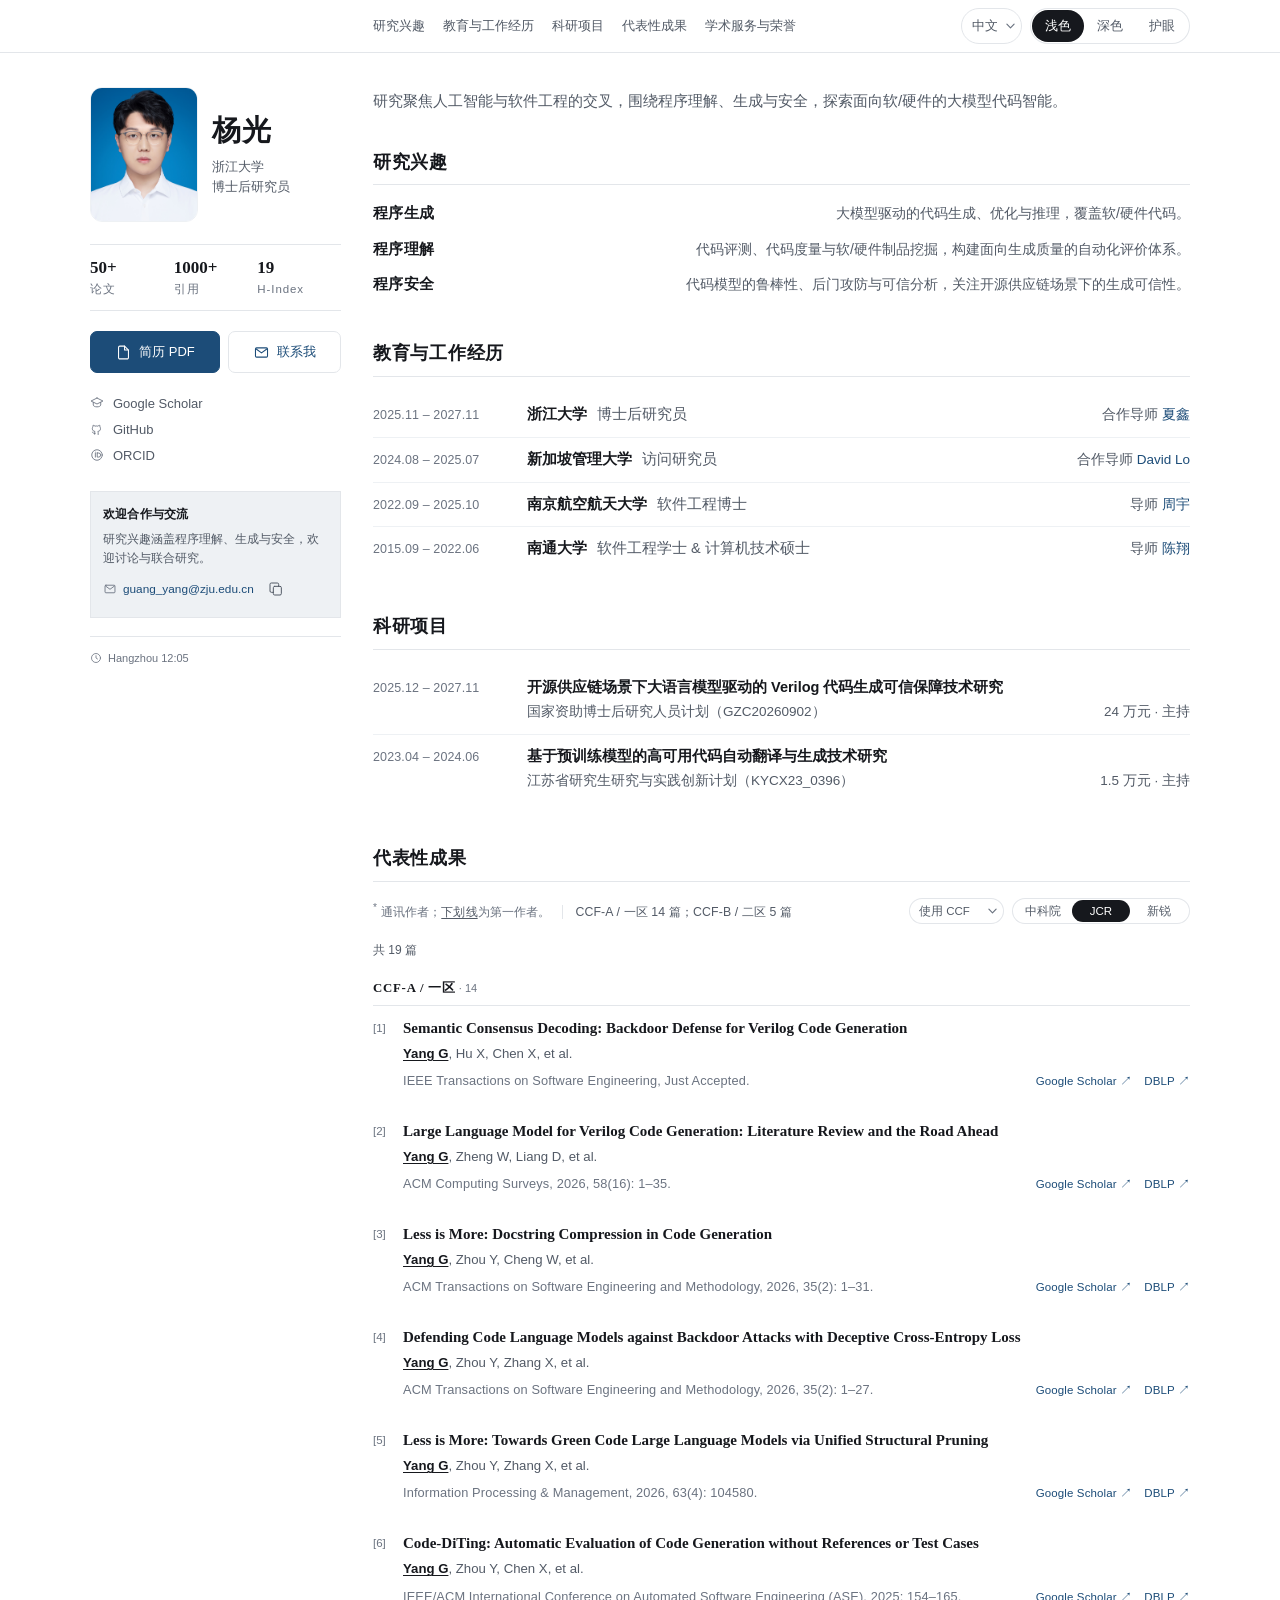
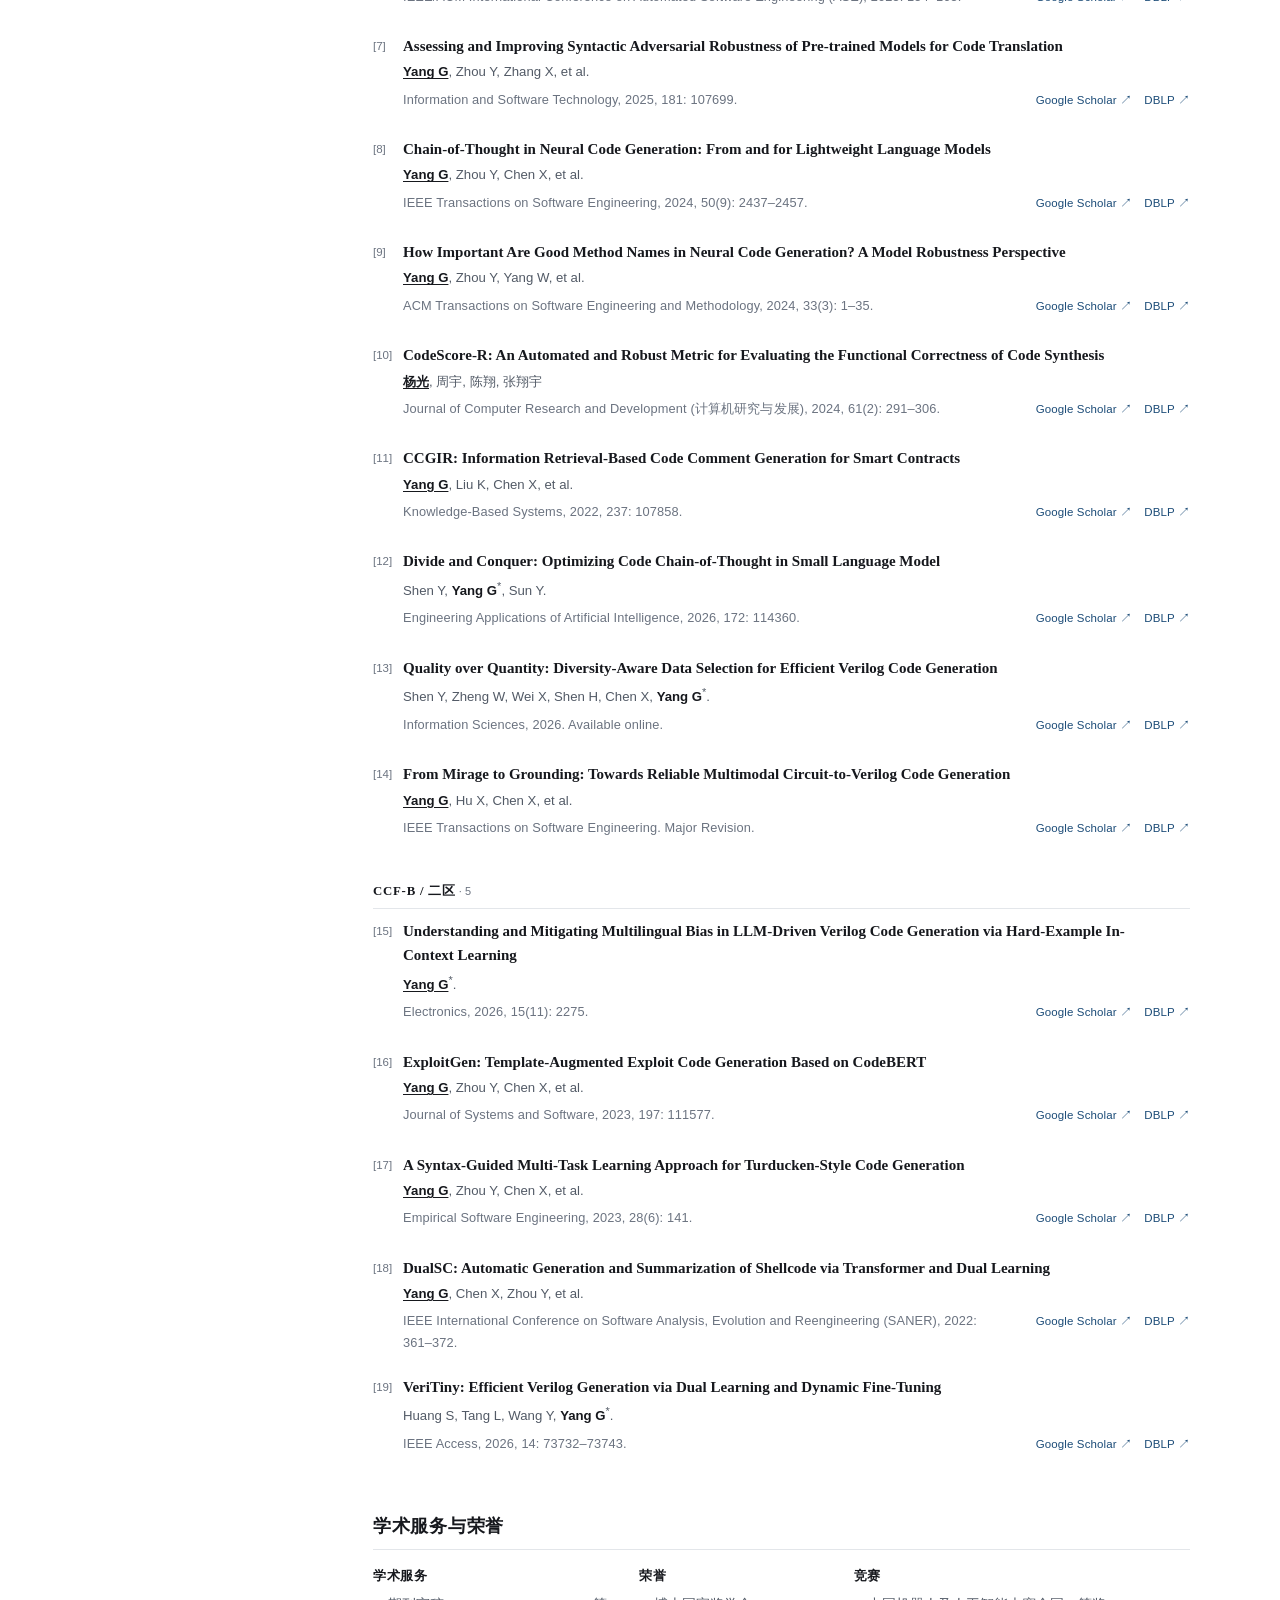
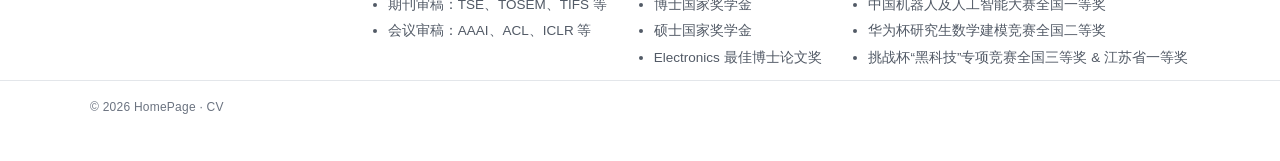
<file: index.html>
<!DOCTYPE html>
<html lang="zh-CN" data-lang="zh" data-theme="light">
<head>
  <meta charset="UTF-8">
  <meta name="viewport" content="width=device-width, initial-scale=1">
  <title>Guang Yang · 杨光</title>
  <meta name="description" content="杨光，浙江大学博士后研究员，研究聚焦人工智能与软件工程的交叉，涵盖程序理解、生成与安全。">
  <meta name="author" content="Guang Yang · 杨光">
  <meta property="og:type" content="profile">
  <meta property="og:title" content="Guang Yang · 杨光">
  <meta property="og:description" content="浙江大学博士后研究员，研究方向包括程序理解、生成与安全。">
  <meta name="twitter:card" content="summary">
  <meta name="twitter:title" content="Guang Yang · 杨光">
  <meta name="twitter:description" content="浙江大学博士后研究员，研究方向包括程序理解、生成与安全。">
  <meta name="theme-color" content="#ffffff">
  <link rel="icon" type="image/svg+xml" href="assets/logo.svg">
  <link rel="stylesheet" href="layui/css/layui.css">
  <link rel="stylesheet" href="assets/style.css">
  <script>
    (function () {
      try {
        var savedTheme = localStorage.getItem('theme');
        var theme = ['light', 'dark', 'eye'].indexOf(savedTheme) !== -1 ? savedTheme :
          (window.matchMedia('(prefers-color-scheme: dark)').matches ? 'dark' : 'light');
        document.documentElement.dataset.theme = theme;

        var lang = localStorage.getItem('lang') || 'zh';
        document.documentElement.dataset.lang = lang;
        document.documentElement.lang = lang === 'zh' ? 'zh-CN' : 'en';
      } catch (e) {}
    })();
  </script>
</head>
<body>
  <header class="topbar">
    <div class="layui-container">
      <div class="layui-row layui-col-space32 topbar-inner">
        <div class="layui-col-xs12 layui-col-md3 topbar-quip">
          <p class="quip" id="quip" hidden></p>
        </div>
        <div class="layui-col-xs12 layui-col-md9 topbar-main">
          <div class="topbar-tools">
            <nav class="content-nav" id="nav" data-i18n-label="nav.label" aria-label="Sections">
              <a href="#research" data-i18n="nav.research">研究兴趣</a>
              <a href="#experience" data-i18n="nav.experience">教育与工作经历</a>
              <a href="#projects" data-i18n="nav.projects">科研项目</a>
              <a href="#publications" data-i18n="nav.publications">代表性成果</a>
              <a href="#service" data-i18n="nav.service">学术服务与荣誉</a>
            </nav>

            <div class="controls">
              <span class="lang-select">
                <select id="lang-toggle" data-i18n-label="lang.label" aria-label="Language">
                  <option value="zh">中文</option>
                  <option value="en">EN</option>
                </select>
                <svg class="lang-caret" viewBox="0 0 10 6" aria-hidden="true">
                  <path d="M1 1l4 4 4-4" fill="none" stroke="currentColor" stroke-width="1.3"
                    stroke-linecap="round" stroke-linejoin="round" />
                </svg>
              </span>

              <div class="theme-switch" role="group" data-i18n-label="theme.label" aria-label="Theme">
                <span class="theme-switch-thumb" aria-hidden="true"></span>
                <button class="theme-option" type="button" data-theme-value="light" aria-pressed="false"
                  data-i18n="theme.light">Light</button>
                <button class="theme-option" type="button" data-theme-value="dark" aria-pressed="false"
                  data-i18n="theme.dark">Dark</button>
                <button class="theme-option" type="button" data-theme-value="eye" aria-pressed="false"
                  data-i18n="theme.eye">护眼</button>
              </div>
            </div>
          </div>
        </div>
      </div>
    </div>
  </header>

  <div class="layui-container">
    <div class="layui-row layui-col-space32 layout">
      <aside class="layui-col-xs12 layui-col-md3 sidebar" id="sidebar" data-i18n-label="profile.label" aria-label="Profile"></aside>

      <main id="main" class="layui-col-xs12 layui-col-md9 content">
        <div id="content-body"></div>
        <p class="load-error" id="load-error" hidden data-i18n="error.load">
          无法加载 data/site.js。请确认它和本页在同一目录。
        </p>
      </main>
    </div>
  </div>

  <footer class="site-footer">
    <div class="layui-container">
      <div class="footer-inner">
        <p id="copyright"></p>
        <p id="updated"></p>
      </div>
    </div>
  </footer>

  <button type="button" class="back-to-top" id="back-to-top" hidden data-i18n-label="navigation.top" aria-label="回到顶部">
    <svg viewBox="0 0 24 24" aria-hidden="true"><path d="m6 13 6-6 6 6M12 7v12" fill="none" stroke="currentColor" stroke-width="1.7" stroke-linecap="round" stroke-linejoin="round"/></svg>
  </button>

  <script src="layui/layui.js"></script>
  <script src="data/site.js"></script>
  <script src="data/profile.js"></script>
  <script src="data/research.js"></script>
  <script src="data/experience.js"></script>
  <script src="data/projects.js"></script>
  <script src="data/publications.js"></script>
  <script src="data/service.js"></script>
  <script src="assets/script.js"></script>
</body>
</html>
</file>
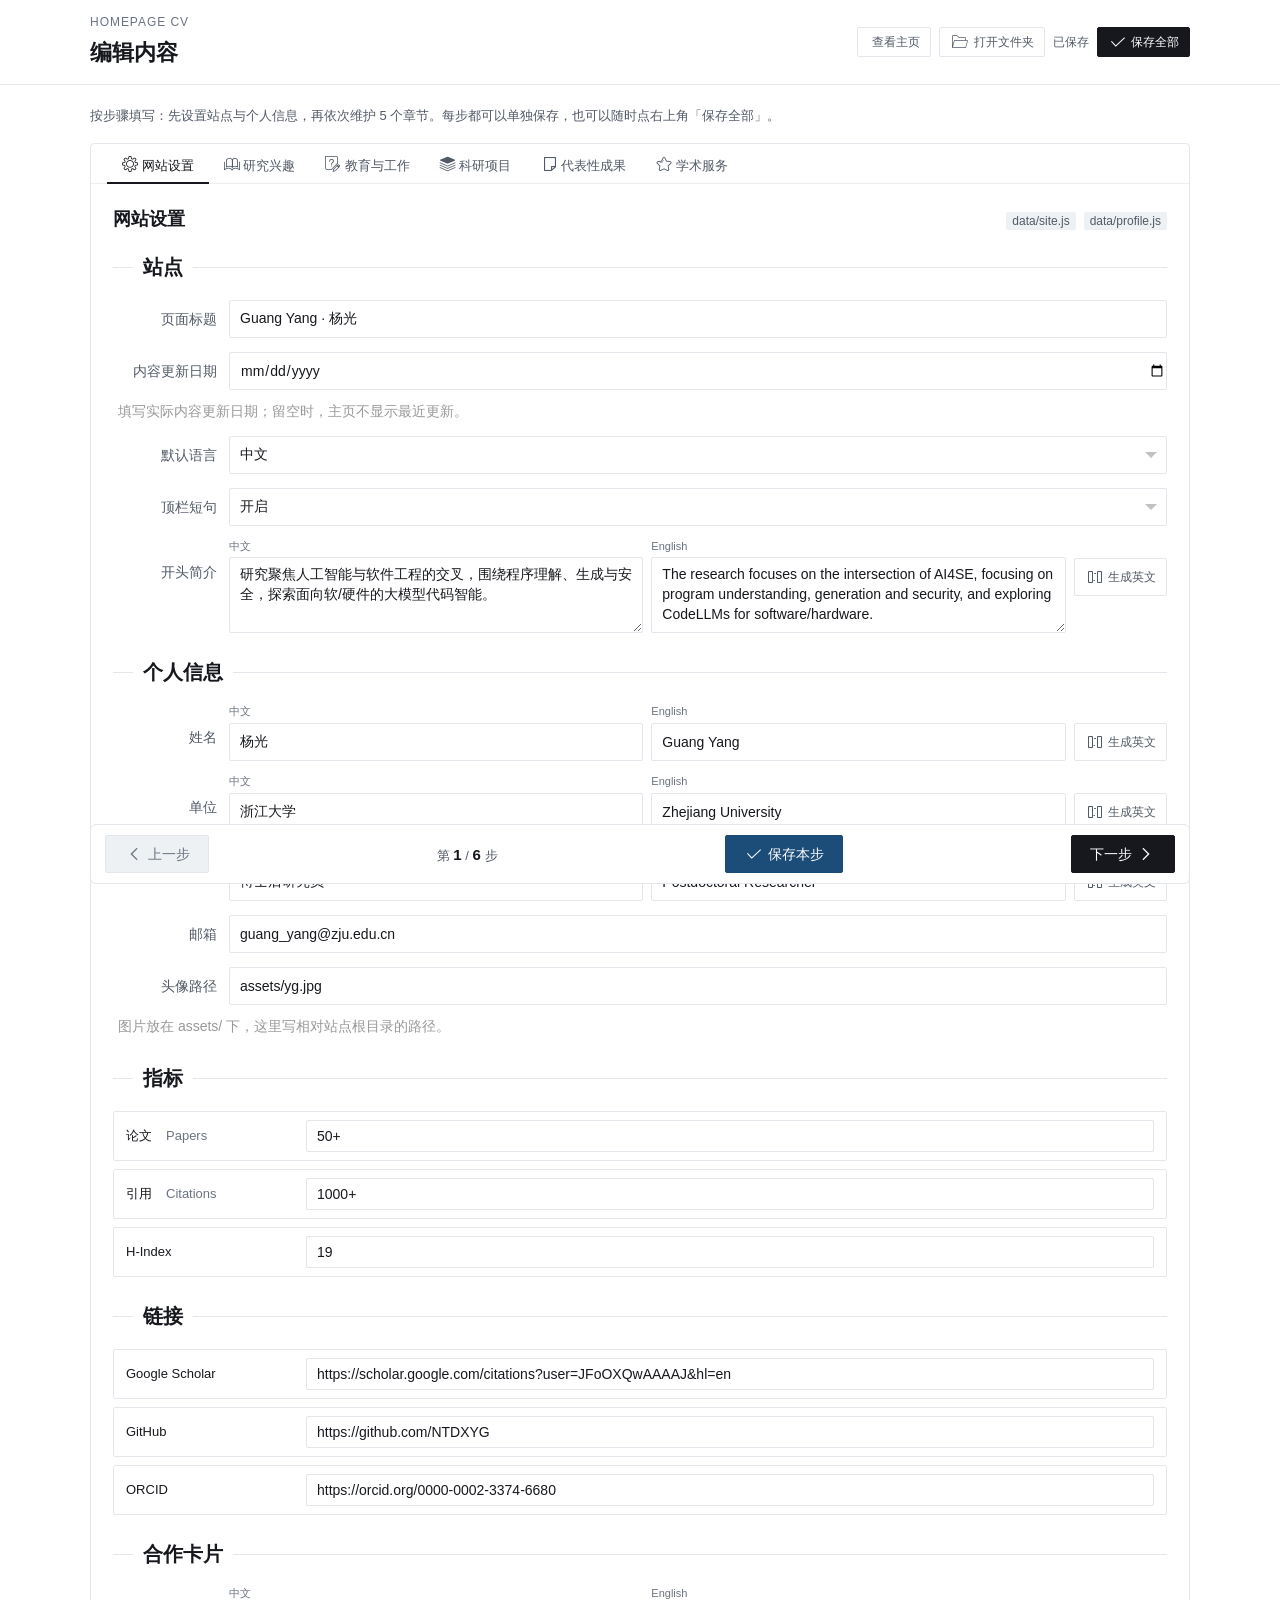
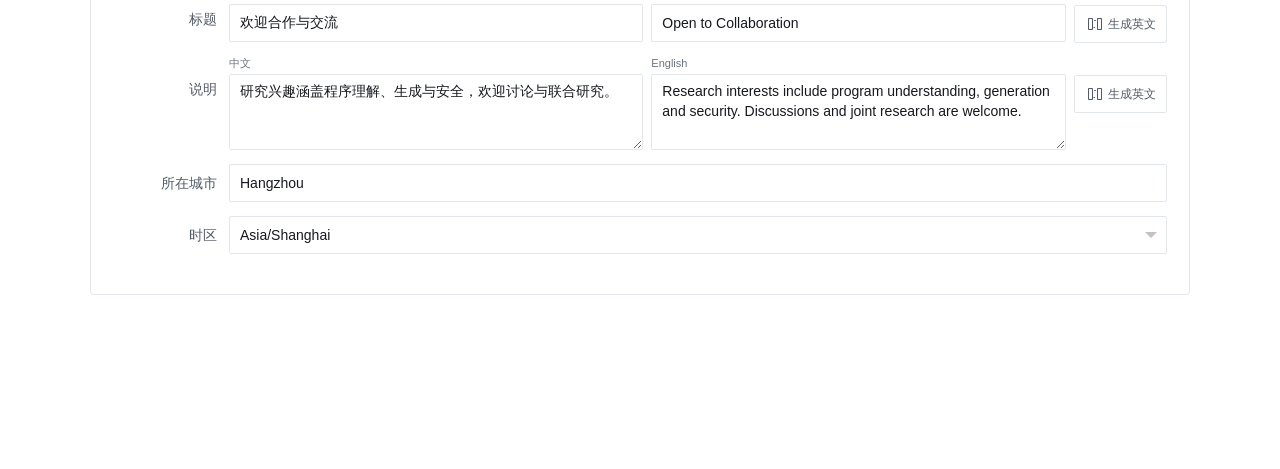
<file: edit.html>
<!DOCTYPE html>
<html lang="zh-CN">
<head>
  <meta charset="UTF-8">
  <meta name="viewport" content="width=device-width, initial-scale=1">
  <title>编辑内容 · Homepage CV</title>
  <link rel="icon" type="image/svg+xml" href="assets/logo.svg">
  <link rel="stylesheet" href="layui/css/layui.css">
  <link rel="stylesheet" href="assets/edit.css">
</head>
<body class="editor">
  <header class="editor-top">
    <div class="editor-top-inner">
      <div>
        <p class="editor-kicker">Homepage CV</p>
        <h1>编辑内容</h1>
      </div>
      <div class="editor-actions">
        <a class="layui-btn layui-btn-primary layui-btn-sm" href="index.html" target="_blank">
          <i class="layui-icon layui-icon-preview"></i> 查看主页
        </a>
        <button type="button" class="layui-btn layui-btn-primary layui-btn-sm" data-action="open-folder">
          <i class="layui-icon layui-icon-folder-open"></i> 打开文件夹
        </button>
        <span class="editor-status" id="editor-status" data-state="saved" aria-live="polite">已保存</span>
        <button type="button" class="layui-btn layui-btn-sm" data-action="save-all">
          <i class="layui-icon layui-icon-ok"></i> 保存全部
        </button>
      </div>
    </div>
  </header>

  <p class="banner layui-elem-quote layui-quote-nm" id="banner" hidden>
    没有读到当前目录的 data/*.js。请确认这些文件和本页在一起，或点「打开文件夹」。
  </p>
  <input id="folder-input" type="file" webkitdirectory multiple hidden>

  <main class="editor-main" id="main">
    <p class="lead">
      按步骤填写：先设置站点与个人信息，再依次维护 5 个章节。每步都可以单独保存，也可以随时点右上角「保存全部」。
    </p>

    <div class="layui-tab layui-tab-brief editor-steps" lay-filter="steps">
      <ul class="layui-tab-title">
        <li class="layui-this"><i class="layui-icon layui-icon-set"></i> 网站设置</li>
        <li><i class="layui-icon layui-icon-read"></i> 研究兴趣</li>
        <li><i class="layui-icon layui-icon-survey"></i> 教育与工作</li>
        <li><i class="layui-icon layui-icon-template-1"></i> 科研项目</li>
        <li><i class="layui-icon layui-icon-file-b"></i> 代表性成果</li>
        <li><i class="layui-icon layui-icon-star"></i> 学术服务</li>
      </ul>

      <div class="layui-tab-content">
        <div class="layui-tab-item layui-show">
          <div class="step-head">
            <h2>网站设置</h2>
            <p class="step-file">
              <span class="layui-badge layui-bg-gray">data/site.js</span>
              <span class="layui-badge layui-bg-gray">data/profile.js</span>
            </p>
          </div>
          <div class="layui-form" lay-filter="editor-site">
            <fieldset class="layui-elem-field layui-field-title">
              <legend>站点</legend>
            </fieldset>
            <div data-body="site"></div>
            <fieldset class="layui-elem-field layui-field-title">
              <legend>个人信息</legend>
            </fieldset>
            <div data-body="profile"></div>
          </div>
        </div>

        <div class="layui-tab-item">
          <div class="step-head">
            <h2>研究兴趣</h2>
            <p class="step-file"><span class="layui-badge layui-bg-gray">data/research.js</span></p>
          </div>
          <div class="layui-form" lay-filter="editor-research" data-body="research"></div>
        </div>

        <div class="layui-tab-item">
          <div class="step-head">
            <h2>教育与工作</h2>
            <p class="step-file"><span class="layui-badge layui-bg-gray">data/experience.js</span></p>
          </div>
          <div class="layui-form" lay-filter="editor-experience" data-body="experience"></div>
        </div>

        <div class="layui-tab-item">
          <div class="step-head">
            <h2>科研项目</h2>
            <p class="step-file"><span class="layui-badge layui-bg-gray">data/projects.js</span></p>
          </div>
          <div class="layui-form" lay-filter="editor-projects" data-body="projects"></div>
        </div>

        <div class="layui-tab-item">
          <div class="step-head">
            <h2>代表性成果</h2>
            <p class="step-file"><span class="layui-badge layui-bg-gray">data/publications.js</span></p>
          </div>
          <div class="layui-form" lay-filter="editor-publications" data-body="publications"></div>
        </div>

        <div class="layui-tab-item">
          <div class="step-head">
            <h2>学术服务</h2>
            <p class="step-file"><span class="layui-badge layui-bg-gray">data/service.js</span></p>
          </div>
          <div class="layui-form" lay-filter="editor-service" data-body="service"></div>
        </div>
      </div>
    </div>

    <div class="editor-pager">
      <button type="button" class="layui-btn layui-btn-primary" data-action="prev-step">
        <i class="layui-icon layui-icon-left"></i> 上一步
      </button>
      <span class="editor-progress">第 <b id="step-now">1</b> / <b id="step-total">6</b> 步</span>
      <button type="button" class="layui-btn layui-btn-normal" data-action="save-step">
        <i class="layui-icon layui-icon-ok"></i> 保存本步
      </button>
      <button type="button" class="layui-btn" data-action="next-step">
        下一步 <i class="layui-icon layui-icon-right"></i>
      </button>
    </div>
  </main>

  <script src="layui/layui.js"></script>
  <script src="data/site.js"></script>
  <script src="data/profile.js"></script>
  <script src="data/research.js"></script>
  <script src="data/experience.js"></script>
  <script src="data/projects.js"></script>
  <script src="data/publications.js"></script>
  <script src="data/service.js"></script>
  <script src="assets/edit.js"></script>
</body>
</html>
</file>
<file: layui/css/layui.css>
blockquote,body,button,dd,div,dl,dt,form,h1,h2,h3,h4,h5,h6,input,li,ol,p,pre,td,textarea,th,ul{margin:0;padding:0;-webkit-tap-highlight-color:rgba(0,0,0,0)}a:active,a:hover{outline:0}img{display:inline-block;border:none;vertical-align:middle}li{list-style:none}table{border-collapse:collapse;border-spacing:0}h1,h2,h3,h4,h5,h6{font-weight:700}h5,h6{font-size:100%}button,input,select,textarea{font-size:100%}button,input,optgroup,option,select,textarea{font-family:inherit;font-size:inherit;font-style:inherit;font-weight:inherit;outline:0}pre{white-space:pre-wrap;word-wrap:break-word}body{line-height:1.6;color:rgba(0,0,0,.85);font-size:14px;font-family:-apple-system,Roboto,'PingFang SC','Helvetica Neue',Arial,sans-serif,'Apple Color Emoji','Segoe UI Emoji','Segoe UI Symbol','Noto Color Emoji'}hr{height:0;line-height:0;margin:10px 0;padding:0;border:none;border-bottom:1px solid #eee;clear:both;overflow:hidden;background:0 0}a{color:#333;text-decoration:none}a cite{font-style:normal}.layui-border-box,.layui-border-box *{box-sizing:border-box}.layui-box,.layui-box *{box-sizing:content-box}.layui-clear{clear:both}.layui-clear:after{content:'\20';clear:both;display:block;height:0}.layui-clear-space{word-spacing:-5px}.layui-inline{position:relative;display:inline-block;vertical-align:middle}.layui-edge{position:relative;display:inline-block;vertical-align:middle;width:0;height:0;border-width:6px;border-style:dashed;border-color:transparent;overflow:hidden}.layui-edge-top{top:-4px;border-bottom-color:#999;border-bottom-style:solid}.layui-edge-right{border-left-color:#999;border-left-style:solid}.layui-edge-bottom{top:2px;border-top-color:#999;border-top-style:solid}.layui-edge-left{border-right-color:#999;border-right-style:solid}.layui-elip,.layui-ellip{text-overflow:ellipsis;overflow:hidden;white-space:nowrap}.layui-disabled,.layui-icon,.layui-unselect{-webkit-user-select:none;-moz-user-select:none;-ms-user-select:none;user-select:none}.layui-disabled,.layui-disabled:hover{color:#d2d2d2!important;cursor:not-allowed!important}.layui-circle{border-radius:100%}.layui-show{display:block!important}.layui-hide{display:none!important}.layui-show-v{visibility:visible!important}.layui-hide-v{visibility:hidden!important}@font-face{font-family:layui-icon;src:url(../font/iconfont.eot?v=293);src:url(../font/iconfont.eot?v=293#iefix) format('embedded-opentype'),url(../font/iconfont.woff2?v=293) format('woff2'),url(../font/iconfont.woff?v=293) format('woff'),url(../font/iconfont.ttf?v=293) format('truetype'),url(../font/iconfont.svg?v=293#layui-icon) format('svg')}.layui-icon{font-family:layui-icon!important;font-size:16px;font-style:normal;-webkit-font-smoothing:antialiased;-moz-osx-font-smoothing:grayscale}.layui-icon-sound:before{content:'\e69d'}.layui-icon-bot:before{content:'\e7d6'}.layui-icon-leaf:before{content:'\e701'}.layui-icon-folder:before{content:'\eabe'}.layui-icon-folder-open:before{content:'\eac1'}.layui-icon-gitee:before{content:'\e69b'}.layui-icon-github:before{content:'\e6a7'}.layui-icon-disabled:before{content:'\e6cc'}.layui-icon-moon:before{content:'\e6c2'}.layui-icon-error:before{content:'\e693'}.layui-icon-success:before{content:'\e697'}.layui-icon-question:before{content:'\e699'}.layui-icon-lock:before{content:'\e69a'}.layui-icon-eye:before{content:'\e695'}.layui-icon-eye-invisible:before{content:'\e696'}.layui-icon-backspace:before{content:'\e694'}.layui-icon-tips-fill:before{content:'\eb2e'}.layui-icon-test:before{content:'\e692'}.layui-icon-clear:before{content:'\e788'}.layui-icon-heart-fill:before{content:'\e68f'}.layui-icon-light:before{content:'\e748'}.layui-icon-music:before{content:'\e690'}.layui-icon-time:before{content:'\e68d'}.layui-icon-ie:before{content:'\e7bb'}.layui-icon-firefox:before{content:'\e686'}.layui-icon-at:before{content:'\e687'}.layui-icon-bluetooth:before{content:'\e689'}.layui-icon-chrome:before{content:'\e68a'}.layui-icon-edge:before{content:'\e68b'}.layui-icon-heart:before{content:'\e68c'}.layui-icon-key:before{content:'\e683'}.layui-icon-android:before{content:'\e684'}.layui-icon-mike:before{content:'\e6dc'}.layui-icon-mute:before{content:'\e685'}.layui-icon-gift:before{content:'\e627'}.layui-icon-windows:before{content:'\e67f'}.layui-icon-ios:before{content:'\e680'}.layui-icon-logout:before{content:'\e682'}.layui-icon-wifi:before{content:'\e7e0'}.layui-icon-rss:before{content:'\e808'}.layui-icon-email:before{content:'\e618'}.layui-icon-reduce-circle:before{content:'\e616'}.layui-icon-transfer:before{content:'\e691'}.layui-icon-service:before{content:'\e626'}.layui-icon-addition:before{content:'\e624'}.layui-icon-subtraction:before{content:'\e67e'}.layui-icon-slider:before{content:'\e714'}.layui-icon-print:before{content:'\e66d'}.layui-icon-export:before{content:'\e67d'}.layui-icon-cols:before{content:'\e610'}.layui-icon-screen-full:before{content:'\e622'}.layui-icon-screen-restore:before{content:'\e758'}.layui-icon-rate-half:before{content:'\e6c9'}.layui-icon-rate-solid:before{content:'\e67a'}.layui-icon-rate:before{content:'\e67b'}.layui-icon-cellphone:before{content:'\e678'}.layui-icon-vercode:before{content:'\e679'}.layui-icon-login-weibo:before{content:'\e675'}.layui-icon-login-qq:before{content:'\e676'}.layui-icon-login-wechat:before{content:'\e677'}.layui-icon-username:before{content:'\e66f'}.layui-icon-password:before{content:'\e673'}.layui-icon-refresh-3:before{content:'\e9aa'}.layui-icon-auz:before{content:'\e672'}.layui-icon-shrink-right:before{content:'\e668'}.layui-icon-spread-left:before{content:'\e66b'}.layui-icon-snowflake:before{content:'\e6b1'}.layui-icon-tips:before{content:'\e702'}.layui-icon-note:before{content:'\e66e'}.layui-icon-senior:before{content:'\e674'}.layui-icon-refresh-1:before{content:'\e666'}.layui-icon-refresh:before{content:'\e669'}.layui-icon-flag:before{content:'\e66c'}.layui-icon-theme:before{content:'\e66a'}.layui-icon-notice:before{content:'\e667'}.layui-icon-console:before{content:'\e665'}.layui-icon-website:before{content:'\e7ae'}.layui-icon-face-surprised:before{content:'\e664'}.layui-icon-set:before{content:'\e716'}.layui-icon-template:before{content:'\e663'}.layui-icon-app:before{content:'\e653'}.layui-icon-template-1:before{content:'\e656'}.layui-icon-home:before{content:'\e68e'}.layui-icon-female:before{content:'\e661'}.layui-icon-male:before{content:'\e662'}.layui-icon-tread:before{content:'\e6c5'}.layui-icon-praise:before{content:'\e6c6'}.layui-icon-rmb:before{content:'\e65e'}.layui-icon-more:before{content:'\e65f'}.layui-icon-camera:before{content:'\e660'}.layui-icon-cart-simple:before{content:'\e698'}.layui-icon-face-cry:before{content:'\e69c'}.layui-icon-face-smile:before{content:'\e6af'}.layui-icon-survey:before{content:'\e6b2'}.layui-icon-read:before{content:'\e705'}.layui-icon-location:before{content:'\e715'}.layui-icon-dollar:before{content:'\e659'}.layui-icon-diamond:before{content:'\e735'}.layui-icon-return:before{content:'\e65c'}.layui-icon-camera-fill:before{content:'\e65d'}.layui-icon-fire:before{content:'\e756'}.layui-icon-more-vertical:before{content:'\e671'}.layui-icon-cart:before{content:'\e657'}.layui-icon-star-fill:before{content:'\e658'}.layui-icon-prev:before{content:'\e65a'}.layui-icon-next:before{content:'\e65b'}.layui-icon-upload:before{content:'\e67c'}.layui-icon-upload-drag:before{content:'\e681'}.layui-icon-user:before{content:'\e770'}.layui-icon-file-b:before{content:'\e655'}.layui-icon-component:before{content:'\e857'}.layui-icon-find-fill:before{content:'\e670'}.layui-icon-loading:before{content:'\e63d'}.layui-icon-loading-1:before{content:'\e63e'}.layui-icon-add-1:before{content:'\e654'}.layui-icon-pause:before{content:'\e651'}.layui-icon-play:before{content:'\e652'}.layui-icon-video:before{content:'\e6ed'}.layui-icon-headset:before{content:'\e6fc'}.layui-icon-voice:before{content:'\e688'}.layui-icon-speaker:before{content:'\e645'}.layui-icon-fonts-del:before{content:'\e64f'}.layui-icon-fonts-html:before{content:'\e64b'}.layui-icon-fonts-code:before{content:'\e64e'}.layui-icon-fonts-strong:before{content:'\e62b'}.layui-icon-unlink:before{content:'\e64d'}.layui-icon-picture:before{content:'\e64a'}.layui-icon-link:before{content:'\e64c'}.layui-icon-face-smile-b:before{content:'\e650'}.layui-icon-align-center:before{content:'\e647'}.layui-icon-align-right:before{content:'\e648'}.layui-icon-align-left:before{content:'\e649'}.layui-icon-fonts-u:before{content:'\e646'}.layui-icon-fonts-i:before{content:'\e644'}.layui-icon-tabs:before{content:'\e62a'}.layui-icon-circle:before{content:'\e63f'}.layui-icon-radio:before{content:'\e643'}.layui-icon-share:before{content:'\e641'}.layui-icon-edit:before{content:'\e642'}.layui-icon-delete:before{content:'\e640'}.layui-icon-engine:before{content:'\e628'}.layui-icon-chart-screen:before{content:'\e629'}.layui-icon-chart:before{content:'\e62c'}.layui-icon-table:before{content:'\e62d'}.layui-icon-tree:before{content:'\e62e'}.layui-icon-upload-circle:before{content:'\e62f'}.layui-icon-templeate-1:before{content:'\e630'}.layui-icon-util:before{content:'\e631'}.layui-icon-layouts:before{content:'\e632'}.layui-icon-prev-circle:before{content:'\e633'}.layui-icon-carousel:before{content:'\e634'}.layui-icon-code-circle:before{content:'\e635'}.layui-icon-water:before{content:'\e636'}.layui-icon-date:before{content:'\e637'}.layui-icon-layer:before{content:'\e638'}.layui-icon-fonts-clear:before{content:'\e639'}.layui-icon-dialogue:before{content:'\e63a'}.layui-icon-cellphone-fine:before{content:'\e63b'}.layui-icon-form:before{content:'\e63c'}.layui-icon-file:before{content:'\e621'}.layui-icon-triangle-r:before{content:'\e623'}.layui-icon-triangle-d:before{content:'\e625'}.layui-icon-set-sm:before{content:'\e620'}.layui-icon-add-circle:before{content:'\e61f'}.layui-icon-layim-download:before{content:'\e61e'}.layui-icon-layim-uploadfile:before{content:'\e61d'}.layui-icon-404:before{content:'\e61c'}.layui-icon-about:before{content:'\e60b'}.layui-icon-layim-theme:before{content:'\e61b'}.layui-icon-down:before{content:'\e61a'}.layui-icon-up:before{content:'\e619'}.layui-icon-circle-dot:before{content:'\e617'}.layui-icon-set-fill:before{content:'\e614'}.layui-icon-search:before{content:'\e615'}.layui-icon-friends:before{content:'\e612'}.layui-icon-group:before{content:'\e613'}.layui-icon-reply-fill:before{content:'\e611'}.layui-icon-menu-fill:before{content:'\e60f'}.layui-icon-face-smile-fine:before{content:'\e60c'}.layui-icon-picture-fine:before{content:'\e60d'}.layui-icon-log:before{content:'\e60e'}.layui-icon-list:before{content:'\e60a'}.layui-icon-release:before{content:'\e609'}.layui-icon-add-circle-fine:before{content:'\e608'}.layui-icon-ok:before{content:'\e605'}.layui-icon-help:before{content:'\e607'}.layui-icon-chat:before{content:'\e606'}.layui-icon-top:before{content:'\e604'}.layui-icon-right:before{content:'\e602'}.layui-icon-left:before{content:'\e603'}.layui-icon-star:before{content:'\e600'}.layui-icon-download-circle:before{content:'\e601'}.layui-icon-close:before{content:'\1006'}.layui-icon-close-fill:before{content:'\1007'}.layui-icon-ok-circle:before{content:'\1005'}.layui-main{position:relative;width:1160px;margin:0 auto}.layui-header{position:relative;z-index:1000;height:60px}.layui-header a:hover{-webkit-transition:all .5s;transition:all .5s}.layui-side{position:fixed;left:0;top:0;bottom:0;z-index:999;width:200px;overflow-x:hidden}.layui-side-scroll{position:relative;width:220px;height:100%;overflow-x:hidden}.layui-body{position:relative;left:200px;right:0;top:0;bottom:0;width:auto;box-sizing:border-box}.layui-layout-body{overflow-x:hidden}.layui-layout-admin .layui-header{position:fixed;top:0;left:0;right:0;background-color:#23292e}.layui-layout-admin .layui-side{top:60px;width:200px;overflow-x:hidden}.layui-layout-admin .layui-body{position:absolute;top:60px;padding-bottom:44px}.layui-layout-admin .layui-main{width:auto;margin:0 15px}.layui-layout-admin .layui-footer{position:fixed;left:200px;right:0;bottom:0;z-index:990;height:44px;line-height:44px;padding:0 15px;box-shadow:-1px 0 4px rgb(0 0 0 / 12%);background-color:#fafafa}.layui-layout-admin .layui-logo{position:absolute;left:0;top:0;width:200px;height:100%;line-height:60px;text-align:center;color:#16baaa;font-size:16px;box-shadow:0 1px 2px 0 rgb(0 0 0 / 15%)}.layui-layout-admin .layui-header .layui-nav{background:0 0}.layui-layout-left{position:absolute!important;left:200px;top:0}.layui-layout-right{position:absolute!important;right:0;top:0}.layui-container{position:relative;margin:0 auto;box-sizing:border-box}.layui-fluid{position:relative;margin:0 auto;padding:0 15px}.layui-row:after,.layui-row:before{content:'';display:block;clear:both}.layui-col-lg1,.layui-col-lg10,.layui-col-lg11,.layui-col-lg12,.layui-col-lg2,.layui-col-lg3,.layui-col-lg4,.layui-col-lg5,.layui-col-lg6,.layui-col-lg7,.layui-col-lg8,.layui-col-lg9,.layui-col-md1,.layui-col-md10,.layui-col-md11,.layui-col-md12,.layui-col-md2,.layui-col-md3,.layui-col-md4,.layui-col-md5,.layui-col-md6,.layui-col-md7,.layui-col-md8,.layui-col-md9,.layui-col-sm1,.layui-col-sm10,.layui-col-sm11,.layui-col-sm12,.layui-col-sm2,.layui-col-sm3,.layui-col-sm4,.layui-col-sm5,.layui-col-sm6,.layui-col-sm7,.layui-col-sm8,.layui-col-sm9,.layui-col-xl1,.layui-col-xl10,.layui-col-xl11,.layui-col-xl12,.layui-col-xl2,.layui-col-xl3,.layui-col-xl4,.layui-col-xl5,.layui-col-xl6,.layui-col-xl7,.layui-col-xl8,.layui-col-xl9,.layui-col-xs1,.layui-col-xs10,.layui-col-xs11,.layui-col-xs12,.layui-col-xs2,.layui-col-xs3,.layui-col-xs4,.layui-col-xs5,.layui-col-xs6,.layui-col-xs7,.layui-col-xs8,.layui-col-xs9{position:relative;display:block;box-sizing:border-box}.layui-col-xs1,.layui-col-xs10,.layui-col-xs11,.layui-col-xs12,.layui-col-xs2,.layui-col-xs3,.layui-col-xs4,.layui-col-xs5,.layui-col-xs6,.layui-col-xs7,.layui-col-xs8,.layui-col-xs9{float:left}.layui-col-xs1{width:8.33333333%}.layui-col-xs2{width:16.66666667%}.layui-col-xs3{width:25%}.layui-col-xs4{width:33.33333333%}.layui-col-xs5{width:41.66666667%}.layui-col-xs6{width:50%}.layui-col-xs7{width:58.33333333%}.layui-col-xs8{width:66.66666667%}.layui-col-xs9{width:75%}.layui-col-xs10{width:83.33333333%}.layui-col-xs11{width:91.66666667%}.layui-col-xs12{width:100%}.layui-col-xs-offset1{margin-left:8.33333333%}.layui-col-xs-offset2{margin-left:16.66666667%}.layui-col-xs-offset3{margin-left:25%}.layui-col-xs-offset4{margin-left:33.33333333%}.layui-col-xs-offset5{margin-left:41.66666667%}.layui-col-xs-offset6{margin-left:50%}.layui-col-xs-offset7{margin-left:58.33333333%}.layui-col-xs-offset8{margin-left:66.66666667%}.layui-col-xs-offset9{margin-left:75%}.layui-col-xs-offset10{margin-left:83.33333333%}.layui-col-xs-offset11{margin-left:91.66666667%}.layui-col-xs-offset12{margin-left:100%}@media screen and (max-width:767.98px){.layui-container{padding:0 15px}.layui-hide-xs{display:none!important}.layui-show-xs-block{display:block!important}.layui-show-xs-inline{display:inline!important}.layui-show-xs-inline-block{display:inline-block!important}}@media screen and (min-width:768px){.layui-container{width:720px}.layui-hide-sm{display:none!important}.layui-show-sm-block{display:block!important}.layui-show-sm-inline{display:inline!important}.layui-show-sm-inline-block{display:inline-block!important}.layui-col-sm1,.layui-col-sm10,.layui-col-sm11,.layui-col-sm12,.layui-col-sm2,.layui-col-sm3,.layui-col-sm4,.layui-col-sm5,.layui-col-sm6,.layui-col-sm7,.layui-col-sm8,.layui-col-sm9{float:left}.layui-col-sm1{width:8.33333333%}.layui-col-sm2{width:16.66666667%}.layui-col-sm3{width:25%}.layui-col-sm4{width:33.33333333%}.layui-col-sm5{width:41.66666667%}.layui-col-sm6{width:50%}.layui-col-sm7{width:58.33333333%}.layui-col-sm8{width:66.66666667%}.layui-col-sm9{width:75%}.layui-col-sm10{width:83.33333333%}.layui-col-sm11{width:91.66666667%}.layui-col-sm12{width:100%}.layui-col-sm-offset1{margin-left:8.33333333%}.layui-col-sm-offset2{margin-left:16.66666667%}.layui-col-sm-offset3{margin-left:25%}.layui-col-sm-offset4{margin-left:33.33333333%}.layui-col-sm-offset5{margin-left:41.66666667%}.layui-col-sm-offset6{margin-left:50%}.layui-col-sm-offset7{margin-left:58.33333333%}.layui-col-sm-offset8{margin-left:66.66666667%}.layui-col-sm-offset9{margin-left:75%}.layui-col-sm-offset10{margin-left:83.33333333%}.layui-col-sm-offset11{margin-left:91.66666667%}.layui-col-sm-offset12{margin-left:100%}}@media screen and (min-width:992px){.layui-container{width:960px}.layui-hide-md{display:none!important}.layui-show-md-block{display:block!important}.layui-show-md-inline{display:inline!important}.layui-show-md-inline-block{display:inline-block!important}.layui-col-md1,.layui-col-md10,.layui-col-md11,.layui-col-md12,.layui-col-md2,.layui-col-md3,.layui-col-md4,.layui-col-md5,.layui-col-md6,.layui-col-md7,.layui-col-md8,.layui-col-md9{float:left}.layui-col-md1{width:8.33333333%}.layui-col-md2{width:16.66666667%}.layui-col-md3{width:25%}.layui-col-md4{width:33.33333333%}.layui-col-md5{width:41.66666667%}.layui-col-md6{width:50%}.layui-col-md7{width:58.33333333%}.layui-col-md8{width:66.66666667%}.layui-col-md9{width:75%}.layui-col-md10{width:83.33333333%}.layui-col-md11{width:91.66666667%}.layui-col-md12{width:100%}.layui-col-md-offset1{margin-left:8.33333333%}.layui-col-md-offset2{margin-left:16.66666667%}.layui-col-md-offset3{margin-left:25%}.layui-col-md-offset4{margin-left:33.33333333%}.layui-col-md-offset5{margin-left:41.66666667%}.layui-col-md-offset6{margin-left:50%}.layui-col-md-offset7{margin-left:58.33333333%}.layui-col-md-offset8{margin-left:66.66666667%}.layui-col-md-offset9{margin-left:75%}.layui-col-md-offset10{margin-left:83.33333333%}.layui-col-md-offset11{margin-left:91.66666667%}.layui-col-md-offset12{margin-left:100%}}@media screen and (min-width:1200px){.layui-container{width:1150px}.layui-hide-lg{display:none!important}.layui-show-lg-block{display:block!important}.layui-show-lg-inline{display:inline!important}.layui-show-lg-inline-block{display:inline-block!important}.layui-col-lg1,.layui-col-lg10,.layui-col-lg11,.layui-col-lg12,.layui-col-lg2,.layui-col-lg3,.layui-col-lg4,.layui-col-lg5,.layui-col-lg6,.layui-col-lg7,.layui-col-lg8,.layui-col-lg9{float:left}.layui-col-lg1{width:8.33333333%}.layui-col-lg2{width:16.66666667%}.layui-col-lg3{width:25%}.layui-col-lg4{width:33.33333333%}.layui-col-lg5{width:41.66666667%}.layui-col-lg6{width:50%}.layui-col-lg7{width:58.33333333%}.layui-col-lg8{width:66.66666667%}.layui-col-lg9{width:75%}.layui-col-lg10{width:83.33333333%}.layui-col-lg11{width:91.66666667%}.layui-col-lg12{width:100%}.layui-col-lg-offset1{margin-left:8.33333333%}.layui-col-lg-offset2{margin-left:16.66666667%}.layui-col-lg-offset3{margin-left:25%}.layui-col-lg-offset4{margin-left:33.33333333%}.layui-col-lg-offset5{margin-left:41.66666667%}.layui-col-lg-offset6{margin-left:50%}.layui-col-lg-offset7{margin-left:58.33333333%}.layui-col-lg-offset8{margin-left:66.66666667%}.layui-col-lg-offset9{margin-left:75%}.layui-col-lg-offset10{margin-left:83.33333333%}.layui-col-lg-offset11{margin-left:91.66666667%}.layui-col-lg-offset12{margin-left:100%}}@media screen and (min-width:1400px){.layui-container{width:1330px}.layui-hide-xl{display:none!important}.layui-show-xl-block{display:block!important}.layui-show-xl-inline{display:inline!important}.layui-show-xl-inline-block{display:inline-block!important}.layui-col-xl1,.layui-col-xl10,.layui-col-xl11,.layui-col-xl12,.layui-col-xl2,.layui-col-xl3,.layui-col-xl4,.layui-col-xl5,.layui-col-xl6,.layui-col-xl7,.layui-col-xl8,.layui-col-xl9{float:left}.layui-col-xl1{width:8.33333333%}.layui-col-xl2{width:16.66666667%}.layui-col-xl3{width:25%}.layui-col-xl4{width:33.33333333%}.layui-col-xl5{width:41.66666667%}.layui-col-xl6{width:50%}.layui-col-xl7{width:58.33333333%}.layui-col-xl8{width:66.66666667%}.layui-col-xl9{width:75%}.layui-col-xl10{width:83.33333333%}.layui-col-xl11{width:91.66666667%}.layui-col-xl12{width:100%}.layui-col-xl-offset1{margin-left:8.33333333%}.layui-col-xl-offset2{margin-left:16.66666667%}.layui-col-xl-offset3{margin-left:25%}.layui-col-xl-offset4{margin-left:33.33333333%}.layui-col-xl-offset5{margin-left:41.66666667%}.layui-col-xl-offset6{margin-left:50%}.layui-col-xl-offset7{margin-left:58.33333333%}.layui-col-xl-offset8{margin-left:66.66666667%}.layui-col-xl-offset9{margin-left:75%}.layui-col-xl-offset10{margin-left:83.33333333%}.layui-col-xl-offset11{margin-left:91.66666667%}.layui-col-xl-offset12{margin-left:100%}}.layui-col-space1{margin:-.5px}.layui-col-space1>*{padding:.5px}.layui-col-space2{margin:-1px}.layui-col-space2>*{padding:1px}.layui-col-space4{margin:-2px}.layui-col-space4>*{padding:2px}.layui-col-space5{margin:-2.5px}.layui-col-space5>*{padding:2.5px}.layui-col-space6{margin:-3px}.layui-col-space6>*{padding:3px}.layui-col-space8{margin:-4px}.layui-col-space8>*{padding:4px}.layui-col-space10{margin:-5px}.layui-col-space10>*{padding:5px}.layui-col-space12{margin:-6px}.layui-col-space12>*{padding:6px}.layui-col-space14{margin:-7px}.layui-col-space14>*{padding:7px}.layui-col-space15{margin:-7.5px}.layui-col-space15>*{padding:7.5px}.layui-col-space16{margin:-8px}.layui-col-space16>*{padding:8px}.layui-col-space18{margin:-9px}.layui-col-space18>*{padding:9px}.layui-col-space20{margin:-10px}.layui-col-space20>*{padding:10px}.layui-col-space22{margin:-11px}.layui-col-space22>*{padding:11px}.layui-col-space24{margin:-12px}.layui-col-space24>*{padding:12px}.layui-col-space25{margin:-12.5px}.layui-col-space25>*{padding:12.5px}.layui-col-space26{margin:-13px}.layui-col-space26>*{padding:13px}.layui-col-space28{margin:-14px}.layui-col-space28>*{padding:14px}.layui-col-space30{margin:-15px}.layui-col-space30>*{padding:15px}.layui-col-space32{margin:-16px}.layui-col-space32>*{padding:16px}.layui-padding-1{padding:4px!important}.layui-padding-2{padding:8px!important}.layui-padding-3{padding:16px!important}.layui-padding-4{padding:32px!important}.layui-padding-5{padding:48px!important}.layui-margin-1{margin:4px!important}.layui-margin-2{margin:8px!important}.layui-margin-3{margin:16px!important}.layui-margin-4{margin:32px!important}.layui-margin-5{margin:48px!important}.layui-btn,.layui-input,.layui-select,.layui-textarea,.layui-upload-button{outline:0;-webkit-appearance:none;-moz-appearance:none;appearance:none;-webkit-transition:all .3s;transition:all .3s;box-sizing:border-box}.layui-elem-quote{margin-bottom:10px;padding:15px;line-height:1.8;border-left:5px solid #16b777;border-radius:0 2px 2px 0;background-color:#fafafa}.layui-quote-nm{border-style:solid;border-width:1px;border-left-width:5px;background:0 0}.layui-elem-field{margin-bottom:10px;padding:0;border-width:1px;border-style:solid}.layui-elem-field legend{margin-left:20px;padding:0 10px;font-size:20px}.layui-field-title{margin:16px 0;border-width:0;border-top-width:1px}.layui-field-box{padding:15px}.layui-field-title .layui-field-box{padding:10px 0}.layui-progress{position:relative;height:6px;border-radius:20px;background-color:#eee}.layui-progress-bar{position:absolute;left:0;top:0;width:0;max-width:100%;height:6px;border-radius:20px;text-align:right;background-color:#16b777;-webkit-transition:all .3s;transition:all .3s}.layui-progress-big,.layui-progress-big .layui-progress-bar{height:18px;line-height:18px}.layui-progress-text{position:relative;top:-20px;line-height:18px;font-size:12px;color:#5f5f5f}.layui-progress-big .layui-progress-text{position:static;padding:0 10px;color:#fff}.layui-collapse{border-width:1px;border-style:solid;border-radius:2px}.layui-colla-content,.layui-colla-item{border-top-width:1px;border-top-style:solid}.layui-colla-item:first-child{border-top:none}.layui-colla-title{position:relative;height:42px;line-height:42px;padding:0 15px 0 35px;color:#333;background-color:#fafafa;cursor:pointer;font-size:14px;overflow:hidden}.layui-colla-content{display:none;padding:10px 15px;line-height:1.6;color:#5f5f5f}.layui-colla-icon{position:absolute;left:15px;top:50%;margin-top:-7px;font-size:14px;line-height:normal;transition:all .2s}.layui-colla-item.layui-show>.layui-colla-title .layui-colla-icon{transform:rotate(90deg)}.layui-colla-item.layui-show>.layui-colla-content{display:block}.layui-card{margin-bottom:15px;border-radius:2px;background-color:#fff;box-shadow:0 1px 2px 0 rgba(0,0,0,.05)}.layui-card:last-child{margin-bottom:0}.layui-card-body,.layui-card-header{position:relative;padding:10px 15px}.layui-card-header{border-bottom:1px solid #f8f8f8;color:#333;border-radius:2px 2px 0 0;font-size:14px}.layui-card-body .layui-table{margin:5px 0}.layui-card .layui-tab{margin:0}.layui-panel{position:relative;border-width:1px;border-style:solid;border-radius:2px;box-shadow:1px 1px 4px rgb(0 0 0 / 8%);background-color:#fff;color:#5f5f5f}.layui-panel-window{position:relative;padding:15px;border-radius:0;border-top:5px solid #eee;background-color:#fff}.layui-auxiliar-moving{position:fixed;left:0;right:0;top:0;bottom:0;width:100%;height:100%;background:0 0;z-index:9999999999;-moz-user-select:none;-webkit-user-select:none;-ms-user-select:none;user-select:none}.layui-scrollbar-hide{overflow:hidden!important}.layui-bg-red{background-color:#ff5722!important;color:#fff!important}.layui-bg-orange{background-color:#ffb800!important;color:#fff!important}.layui-bg-green{background-color:#16baaa!important;color:#fff!important}.layui-bg-cyan{background-color:#2f4056!important;color:#fff!important}.layui-bg-blue{background-color:#1e9fff!important;color:#fff!important}.layui-bg-purple{background-color:#a233c6!important;color:#fff!important}.layui-bg-black{background-color:#2f363c!important;color:#fff!important}.layui-bg-gray{background-color:#fafafa!important;color:#5f5f5f!important}.layui-badge-rim,.layui-border,.layui-colla-content,.layui-colla-item,.layui-collapse,.layui-elem-field,.layui-form-pane .layui-form-item[pane],.layui-form-pane .layui-form-label,.layui-input,.layui-input-split,.layui-panel,.layui-quote-nm,.layui-select,.layui-tab-bar,.layui-tab-card,.layui-tab-title,.layui-tab-title .layui-this:after,.layui-textarea{border-color:#eee}.layui-border{border-width:1px;border-style:solid;color:#5f5f5f!important}.layui-border-red{border-width:1px;border-style:solid;border-color:#ff5722!important;color:#ff5722!important}.layui-border-orange{border-width:1px;border-style:solid;border-color:#ffb800!important;color:#ffb800!important}.layui-border-green{border-width:1px;border-style:solid;border-color:#16baaa!important;color:#16baaa!important}.layui-border-cyan{border-width:1px;border-style:solid;border-color:#2f4056!important;color:#2f4056!important}.layui-border-blue{border-width:1px;border-style:solid;border-color:#1e9fff!important;color:#1e9fff!important}.layui-border-purple{border-width:1px;border-style:solid;border-color:#a233c6!important;color:#a233c6!important}.layui-border-black{border-width:1px;border-style:solid;border-color:#2f363c!important;color:#2f363c!important}hr.layui-border-black,hr.layui-border-blue,hr.layui-border-cyan,hr.layui-border-green,hr.layui-border-orange,hr.layui-border-purple,hr.layui-border-red{border-width:0 0 1px}.layui-timeline-item:before{background-color:#eee}.layui-text{line-height:1.8;font-size:14px}.layui-text h1{margin:32px 0;font-size:32px}.layui-text h2{margin:24px 0;font-size:24px}.layui-text h3{margin:16px 0;font-size:18px}.layui-text h4{margin:11px 0;font-size:16px}.layui-text h5{margin:11px 0;font-size:14px}.layui-text h6{margin:11px 0;font-size:13px}.layui-text p{margin:15px 0}.layui-text p:first-child{margin-top:0}.layui-text p:last-child{margin-bottom:0}.layui-text hr{margin:15px 0}.layui-text ol,.layui-text ul{padding-left:15px}.layui-text ul li{margin-top:5px;list-style-type:disc}.layui-text ol li{margin-top:5px;list-style-type:decimal}.layui-text ol ul>li,.layui-text ul ul>li{list-style-type:disc}.layui-text ol li>p:first-child,.layui-text ul li>p:first-child{margin-top:0;margin-bottom:0}.layui-text :where(a:not(.layui-btn)){color:#01aaed}.layui-text :where(a:not(.layui-btn):hover){text-decoration:underline}.layui-text blockquote:not(.layui-elem-quote){margin:15px 0;padding:5px 15px;border-left:5px solid #eee}.layui-text pre>code:not(.layui-code){display:block;padding:15px;font-family:'Courier New',Consolas,'Lucida Console',monospace}.layui-text-em,.layui-word-aux{color:#999!important;padding-left:5px!important;padding-right:5px!important}.layui-font-12{font-size:12px!important}.layui-font-13{font-size:13px!important}.layui-font-14{font-size:14px!important}.layui-font-16{font-size:16px!important}.layui-font-18{font-size:18px!important}.layui-font-20{font-size:20px!important}.layui-font-22{font-size:22px!important}.layui-font-24{font-size:24px!important}.layui-font-26{font-size:26px!important}.layui-font-28{font-size:28px!important}.layui-font-30{font-size:30px!important}.layui-font-32{font-size:32px!important}.layui-font-red{color:#ff5722!important}.layui-font-orange{color:#ffb800!important}.layui-font-green{color:#16baaa!important}.layui-font-cyan{color:#2f4056!important}.layui-font-blue{color:#01aaed!important}.layui-font-purple{color:#a233c6!important}.layui-font-black{color:#000!important}.layui-font-gray{color:#c2c2c2!important}.layui-btn{display:inline-block;vertical-align:middle;height:38px;line-height:36px;border:1px solid transparent;padding:0 18px;background-color:#16baaa;color:#fff;white-space:nowrap;text-align:center;font-size:14px;border-radius:2px;cursor:pointer;-webkit-user-select:none;-moz-user-select:none;-ms-user-select:none;user-select:none}.layui-btn:hover{opacity:.8;filter:alpha(opacity=80);color:#fff}.layui-btn:active{opacity:1;filter:alpha(opacity=100)}.layui-btn+.layui-btn{margin-left:10px}.layui-btn-container{word-spacing:-5px}.layui-btn-container .layui-btn{margin-right:10px;margin-bottom:10px;word-spacing:normal}.layui-btn-container .layui-btn+.layui-btn{margin-left:0}.layui-table .layui-btn-container .layui-btn{margin-bottom:9px}.layui-btn-radius{border-radius:100px}.layui-btn .layui-icon{padding:0 2px;vertical-align:middle\0;vertical-align:bottom}.layui-btn-primary{border-color:#d2d2d2;background:0 0;color:#5f5f5f}.layui-btn-primary:hover{border-color:#16baaa;color:#333}.layui-btn-normal{background-color:#1e9fff}.layui-btn-warm{background-color:#ffb800}.layui-btn-danger{background-color:#ff5722}.layui-btn-checked{background-color:#16b777}.layui-btn-disabled,.layui-btn-disabled:active,.layui-btn-disabled:hover{border-color:#eee!important;background-color:#fbfbfb!important;color:#d2d2d2!important;cursor:not-allowed!important;opacity:1}.layui-btn-lg{height:44px;line-height:42px;padding:0 25px;font-size:16px}.layui-btn-sm{height:30px;line-height:28px;padding:0 10px;font-size:12px}.layui-btn-xs{height:22px;line-height:20px;padding:0 5px;font-size:12px}.layui-btn-xs i{font-size:12px!important}.layui-btn-group{display:inline-block;vertical-align:middle;font-size:0}.layui-btn-group .layui-btn{margin-left:0!important;margin-right:0!important;border-left:1px solid rgba(255,255,255,.5);border-radius:0}.layui-btn-group .layui-btn-primary{border-left:none}.layui-btn-group .layui-btn-primary:hover{border-color:#d2d2d2;color:#16baaa}.layui-btn-group .layui-btn:first-child{border-left:none;border-radius:2px 0 0 2px}.layui-btn-group .layui-btn-primary:first-child{border-left:1px solid #d2d2d2}.layui-btn-group .layui-btn:last-child{border-radius:0 2px 2px 0}.layui-btn-group .layui-btn+.layui-btn{margin-left:0}.layui-btn-group+.layui-btn-group{margin-left:10px}.layui-btn-fluid{width:100%}.layui-input,.layui-select,.layui-textarea{height:38px;line-height:1.3;line-height:38px\9;border-width:1px;border-style:solid;background-color:#fff;color:rgba(0,0,0,.85);border-radius:2px}.layui-input::-webkit-input-placeholder,.layui-select::-webkit-input-placeholder,.layui-textarea::-webkit-input-placeholder{line-height:1.3}.layui-input,.layui-textarea{display:block;width:100%;padding-left:10px}.layui-input:hover,.layui-textarea:hover{border-color:#d2d2d2!important}.layui-input:focus,.layui-textarea:focus{border-color:#16b777!important;box-shadow:0 0 0 3px rgba(22,183,119,.08)}.layui-textarea{position:relative;min-height:100px;height:auto;line-height:20px;padding:6px 10px;resize:vertical}.layui-input[disabled],.layui-textarea[disabled]{background-color:#fafafa}.layui-select{padding:0 10px}.layui-form input[type=checkbox],.layui-form input[type=radio],.layui-form select{display:none}.layui-form [lay-ignore]{display:initial}.layui-form-item{position:relative;margin-bottom:15px;clear:both}.layui-form-item:after{content:'\20';clear:both;display:block;height:0}.layui-form-label{position:relative;float:left;display:block;padding:9px 15px;width:80px;font-weight:400;line-height:20px;text-align:right}.layui-form-label-col{display:block;float:none;padding:9px 0;line-height:20px;text-align:left}.layui-form-item .layui-inline{margin-bottom:5px;margin-right:10px}.layui-input-block,.layui-input-inline{position:relative}.layui-input-block{margin-left:110px;min-height:36px}.layui-input-inline{display:inline-block;vertical-align:middle}.layui-form-item .layui-input-inline{float:left;width:190px;margin-right:10px}.layui-form-text .layui-input-inline{width:auto}.layui-form-mid{position:relative;float:left;display:block;padding:9px 0!important;line-height:20px;margin-right:10px}.layui-form-danger+.layui-form-select .layui-input,.layui-form-danger:focus{border-color:#ff5722!important;box-shadow:0 0 0 3px rgba(255,87,34,.08)}.layui-input-prefix,.layui-input-split,.layui-input-suffix,.layui-input-suffix .layui-input-affix{position:absolute;right:0;top:0;padding:0 10px;width:35px;height:100%;text-align:center;transition:all .3s;box-sizing:border-box}.layui-input-prefix{left:0;border-radius:2px 0 0 2px}.layui-input-suffix{right:0;border-radius:0 2px 2px 0}.layui-input-split{border-width:1px;border-style:solid}.layui-input-prefix .layui-icon,.layui-input-split .layui-icon,.layui-input-suffix .layui-icon{position:relative;font-size:16px;color:#5f5f5f;transition:all .3s}.layui-input-group{position:relative;display:table;box-sizing:border-box}.layui-input-group>*{display:table-cell;vertical-align:middle;position:relative}.layui-input-group .layui-input{padding-right:15px}.layui-input-group>.layui-input-prefix{width:auto;border-right:0}.layui-input-group>.layui-input-suffix{width:auto;border-left:0}.layui-input-group .layui-input-split{white-space:nowrap}.layui-input-wrap{position:relative;line-height:38px}.layui-input-wrap .layui-input{padding-right:35px}.layui-input-wrap .layui-input::-ms-clear,.layui-input-wrap .layui-input::-ms-reveal{display:none}.layui-input-wrap .layui-input-prefix+.layui-input,.layui-input-wrap .layui-input-prefix~* .layui-input{padding-left:35px}.layui-input-wrap .layui-input-split+.layui-input,.layui-input-wrap .layui-input-split~* .layui-input{padding-left:45px}.layui-input-wrap .layui-input-prefix~.layui-form-select{position:static}.layui-input-wrap .layui-input-prefix,.layui-input-wrap .layui-input-split,.layui-input-wrap .layui-input-suffix{pointer-events:none}.layui-input-wrap .layui-input:hover+.layui-input-split{border-color:#d2d2d2}.layui-input-wrap .layui-input:focus+.layui-input-split{border-color:#16b777}.layui-input-wrap .layui-input.layui-form-danger:focus+.layui-input-split{border-color:#ff5722}.layui-input-wrap .layui-input-prefix.layui-input-split{border-width:0;border-right-width:1px}.layui-input-wrap .layui-input-suffix.layui-input-split{border-width:0;border-left-width:1px}.layui-input-affix{line-height:38px}.layui-input-suffix .layui-input-affix{right:auto;left:-35px}.layui-input-affix .layui-icon{color:rgba(0,0,0,.8);pointer-events:auto!important;cursor:pointer}.layui-input-affix .layui-icon-clear{color:rgba(0,0,0,.3)}.layui-input-affix .layui-icon:hover{color:rgba(0,0,0,.6)}.layui-input-wrap .layui-input-number{width:24px;padding:0}.layui-input-wrap .layui-input-number .layui-icon{position:absolute;right:0;width:100%;height:50%;line-height:normal;font-size:12px}.layui-input-wrap .layui-input-number .layui-icon:before{position:absolute;left:50%;top:50%;margin-top:-6px;margin-left:-6px}.layui-input-wrap .layui-input-number .layui-icon-up{top:0;border-bottom:1px solid #eee}.layui-input-wrap .layui-input-number .layui-icon-down{bottom:0}.layui-input-wrap .layui-input-number .layui-icon:hover{font-weight:700}.layui-input-wrap .layui-input[type=number]::-webkit-inner-spin-button,.layui-input-wrap .layui-input[type=number]::-webkit-outer-spin-button{-webkit-appearance:none!important}.layui-input-wrap .layui-input[type=number]{-moz-appearance:textfield;-webkit-appearance:textfield;appearance:textfield}.layui-input-wrap .layui-input.layui-input-number-invalid,.layui-input-wrap .layui-input.layui-input-number-out-of-range{color:#ff5722}.layui-form-select{position:relative;color:#5f5f5f}.layui-form-select .layui-input{padding-right:30px;cursor:pointer}.layui-form-select .layui-edge{position:absolute;right:10px;top:50%;margin-top:-3px;cursor:pointer;border-width:6px;border-top-color:#c2c2c2;border-top-style:solid;-webkit-transition:all .3s;transition:all .3s}.layui-form-select dl{display:none;position:absolute;left:0;top:42px;padding:5px 0;z-index:899;min-width:100%;border:1px solid #eee;max-height:300px;overflow-y:auto;background-color:#fff;border-radius:2px;box-shadow:1px 1px 4px rgb(0 0 0 / 8%);box-sizing:border-box}.layui-form-select dl dd,.layui-form-select dl dt{padding:0 10px;line-height:36px;white-space:nowrap;overflow:hidden;text-overflow:ellipsis}.layui-form-select dl dt{font-size:12px;color:#999}.layui-form-select dl dd{cursor:pointer}.layui-form-select dl dd:hover{background-color:#f8f8f8;-webkit-transition:.5s all;transition:.5s all}.layui-form-select .layui-select-group dd{padding-left:20px}.layui-form-select dl dd.layui-select-tips{padding-left:10px!important;color:#999}.layui-form-select dl dd.layui-this{background-color:#f8f8f8;color:#16b777;font-weight:700}.layui-form-select dl dd.layui-disabled{background-color:#fff}.layui-form-selected dl{display:block}.layui-form-selected .layui-edge{margin-top:-9px;-webkit-transform:rotate(180deg);transform:rotate(180deg)}.layui-form-selected .layui-edge{margin-top:-3px\0}:root .layui-form-selected .layui-edge{margin-top:-9px\0/IE9}.layui-form-selectup dl{top:auto;bottom:42px}.layui-select-none{margin:5px 0;text-align:center;color:#999}.layui-select-panel-wrap{position:absolute;z-index:99999999}.layui-select-panel-wrap dl{position:relative;display:block;top:0}.layui-select-disabled .layui-disabled{border-color:#eee!important}.layui-select-disabled .layui-edge{border-top-color:#d2d2d2}.layui-form-checkbox{position:relative;display:inline-block;vertical-align:middle;height:30px;line-height:30px;margin-right:10px;padding-right:30px;background-color:#fff;cursor:pointer;font-size:0;-webkit-transition:.1s linear;transition:.1s linear;box-sizing:border-box}.layui-form-checkbox>*{display:inline-block;vertical-align:middle}.layui-form-checkbox>div{padding:0 11px;font-size:14px;border-radius:2px 0 0 2px;background-color:#d2d2d2;color:#fff;overflow:hidden;white-space:nowrap;text-overflow:ellipsis}.layui-form-checkbox>div>.layui-icon{line-height:normal}.layui-form-checkbox:hover>div{background-color:#c2c2c2}.layui-form-checkbox>i{position:absolute;right:0;top:0;width:30px;height:100%;border:1px solid #d2d2d2;border-left:none;border-radius:0 2px 2px 0;color:#fff;color:rgba(255,255,255,0);font-size:20px;text-align:center;box-sizing:border-box}.layui-form-checkbox:hover>i{border-color:#c2c2c2;color:#c2c2c2}.layui-form-checked,.layui-form-checked:hover{border-color:#16b777}.layui-form-checked:hover>div,.layui-form-checked>div{background-color:#16b777}.layui-form-checked:hover>i,.layui-form-checked>i{color:#16b777}.layui-form-item .layui-form-checkbox{margin-top:4px}.layui-form-checkbox.layui-checkbox-disabled>div{background-color:#eee!important}.layui-form [lay-checkbox]{display:none}.layui-form-checkbox[lay-skin=primary]{height:auto!important;line-height:normal!important;min-width:18px;min-height:18px;border:none!important;margin-right:0;padding-left:24px;padding-right:0;background:0 0}.layui-form-checkbox[lay-skin=primary]>div{margin-top:-1px;padding-left:0;padding-right:15px;line-height:18px;background:0 0;color:#5f5f5f}.layui-form-checkbox[lay-skin=primary]>i{right:auto;left:0;width:16px;height:16px;line-height:14px;border:1px solid #d2d2d2;font-size:12px;border-radius:2px;background-color:#fff;-webkit-transition:.1s linear;transition:.1s linear}.layui-form-checkbox[lay-skin=primary]:hover>i{border-color:#16b777;color:#fff}.layui-form-checked[lay-skin=primary]>i{border-color:#16b777!important;background-color:#16b777;color:#fff}.layui-checkbox-disabled[lay-skin=primary]>div{background:0 0!important}.layui-form-checked.layui-checkbox-disabled[lay-skin=primary]>i{background:#eee!important;border-color:#eee!important}.layui-checkbox-disabled[lay-skin=primary]:hover>i{border-color:#d2d2d2}.layui-form-item .layui-form-checkbox[lay-skin=primary]{margin-top:10px}.layui-form-checkbox[lay-skin=primary]>.layui-icon-indeterminate{border-color:#16b777;background-color:#fff}.layui-form-checkbox[lay-skin=primary]>.layui-icon-indeterminate:before{content:'';display:inline-block;vertical-align:middle;position:relative;width:50%;height:1px;margin:-1px auto 0;background-color:#16b777}.layui-form-switch{position:relative;display:inline-block;vertical-align:middle;height:24px;line-height:22px;min-width:44px;padding:0 5px;margin-top:8px;border:1px solid #d2d2d2;border-radius:20px;cursor:pointer;box-sizing:border-box;background-color:#fff;-webkit-transition:.1s linear;transition:.1s linear}.layui-form-switch>i{position:absolute;left:5px;top:3px;width:16px;height:16px;border-radius:20px;background-color:#d2d2d2;-webkit-transition:.1s linear;transition:.1s linear}.layui-form-switch>div{position:relative;top:0;margin-left:21px;padding:0!important;text-align:center!important;color:#999!important;font-style:normal!important;font-size:12px}.layui-form-onswitch{border-color:#16b777;background-color:#16b777}.layui-form-onswitch>i{left:100%;margin-left:-21px;background-color:#fff}.layui-form-onswitch>div{margin-left:0;margin-right:21px;color:#fff!important}.layui-form-checkbox[lay-skin=none] *,.layui-form-radio[lay-skin=none] *{box-sizing:border-box}.layui-form-checkbox[lay-skin=none],.layui-form-radio[lay-skin=none]{position:relative;min-height:20px;margin:0;padding:0;height:auto;line-height:normal}.layui-form-checkbox[lay-skin=none]>div,.layui-form-radio[lay-skin=none]>div{position:relative;top:0;left:0;cursor:pointer;z-index:10;color:inherit;background-color:inherit}.layui-form-checkbox[lay-skin=none]>i,.layui-form-radio[lay-skin=none]>i{display:none}.layui-form-checkbox[lay-skin=none].layui-checkbox-disabled>div,.layui-form-radio[lay-skin=none].layui-radio-disabled>div{cursor:not-allowed}.layui-checkbox-disabled{border-color:#eee!important}.layui-checkbox-disabled>div{color:#c2c2c2!important}.layui-checkbox-disabled>i{border-color:#eee!important}.layui-checkbox-disabled:hover>i{color:#fff!important}.layui-form-checkbox[lay-skin=tag].layui-form-checked.layui-checkbox-disabled>i{color:#c2c2c2}.layui-form-checkbox[lay-skin=tag].layui-form-checked.layui-checkbox-disabled:hover>i{color:#c2c2c2!important}.layui-form-radio{display:inline-block;vertical-align:middle;line-height:28px;margin:6px 10px 0 0;padding-right:10px;cursor:pointer;font-size:0}.layui-form-radio>*{display:inline-block;vertical-align:middle;font-size:14px}.layui-form-radio>i{margin-right:8px;font-size:22px;color:#c2c2c2}.layui-form-radio:hover>*,.layui-form-radioed,.layui-form-radioed>i{color:#16b777}.layui-radio-disabled>i{color:#eee!important}.layui-radio-disabled>*{color:#c2c2c2!important}.layui-form [lay-radio]{display:none}.layui-form-pane .layui-form-label{width:110px;padding:8px 15px;height:38px;line-height:20px;border-width:1px;border-style:solid;border-radius:2px 0 0 2px;text-align:center;background-color:#fafafa;overflow:hidden;white-space:nowrap;text-overflow:ellipsis;box-sizing:border-box}.layui-form-pane .layui-input-inline{margin-left:-1px}.layui-form-pane .layui-input-block{margin-left:110px;left:-1px}.layui-form-pane .layui-input{border-radius:0 2px 2px 0}.layui-form-pane .layui-form-text .layui-form-label{float:none;width:100%;border-radius:2px;box-sizing:border-box;text-align:left}.layui-form-pane .layui-form-text .layui-input-inline{display:block;margin:0;top:-1px;clear:both}.layui-form-pane .layui-form-text .layui-input-block{margin:0;left:0;top:-1px}.layui-form-pane .layui-form-text .layui-textarea{min-height:100px;border-radius:0 0 2px 2px}.layui-form-pane .layui-form-checkbox{margin:4px 0 4px 10px}.layui-form-pane .layui-form-radio,.layui-form-pane .layui-form-switch{margin-top:6px;margin-left:10px}.layui-form-pane .layui-form-item[pane]{position:relative;border-width:1px;border-style:solid}.layui-form-pane .layui-form-item[pane] .layui-form-label{position:absolute;left:0;top:0;height:100%;border-width:0;border-right-width:1px}.layui-form-pane .layui-form-item[pane] .layui-input-inline{margin-left:110px}@media screen and (max-width:450px){.layui-form-item .layui-form-label{text-overflow:ellipsis;overflow:hidden;white-space:nowrap}.layui-form-item .layui-inline{display:block;margin-right:0;margin-bottom:20px;clear:both}.layui-form-item .layui-inline:after{content:'\20';clear:both;display:block;height:0}.layui-form-item .layui-input-inline{display:block;float:none;left:-3px;width:auto!important;margin:0 0 10px 112px}.layui-form-item .layui-input-inline+.layui-form-mid{margin-left:110px;top:-5px;padding:0}.layui-form-item .layui-form-checkbox{margin-right:5px;margin-bottom:5px}}.layui-laypage{display:inline-block;vertical-align:middle;margin:10px 0;font-size:0}.layui-laypage>a:first-child,.layui-laypage>a:first-child em{border-radius:2px 0 0 2px}.layui-laypage>a:last-child,.layui-laypage>a:last-child em{border-radius:0 2px 2px 0}.layui-laypage>:first-child{margin-left:0!important}.layui-laypage>:last-child{margin-right:0!important}.layui-laypage a,.layui-laypage button,.layui-laypage input,.layui-laypage select,.layui-laypage span{border:1px solid #eee}.layui-laypage a,.layui-laypage span{display:inline-block;vertical-align:middle;padding:0 15px;height:28px;line-height:28px;margin:0 -1px 5px 0;background-color:#fff;color:#333;font-size:12px}.layui-laypage a[data-page]{color:#333}.layui-laypage a{text-decoration:none!important;cursor:pointer}.layui-laypage a:hover{color:#16baaa}.layui-laypage em{font-style:normal}.layui-laypage .layui-laypage-spr{color:#999;font-weight:700}.layui-laypage .layui-laypage-curr{position:relative}.layui-laypage .layui-laypage-curr em{position:relative;color:#fff}.layui-laypage .layui-laypage-curr .layui-laypage-em{position:absolute;left:-1px;top:-1px;padding:1px;width:100%;height:100%;background-color:#16baaa}.layui-laypage-em{border-radius:2px}.layui-laypage-next em,.layui-laypage-prev em{font-family:Sim sun;font-size:16px}.layui-laypage .layui-laypage-count,.layui-laypage .layui-laypage-limits,.layui-laypage .layui-laypage-refresh,.layui-laypage .layui-laypage-skip{margin-left:10px;margin-right:10px;padding:0;border:none}.layui-laypage .layui-laypage-limits,.layui-laypage .layui-laypage-refresh{vertical-align:top}.layui-laypage .layui-laypage-refresh i{font-size:18px;cursor:pointer}.layui-laypage select{height:22px;padding:3px;border-radius:2px;cursor:pointer}.layui-laypage .layui-laypage-skip{height:30px;line-height:30px;color:#999}.layui-laypage button,.layui-laypage input{height:30px;line-height:30px;border-radius:2px;vertical-align:top;background-color:#fff;box-sizing:border-box}.layui-laypage input{display:inline-block;width:40px;margin:0 10px;padding:0 3px;text-align:center;transition:none}.layui-laypage input:focus,.layui-laypage select:focus{border-color:#16baaa!important}.layui-laypage button{margin-left:10px;padding:0 10px;cursor:pointer}.layui-flow-more{margin:10px 0;text-align:center;color:#999;font-size:14px;clear:both}.layui-flow-more a{height:32px;line-height:32px}.layui-flow-more a *{display:inline-block;vertical-align:top}.layui-flow-more a cite{padding:0 20px;border-radius:3px;background-color:#eee;color:#333;font-style:normal}.layui-flow-more a cite:hover{opacity:.8}.layui-flow-more a i{font-size:30px;color:#737383}.layui-table{width:100%;margin:10px 0;background-color:#fff;color:#5f5f5f}.layui-table tr{-webkit-transition:all .3s;transition:all .3s}.layui-table th{text-align:left;font-weight:600}.layui-table-mend{background-color:#fff}.layui-table-click,.layui-table-hover,.layui-table[lay-even] tbody tr:nth-child(even){background-color:#f8f8f8}.layui-table-checked{background-color:#dbfbf0}.layui-table-checked.layui-table-click,.layui-table-checked.layui-table-hover,.layui-table[lay-even] tbody tr:nth-child(even).layui-table-checked{background-color:#abf8dd}.layui-table-disabled-transition *,.layui-table-disabled-transition :after,.layui-table-disabled-transition :before{-webkit-transition:none!important;-moz-transition:none!important;-o-transition:none!important;-ms-transition:none!important;transition:none!important}.layui-table td,.layui-table th,.layui-table-col-set,.layui-table-fixed-r,.layui-table-grid-down,.layui-table-header,.layui-table-mend,.layui-table-page,.layui-table-tips-main,.layui-table-tool,.layui-table-total,.layui-table-view,.layui-table[lay-skin=line],.layui-table[lay-skin=row]{border-width:1px;border-style:solid;border-color:#eee}.layui-table td,.layui-table th{position:relative;padding:9px 15px;min-height:20px;line-height:20px;font-size:14px}.layui-table[lay-skin=line] td,.layui-table[lay-skin=line] th{border-width:0;border-bottom-width:1px}.layui-table[lay-skin=row] td,.layui-table[lay-skin=row] th{border-width:0;border-right-width:1px}.layui-table[lay-skin=nob] td,.layui-table[lay-skin=nob] th{border:none}.layui-table img{max-width:100px}.layui-table[lay-size=lg] td,.layui-table[lay-size=lg] th{padding-top:15px;padding-right:30px;padding-bottom:15px;padding-left:30px}.layui-table-view .layui-table[lay-size=lg] .layui-table-cell{height:50px;line-height:40px}.layui-table[lay-size=sm] td,.layui-table[lay-size=sm] th{padding-top:5px;padding-right:10px;padding-bottom:5px;padding-left:10px;font-size:12px}.layui-table-view .layui-table[lay-size=sm] .layui-table-cell{height:30px;line-height:20px;padding-top:5px;padding-left:11px;padding-right:11px}.layui-table[lay-data],.layui-table[lay-options]{display:none}.layui-table-box{position:relative;overflow:hidden}.layui-table-view{clear:both;position:relative;border-right:none}.layui-table-view:after{content:'';position:absolute;top:0;right:0;width:1px;height:100%;background-color:#eee;z-index:101}.layui-table-view .layui-table{position:relative;width:auto;margin:0;border:0;border-collapse:separate}.layui-table-view .layui-table[lay-skin=line]{border-width:0;border-right-width:1px}.layui-table-view .layui-table[lay-skin=row]{border-width:0;border-bottom-width:1px}.layui-table-view .layui-table td,.layui-table-view .layui-table th{padding:0;border-top:none;border-left:none}.layui-table-view .layui-table th [lay-event],.layui-table-view .layui-table th.layui-unselect .layui-table-cell span{cursor:pointer}.layui-table-view .layui-table td,.layui-table-view .layui-table th span{cursor:default}.layui-table-view .layui-table td[data-edit]{cursor:text}.layui-table-view .layui-table td[data-edit]:hover:after{position:absolute;left:0;top:0;width:100%;height:100%;box-sizing:border-box;border:1px solid #16b777;pointer-events:none;content:''}.layui-table-view .layui-form-checkbox[lay-skin=primary] i{width:18px;height:18px;line-height:16px}.layui-table-view .layui-form-radio{line-height:0;padding:0}.layui-table-view .layui-form-radio>i{margin:0;font-size:20px}.layui-table-init{position:absolute;left:0;top:0;right:0;bottom:0;margin:0;z-index:199;transition:opacity .1s;-webkit-user-select:none;-moz-user-select:none;-ms-user-select:none;user-select:none}.layui-table-loading-icon{position:absolute;width:100%\0;left:50%;left:auto\0;top:50%;margin-top:-15px\0;transform:translate(-50%,-50%);transform:none\0;text-align:center}.layui-table-loading-icon .layui-icon{font-size:30px;color:#c2c2c2}.layui-table-header{border-width:0;border-bottom-width:1px;overflow:hidden}.layui-table-header .layui-table{margin-bottom:-1px}.layui-table-column{position:relative;width:100%;min-height:41px;padding:8px 16px;border-width:0;border-bottom-width:1px}.layui-table-column .layui-btn-container{margin-bottom:-8px}.layui-table-column .layui-btn-container .layui-btn{margin-right:8px;margin-bottom:8px}.layui-table-tool .layui-inline[lay-event]{position:relative;width:26px;height:26px;padding:5px;line-height:16px;margin-right:10px;text-align:center;color:#333;border:1px solid #ccc;cursor:pointer;-webkit-transition:.5s all;transition:.5s all}.layui-table-tool .layui-inline[lay-event]:hover{border:1px solid #999}.layui-table-tool-temp{padding-right:120px}.layui-table-tool-self{position:absolute;right:17px;top:10px}.layui-table-tool .layui-table-tool-self .layui-inline[lay-event]{margin:0 0 0 10px}.layui-table-tool-panel{position:absolute;top:29px;left:-1px;z-index:399;padding:5px 0!important;min-width:150px;min-height:40px;border:1px solid #d2d2d2;text-align:left;overflow-y:auto;background-color:#fff;box-shadow:0 2px 4px rgba(0,0,0,.12)}.layui-table-tool-panel li{padding:0 10px;margin:0!important;line-height:30px;list-style-type:none!important;white-space:nowrap;overflow:hidden;text-overflow:ellipsis;-webkit-transition:.5s all;transition:.5s all}.layui-table-tool-panel li .layui-form-checkbox[lay-skin=primary]{width:100%}.layui-table-tool-panel li:hover{background-color:#f8f8f8}.layui-table-tool-panel li .layui-form-checkbox[lay-skin=primary]{padding-left:28px}.layui-table-tool-panel li .layui-form-checkbox[lay-skin=primary] i{position:absolute;left:0;top:0}.layui-table-tool-panel li .layui-form-checkbox[lay-skin=primary] span{padding:0}.layui-table-tool .layui-table-tool-self .layui-table-tool-panel{left:auto;right:-1px}.layui-table-col-set{position:absolute;right:0;top:0;width:20px;height:100%;border-width:0;border-left-width:1px;background-color:#fff}.layui-table-sort{width:10px;height:20px;margin-left:5px;cursor:pointer!important}.layui-table-sort .layui-edge{position:absolute;left:5px;border-width:5px}.layui-table-sort .layui-table-sort-asc{top:3px;border-top:none;border-bottom-style:solid;border-bottom-color:#b2b2b2}.layui-table-sort .layui-table-sort-asc:hover{border-bottom-color:#5f5f5f}.layui-table-sort .layui-table-sort-desc{bottom:5px;border-bottom:none;border-top-style:solid;border-top-color:#b2b2b2}.layui-table-sort .layui-table-sort-desc:hover{border-top-color:#5f5f5f}.layui-table-sort[lay-sort=asc] .layui-table-sort-asc{border-bottom-color:#000}.layui-table-sort[lay-sort=desc] .layui-table-sort-desc{border-top-color:#000}.layui-table-cell{height:38px;line-height:28px;padding:6px 15px;position:relative;overflow:hidden;text-overflow:ellipsis;white-space:nowrap;box-sizing:border-box}.layui-table-cell .layui-form-checkbox[lay-skin=primary]{top:-1px;padding:0}.layui-table-cell .layui-form-checkbox[lay-skin=primary]>div{padding-left:24px}.layui-table-cell .layui-table-link{color:#01aaed}.layui-table-cell .layui-btn{vertical-align:inherit}.layui-table-cell[align=center]{-webkit-box-pack:center}.layui-table-cell[align=right]{-webkit-box-pack:end}.laytable-cell-checkbox,.laytable-cell-numbers,.laytable-cell-radio,.laytable-cell-space{text-align:center;-webkit-box-pack:center}.layui-table-body{position:relative;overflow:auto;margin-bottom:-1px}.layui-table-body .layui-none{line-height:26px;padding:30px 15px;text-align:center;color:#999}.layui-table-fixed{position:absolute;left:0;top:0;z-index:101}.layui-table-fixed .layui-table-body{overflow:hidden}.layui-table-fixed-l{box-shadow:1px 0 8px rgba(0,0,0,.08)}.layui-table-fixed-r{left:auto;right:0;border-width:0;border-left-width:1px;box-shadow:-1px 0 8px rgba(0,0,0,.08)}.layui-table-fixed-r .layui-table-header{position:relative;overflow:visible}.layui-table-mend{position:absolute;right:-49px;top:0;height:100%;width:50px;border-width:0;border-left-width:1px}.layui-table-tool{position:relative;width:100%;min-height:50px;line-height:30px;padding:10px 15px;border-width:0;border-bottom-width:1px}.layui-table-tool .layui-btn-container{margin-bottom:-10px}.layui-table-total{margin-bottom:-1px;border-width:0;border-top-width:1px;overflow:hidden}.layui-table-page{border-width:0;border-top-width:1px;margin-bottom:-1px;white-space:nowrap;overflow:hidden}.layui-table-page>div{height:26px}.layui-table-page .layui-laypage{margin:0}.layui-table-page .layui-laypage a,.layui-table-page .layui-laypage span{height:26px;line-height:26px;margin-bottom:10px;border:none;background:0 0}.layui-table-page .layui-laypage a,.layui-table-page .layui-laypage span.layui-laypage-curr{padding:0 12px}.layui-table-page .layui-laypage span{margin-left:0;padding:0}.layui-table-page .layui-laypage .layui-laypage-prev{margin-left:-11px!important}.layui-table-page .layui-laypage .layui-laypage-curr .layui-laypage-em{left:0;top:0;padding:0}.layui-table-page .layui-laypage button,.layui-table-page .layui-laypage input{height:26px;line-height:26px}.layui-table-page .layui-laypage input{width:40px}.layui-table-page .layui-laypage button{padding:0 10px}.layui-table-page select{height:18px}.layui-table-pagebar{float:right;line-height:23px}.layui-table-pagebar .layui-btn-sm{margin-top:-1px}.layui-table-pagebar .layui-btn-xs{margin-top:2px}.layui-table-view select[lay-ignore]{display:inline-block}.layui-table-patch .layui-table-cell{padding:0;width:30px}.layui-table-edit{position:absolute;left:0;top:0;z-index:189;min-width:100%;min-height:100%;padding:5px 14px;border-radius:0;box-shadow:1px 1px 20px rgba(0,0,0,.15);background-color:#fff}.layui-table-edit:focus{border-color:#16b777!important}input.layui-input.layui-table-edit{height:100%}select.layui-table-edit{padding:0 0 0 10px;border-color:#d2d2d2}.layui-table-view .layui-form-checkbox,.layui-table-view .layui-form-radio,.layui-table-view .layui-form-switch{top:0;margin:0}.layui-table-view .layui-form-checkbox{top:-1px;height:26px;line-height:26px}.layui-table-view .layui-form-checkbox i{height:26px}.layui-table-grid .layui-table-cell{overflow:visible}.layui-table-grid-down{position:absolute;top:0;right:0;width:24px;height:100%;padding:5px 0;border-width:0;border-left-width:1px;text-align:center;background-color:#fff;color:#999;cursor:pointer}.layui-table-grid-down .layui-icon{position:absolute;top:50%;left:50%;margin:-8px 0 0 -8px;font-size:14px}.layui-table-grid-down:hover{background-color:#fbfbfb}.layui-table-expanded{height:95px}.layui-table-expanded .layui-table-cell,.layui-table-view .layui-table[lay-size=lg] .layui-table-expanded .layui-table-cell,.layui-table-view .layui-table[lay-size=sm] .layui-table-expanded .layui-table-cell{height:auto;max-height:94px;white-space:normal;text-overflow:clip}.layui-table-cell-c{position:absolute;bottom:-10px;right:50%;margin-right:-9px;width:20px;height:20px;line-height:18px;cursor:pointer;text-align:center;background-color:#fff;border:1px solid #eee;border-radius:50%;z-index:1000;transition:.3s all;font-size:14px}.layui-table-cell-c:hover{border-color:#16b777}.layui-table-expanded td:hover .layui-table-cell{overflow:auto}.layui-table-main>.layui-table>tbody>tr:last-child>td>.layui-table-cell-c{bottom:0}body .layui-table-tips .layui-layer-content{background:0 0;padding:0;box-shadow:0 1px 6px rgba(0,0,0,.12)}.layui-table-tips-main{margin:-49px 0 0 -1px;max-height:150px;padding:8px 15px;font-size:14px;overflow-y:scroll;background-color:#fff;color:#5f5f5f}.layui-table-tips-c{position:absolute;right:-3px;top:-13px;width:20px;height:20px;padding:3px;cursor:pointer;background-color:#5f5f5f;border-radius:50%;color:#fff}.layui-table-tips-c:hover{background-color:#777}.layui-table-tips-c:before{position:relative;right:-2px}.layui-table-tree-nodeIcon{max-width:20px}.layui-table-tree-nodeIcon>*{width:100%}.layui-table-tree-flexIcon,.layui-table-tree-nodeIcon{margin-right:2px}.layui-table-tree-flexIcon{cursor:pointer}.layui-upload-file{display:none!important;opacity:.01;filter:Alpha(opacity=1)}.layui-upload-list{margin:11px 0}.layui-upload-choose{max-width:200px;padding:0 10px;color:#999;font-size:14px;text-overflow:ellipsis;overflow:hidden;white-space:nowrap}.layui-upload-drag{position:relative;display:inline-block;padding:30px;border:1px dashed #e2e2e2;background-color:#fff;text-align:center;cursor:pointer;color:#999}.layui-upload-drag .layui-icon{font-size:50px;color:#16baaa}.layui-upload-drag[lay-over]{border-color:#16baaa}.layui-upload-form{display:inline-block}.layui-upload-iframe{position:absolute;width:0;height:0;border:0;visibility:hidden}.layui-upload-wrap{position:relative;display:inline-block;vertical-align:middle}.layui-upload-wrap .layui-upload-file{display:block!important;position:absolute;left:0;top:0;z-index:10;font-size:100px;width:100%;height:100%;opacity:.01;filter:Alpha(opacity=1);cursor:pointer}.layui-btn-container .layui-upload-choose{padding-left:0}.layui-menu{position:relative;margin:5px 0;background-color:#fff;box-sizing:border-box}.layui-menu *{box-sizing:border-box}.layui-menu li,.layui-menu-body-title,.layui-menu-body-title a{padding:5px 15px;color:initial}.layui-menu li{position:relative;margin:0 0 1px;line-height:26px;color:rgba(0,0,0,.8);font-size:14px;white-space:nowrap;cursor:pointer;transition:all .3s}.layui-menu li:hover{background-color:#f8f8f8}.layui-menu li.layui-disabled,.layui-menu li.layui-disabled *{background:0 0!important;color:#d2d2d2!important;cursor:not-allowed!important}.layui-menu-item-parent:hover>.layui-menu-body-panel{display:block;animation-name:layui-fadein;animation-duration:.3s;animation-fill-mode:both;animation-delay:.2s}.layui-menu-item-group>.layui-menu-body-title,.layui-menu-item-parent>.layui-menu-body-title{padding-right:38px}.layui-menu .layui-menu-item-divider:hover,.layui-menu .layui-menu-item-group:hover,.layui-menu .layui-menu-item-none:hover{background:0 0;cursor:default}.layui-menu .layui-menu-item-group>ul{margin:5px 0 -5px}.layui-menu .layui-menu-item-group>.layui-menu-body-title{color:rgba(0,0,0,.35);-webkit-user-select:none;-moz-user-select:none;-ms-user-select:none;user-select:none}.layui-menu .layui-menu-item-none{color:rgba(0,0,0,.35);cursor:default}.layui-menu .layui-menu-item-none{text-align:center}.layui-menu .layui-menu-item-divider{margin:5px 0;padding:0;height:0;line-height:0;border-bottom:1px solid #eee;overflow:hidden}.layui-menu .layui-menu-item-down:hover,.layui-menu .layui-menu-item-up:hover{cursor:pointer}.layui-menu .layui-menu-item-up>.layui-menu-body-title{color:rgba(0,0,0,.8)}.layui-menu .layui-menu-item-up>ul{visibility:hidden;height:0;overflow:hidden}.layui-menu .layui-menu-item-down>.layui-menu-body-title>.layui-icon-down{transform:rotate(180deg)}.layui-menu .layui-menu-item-up>.layui-menu-body-title>.layui-icon-up{transform:rotate(-180deg)}.layui-menu .layui-menu-item-down:hover>.layui-menu-body-title>.layui-icon,.layui-menu .layui-menu-item-up>.layui-menu-body-title:hover>.layui-icon{color:#000}.layui-menu .layui-menu-item-down>ul{visibility:visible;height:auto}.layui-menu .layui-menu-item-checked,.layui-menu .layui-menu-item-checked2{background-color:#f8f8f8!important;color:#16b777}.layui-menu .layui-menu-item-checked a,.layui-menu .layui-menu-item-checked2 a{color:#16b777}.layui-menu .layui-menu-item-checked:after{position:absolute;right:-1px;top:0;bottom:0;border-right:3px solid #16b777;content:''}.layui-menu-body-title{position:relative;margin:-5px -15px;overflow:hidden;text-overflow:ellipsis}.layui-menu-body-title a{display:block;margin:-5px -15px;overflow:hidden;text-overflow:ellipsis;color:rgba(0,0,0,.8)}.layui-menu-body-title a:hover{transition:all .3s}.layui-menu-body-title>.layui-icon{position:absolute;right:15px;top:50%;margin-top:-6px;line-height:normal;font-size:14px;-webkit-transition:all .2s;transition:all .2s}.layui-menu-body-title>.layui-icon:hover{transition:all .3s}.layui-menu-body-title>.layui-icon-right{right:14px}.layui-menu-body-panel{display:none;position:absolute;top:-7px;left:100%;z-index:1000;margin-left:13px;padding:5px 0}.layui-menu-body-panel:before{content:'';position:absolute;width:20px;left:-16px;top:0;bottom:0}.layui-menu-body-panel-left{left:auto;right:100%;margin:0 13px 0}.layui-menu-body-panel-left:before{left:auto;right:-16px}.layui-menu-lg li{line-height:32px}.layui-menu-lg .layui-menu-body-title a:hover,.layui-menu-lg li:hover{background:0 0;color:#16b777}.layui-menu-lg li .layui-menu-body-panel{margin-left:14px}.layui-menu-lg li .layui-menu-body-panel-left{margin:0 15px 0}.layui-dropdown{position:absolute;left:-999999px;top:-999999px;z-index:77777777;margin:5px 0;min-width:100px}.layui-dropdown:before{content:'';position:absolute;width:100%;height:6px;left:0;top:-6px}.layui-dropdown-shade{top:0;left:0;width:100%;height:100%;position:fixed;pointer-events:auto}.layui-tabs{position:relative}.layui-tabs.layui-hide-v{overflow:hidden}.layui-tabs-header{position:relative;left:0;height:40px;padding:0!important;white-space:nowrap;font-size:0;-webkit-transition:all .16s;transition:all .16s}.layui-tabs-header:after,.layui-tabs-scroll:after{content:'';position:absolute;left:0;bottom:0;z-index:0;width:100%;border-bottom:1px solid #eee}.layui-tabs-header li{position:relative;display:inline-block;vertical-align:middle;line-height:40px;margin:0!important;padding:0 16px;text-align:center;cursor:pointer;font-size:14px;-webkit-transition:all .16s;transition:all .16s}.layui-tabs-header li:first-child{margin-left:0}.layui-tabs-header li a{display:block;padding:0 16px;margin:0 -16px;color:inherit}.layui-tabs-header li a:hover{text-decoration:none}.layui-tabs-header .layui-this,.layui-tabs-header li:hover{color:#16baaa}.layui-tabs-header .layui-this:after{content:'';position:absolute;left:0;top:0;z-index:1;width:100%;height:100%;border-bottom:3px solid #16baaa;box-sizing:border-box;pointer-events:none}.layui-tabs-header .layui-badge,.layui-tabs-header .layui-badge-dot{left:5px;top:-1px}.layui-tabs-scroll{position:relative;overflow:hidden;padding:0 40px}.layui-tabs-scroll .layui-tabs-header:after{display:none;content:none;border:0}.layui-tabs-bar .layui-icon{position:absolute;left:0;top:0;z-index:3;width:40px;height:100%;line-height:40px;border:1px solid #eee;text-align:center;cursor:pointer;box-sizing:border-box;background-color:#fff;box-shadow:2px 0 5px 0 rgb(0 0 0 / 6%)}.layui-tabs-bar .layui-icon-next{left:auto;right:0;box-shadow:-2px 0 5px 0 rgb(0 0 0 / 6%)}.layui-tabs-header li .layui-tabs-close{position:relative;display:inline-block;width:16px;height:16px;line-height:18px;margin-left:8px;top:0;text-align:center;font-size:12px;color:#959595;border-radius:50%;font-weight:700;-webkit-transition:all .16s;transition:all .16s}.layui-tabs-header li .layui-tabs-close:hover{background-color:#ff5722;color:#fff}.layui-tabs-header li[lay-closable=false] .layui-tabs-close{display:none}.layui-tabs-body{padding:16px 0}.layui-tabs-item{display:none}.layui-tabs-card>.layui-tabs-header .layui-this{background-color:#fff}.layui-tabs-card>.layui-tabs-header .layui-this:after{border:1px solid #eee;border-bottom-color:#fff;border-radius:2px 2px 0 0}.layui-tabs-card>.layui-tabs-header li:first-child.layui-this:after{margin-left:-1px}.layui-tabs-card>.layui-tabs-header li:last-child.layui-this:after{margin-right:-1px}.layui-tabs-card.layui-panel>.layui-tabs-header .layui-this:after{border-top:0;border-radius:0}.layui-tabs-card.layui-panel>.layui-tabs-body{padding:16px}.layui-nav{position:relative;padding:0 15px;background-color:#2f363c;color:#fff;border-radius:2px;font-size:0;box-sizing:border-box}.layui-nav *{font-size:14px}.layui-nav .layui-nav-item{position:relative;display:inline-block;margin-top:0;list-style:none;vertical-align:middle;line-height:60px}.layui-nav .layui-nav-item a{display:block;padding:0 20px;color:#fff;color:rgba(255,255,255,.7);-webkit-transition:all .3s;transition:all .3s}.layui-nav .layui-this:after,.layui-nav-bar{content:'';position:absolute;left:0;top:0;width:0;height:3px;background-color:#16b777;-webkit-transition:all .2s;transition:all .2s;pointer-events:none}.layui-nav-bar{z-index:1000}.layui-nav[lay-bar=disabled] .layui-nav-bar{display:none}.layui-nav .layui-nav-item a:hover,.layui-nav .layui-this a{color:#fff;text-decoration:none}.layui-nav .layui-this:after{top:auto;bottom:0;width:100%}.layui-nav-img{width:30px;height:30px;margin-right:10px;border-radius:50%}.layui-nav .layui-nav-more{position:absolute;top:0;right:3px;left:auto!important;margin-top:0;font-size:12px;cursor:pointer;-webkit-transition:all .2s;transition:all .2s}.layui-nav .layui-nav-mored,.layui-nav-itemed>a .layui-nav-more{transform:rotate(180deg)}.layui-nav-child{display:none;position:absolute;left:0;top:65px;min-width:100%;line-height:36px;padding:5px 0;box-shadow:0 2px 4px rgba(0,0,0,.12);border:1px solid #eee;background-color:#fff;z-index:100;border-radius:2px;white-space:nowrap;box-sizing:border-box}.layui-nav .layui-nav-child a{color:#5f5f5f;color:rgba(0,0,0,.8)}.layui-nav .layui-nav-child a:hover{background-color:#f8f8f8;color:rgba(0,0,0,.8)}.layui-nav-child dd{margin:1px 0;position:relative}.layui-nav-child dd.layui-this{background-color:#f8f8f8;color:#000}.layui-nav-child dd.layui-this:after{display:none}.layui-nav-child-r{left:auto;right:0}.layui-nav-child-c{text-align:center}.layui-nav.layui-nav-tree{width:200px;padding:0}.layui-nav-tree .layui-nav-item{display:block;width:100%;line-height:40px}.layui-nav-tree .layui-nav-item a{position:relative;height:40px;line-height:40px;text-overflow:ellipsis;overflow:hidden;white-space:nowrap}.layui-nav-tree .layui-nav-item>a{padding-top:5px;padding-bottom:5px}.layui-nav-tree .layui-nav-more{right:15px}.layui-nav-tree .layui-nav-item>a .layui-nav-more{padding:5px 0}.layui-nav-tree .layui-nav-bar{width:5px;height:0}.layui-side .layui-nav-tree .layui-nav-bar{width:2px}.layui-nav-tree .layui-nav-child dd.layui-this,.layui-nav-tree .layui-nav-child dd.layui-this a,.layui-nav-tree .layui-this,.layui-nav-tree .layui-this>a,.layui-nav-tree .layui-this>a:hover{background-color:#16baaa;color:#fff}.layui-nav-tree .layui-this:after{display:none}.layui-nav-itemed>a,.layui-nav-tree .layui-nav-title a,.layui-nav-tree .layui-nav-title a:hover{color:#fff!important}.layui-nav-tree .layui-nav-bar{background-color:#16baaa}.layui-nav-tree .layui-nav-child{position:relative;z-index:0;top:0;border:none;background:0 0;background-color:rgba(0,0,0,.3);box-shadow:none}.layui-nav-tree .layui-nav-child dd{margin:0}.layui-nav-tree .layui-nav-child a{color:#fff;color:rgba(255,255,255,.7)}.layui-nav-tree .layui-nav-child a:hover{background:0 0;color:#fff}.layui-nav-itemed>.layui-nav-child,.layui-nav-itemed>.layui-nav-child>.layui-this>.layui-nav-child{display:block}.layui-nav-side{position:fixed;top:0;bottom:0;left:0;overflow-x:hidden;z-index:999}.layui-nav-tree.layui-bg-gray a,.layui-nav.layui-bg-gray .layui-nav-item a{color:#373737;color:rgba(0,0,0,.8)}.layui-nav-tree.layui-bg-gray .layui-nav-itemed>a{color:#000!important}.layui-nav.layui-bg-gray .layui-this a{color:#16b777}.layui-nav-tree.layui-bg-gray .layui-nav-child{padding-left:11px;background:0 0}.layui-nav-tree.layui-bg-gray .layui-nav-child dd.layui-this,.layui-nav-tree.layui-bg-gray .layui-nav-child dd.layui-this a,.layui-nav-tree.layui-bg-gray .layui-this,.layui-nav-tree.layui-bg-gray .layui-this>a{background:0 0!important;color:#16b777!important;font-weight:700}.layui-nav-tree.layui-bg-gray .layui-nav-bar{background-color:#16b777}.layui-breadcrumb{visibility:hidden;font-size:0}.layui-breadcrumb>*{font-size:14px}.layui-breadcrumb a{color:#999!important}.layui-breadcrumb a:hover{color:#16b777!important}.layui-breadcrumb a cite{color:#5f5f5f;font-style:normal}.layui-breadcrumb span[lay-separator]{margin:0 10px;color:#999}.layui-tab{margin:10px 0;text-align:left!important}.layui-tab[overflow]>.layui-tab-title{overflow:hidden}.layui-tab .layui-tab-title{position:relative;left:0;height:40px;white-space:nowrap;font-size:0;-webkit-transition:all .2s;transition:all .2s}.layui-tab .layui-tab-title:after{content:'';border-bottom-color:#eee;border-bottom-width:1px;border-style:none none solid;bottom:0;left:0;right:auto;top:auto;pointer-events:none;position:absolute;width:100%;z-index:8}.layui-tab .layui-tab-title li{display:inline-block;vertical-align:middle;font-size:14px;-webkit-transition:all .2s;transition:all .2s}.layui-tab .layui-tab-title li{position:relative;line-height:40px;min-width:65px;margin:0;padding:0 15px;text-align:center;cursor:pointer}.layui-tab .layui-tab-title li a{display:block;padding:0 15px;margin:0 -15px}.layui-tab-title .layui-this{color:#000}.layui-tab-title .layui-this:after{position:absolute;left:0;top:0;content:'';width:100%;height:40px;border-width:1px;border-bottom-width:1px;border-style:solid;border-bottom-color:#fff;border-radius:2px 2px 0 0;box-sizing:border-box;pointer-events:none;z-index:9}.layui-tab-bar{box-sizing:border-box;position:absolute;right:0;top:0;z-index:10;width:30px;height:40px;line-height:40px;border-width:1px;border-style:solid;border-radius:2px;text-align:center;background-color:#fff;cursor:pointer}.layui-tab-bar .layui-icon{position:relative;display:inline-block;top:3px;-webkit-transition:all .3s;transition:all .3s}.layui-tab-item{display:none}.layui-tab-more{padding-right:30px;height:auto!important;white-space:normal!important}.layui-tab-more li.layui-this:after{border-bottom-color:#eee;border-radius:2px}.layui-tab-more .layui-tab-bar .layui-icon{top:-2px;top:3px\0;-webkit-transform:rotate(180deg);transform:rotate(180deg)}:root .layui-tab-more .layui-tab-bar .layui-icon{top:-2px\0/IE9}.layui-tab-content{padding:15px 0}.layui-tab-title li .layui-tab-close{position:relative;display:inline-block;width:18px;height:18px;line-height:20px;margin-left:8px;top:1px;text-align:center;font-size:14px;color:#c2c2c2;-webkit-transition:all .2s;transition:all .2s}.layui-tab-title li .layui-tab-close:hover{border-radius:2px;background-color:#ff5722;color:#fff}.layui-tab-brief>.layui-tab-title .layui-this{color:#16baaa}.layui-tab-brief>.layui-tab-more li.layui-this:after,.layui-tab-brief>.layui-tab-title .layui-this:after{border:none;border-radius:0;border-bottom:2px solid #16b777}.layui-tab-card{border-width:1px;border-style:solid;border-radius:2px;box-shadow:0 2px 5px 0 rgba(0,0,0,.1)}.layui-tab-card>.layui-tab-title{background-color:#fafafa}.layui-tab-card>.layui-tab-title li{margin-right:-1px;margin-left:-1px}.layui-tab-card>.layui-tab-title .layui-this{background-color:#fff}.layui-tab-card>.layui-tab-title .layui-this:after{border-top:none;border-width:1px;border-bottom-color:#fff}.layui-tab-card>.layui-tab-title .layui-tab-bar{height:40px;line-height:40px;border-radius:0;border-top:none;border-right:none}.layui-tab-card>.layui-tab-more .layui-this{background:0 0;color:#16b777}.layui-tab-card>.layui-tab-more .layui-this:after{border:none}.layui-timeline{padding-left:5px}.layui-timeline-item{position:relative;padding-bottom:20px}.layui-timeline-axis{position:absolute;left:-5px;top:0;z-index:10;width:20px;height:20px;line-height:20px;background-color:#fff;color:#16b777;border-radius:50%;text-align:center;cursor:pointer}.layui-timeline-axis:hover{color:#ff5722}.layui-timeline-item:before{content:'';position:absolute;left:5px;top:0;z-index:0;width:1px;height:100%}.layui-timeline-item:first-child:before{display:block}.layui-timeline-item:last-child:before{display:none}.layui-timeline-content{padding-left:25px}.layui-timeline-title{position:relative;margin-bottom:10px;line-height:22px}.layui-badge,.layui-badge-dot,.layui-badge-rim{position:relative;display:inline-block;padding:0 6px;font-size:12px;text-align:center;background-color:#ff5722;color:#fff;border-radius:2px}.layui-badge{height:18px;line-height:18px}.layui-badge-dot{width:8px;height:8px;padding:0;border-radius:50%}.layui-badge-rim{height:18px;line-height:18px;border-width:1px;border-style:solid;background-color:#fff;color:#5f5f5f}.layui-btn .layui-badge,.layui-btn .layui-badge-dot{margin-left:5px}.layui-nav .layui-badge,.layui-nav .layui-badge-dot{position:absolute;top:50%;margin:-5px 6px 0}.layui-nav .layui-badge{margin-top:-10px}.layui-tab-title .layui-badge,.layui-tab-title .layui-badge-dot{left:5px;top:-2px}.layui-carousel{position:relative;left:0;top:0;background-color:#f8f8f8}.layui-carousel>[carousel-item]{position:relative;width:100%;height:100%;overflow:hidden}.layui-carousel>[carousel-item]:before{position:absolute;content:'\e63d';left:50%;top:50%;width:100px;line-height:20px;margin:-10px 0 0 -50px;text-align:center;color:#c2c2c2;font-family:layui-icon!important;font-size:30px;font-style:normal;-webkit-font-smoothing:antialiased;-moz-osx-font-smoothing:grayscale}.layui-carousel>[carousel-item]>*{display:none;position:absolute;left:0;top:0;width:100%;height:100%;background-color:#f8f8f8;-webkit-transition-duration:.3s;transition-duration:.3s}.layui-carousel-updown>*{-webkit-transition:.3s ease-in-out up;transition:.3s ease-in-out up}.layui-carousel-arrow{display:none\0;opacity:0;position:absolute;left:10px;top:50%;margin-top:-18px;width:36px;height:36px;line-height:36px;text-align:center;font-size:20px;border:none 0;border-radius:50%;background-color:rgba(0,0,0,.2);color:#fff;-webkit-transition-duration:.3s;transition-duration:.3s;cursor:pointer}.layui-carousel-arrow[lay-type=add]{left:auto!important;right:10px}.layui-carousel[lay-arrow=always] .layui-carousel-arrow{opacity:1;left:20px}.layui-carousel[lay-arrow=always] .layui-carousel-arrow[lay-type=add]{right:20px}.layui-carousel[lay-arrow=none] .layui-carousel-arrow{display:none}.layui-carousel-arrow:hover,.layui-carousel-ind ul:hover{background-color:rgba(0,0,0,.35)}.layui-carousel:hover .layui-carousel-arrow{display:block\0;opacity:1;left:20px}.layui-carousel:hover .layui-carousel-arrow[lay-type=add]{right:20px}.layui-carousel-ind{position:relative;top:-35px;width:100%;line-height:0!important;text-align:center;font-size:0}.layui-carousel[lay-indicator=outside]{margin-bottom:30px}.layui-carousel[lay-indicator=outside] .layui-carousel-ind{top:10px}.layui-carousel[lay-indicator=outside] .layui-carousel-ind ul{background-color:rgba(0,0,0,.5)}.layui-carousel[lay-indicator=none] .layui-carousel-ind{display:none}.layui-carousel-ind ul{display:inline-block;padding:5px;background-color:rgba(0,0,0,.2);border-radius:10px;-webkit-transition-duration:.3s;transition-duration:.3s}.layui-carousel-ind ul li{display:inline-block;width:10px;height:10px;margin:0 3px;font-size:14px;background-color:#eee;background-color:rgba(255,255,255,.5);border-radius:50%;cursor:pointer;-webkit-transition-duration:.3s;transition-duration:.3s}.layui-carousel-ind ul li:hover{background-color:rgba(255,255,255,.7)}.layui-carousel-ind ul li.layui-this{background-color:#fff}.layui-carousel>[carousel-item]>.layui-carousel-next,.layui-carousel>[carousel-item]>.layui-carousel-prev,.layui-carousel>[carousel-item]>.layui-this{display:block}.layui-carousel>[carousel-item]>.layui-this{-webkit-transform:translateX(0);transform:translateX(0)}.layui-carousel>[carousel-item]>.layui-carousel-prev{-webkit-transform:translateX(-100%);transform:translateX(-100%)}.layui-carousel>[carousel-item]>.layui-carousel-next{-webkit-transform:translateX(100%);transform:translateX(100%)}.layui-carousel>[carousel-item]>.layui-carousel-next.layui-carousel-left,.layui-carousel>[carousel-item]>.layui-carousel-prev.layui-carousel-right{-webkit-transform:translateX(0);transform:translateX(0)}.layui-carousel>[carousel-item]>.layui-this.layui-carousel-left{-webkit-transform:translateX(-100%);transform:translateX(-100%)}.layui-carousel>[carousel-item]>.layui-this.layui-carousel-right{-webkit-transform:translateX(100%);transform:translateX(100%)}.layui-carousel[lay-anim=updown] .layui-carousel-arrow{left:50%!important;top:20px;margin:0 0 0 -18px}.layui-carousel[lay-anim=updown] .layui-carousel-arrow[lay-type=add]{top:auto!important;bottom:20px}.layui-carousel[lay-anim=updown] .layui-carousel-ind{position:absolute;top:50%;right:20px;width:auto;height:auto}.layui-carousel[lay-anim=updown] .layui-carousel-ind ul{padding:3px 5px}.layui-carousel[lay-anim=updown] .layui-carousel-ind li{display:block;margin:6px 0}.layui-carousel[lay-anim=updown]>[carousel-item]>*{left:0!important}.layui-carousel[lay-anim=updown]>[carousel-item]>.layui-this{-webkit-transform:translateY(0);transform:translateY(0)}.layui-carousel[lay-anim=updown]>[carousel-item]>.layui-carousel-prev{-webkit-transform:translateY(-100%);transform:translateY(-100%)}.layui-carousel[lay-anim=updown]>[carousel-item]>.layui-carousel-next{-webkit-transform:translateY(100%);transform:translateY(100%)}.layui-carousel[lay-anim=updown]>[carousel-item]>.layui-carousel-next.layui-carousel-left,.layui-carousel[lay-anim=updown]>[carousel-item]>.layui-carousel-prev.layui-carousel-right{-webkit-transform:translateY(0);transform:translateY(0)}.layui-carousel[lay-anim=updown]>[carousel-item]>.layui-this.layui-carousel-left{-webkit-transform:translateY(-100%);transform:translateY(-100%)}.layui-carousel[lay-anim=updown]>[carousel-item]>.layui-this.layui-carousel-right{-webkit-transform:translateY(100%);transform:translateY(100%)}.layui-carousel[lay-anim=fade]>[carousel-item]>*{-webkit-transform:translateX(0)!important;transform:translateX(0)!important}.layui-carousel[lay-anim=fade]>[carousel-item]>.layui-carousel-next,.layui-carousel[lay-anim=fade]>[carousel-item]>.layui-carousel-prev{opacity:0}.layui-carousel[lay-anim=fade]>[carousel-item]>.layui-carousel-next.layui-carousel-left,.layui-carousel[lay-anim=fade]>[carousel-item]>.layui-carousel-prev.layui-carousel-right{opacity:1}.layui-carousel[lay-anim=fade]>[carousel-item]>.layui-this.layui-carousel-left,.layui-carousel[lay-anim=fade]>[carousel-item]>.layui-this.layui-carousel-right{opacity:0}.layui-fixbar{position:fixed;right:16px;bottom:16px;z-index:999999}.layui-fixbar li{width:50px;height:50px;line-height:50px;margin-bottom:1px;text-align:center;cursor:pointer;font-size:30px;background-color:#9f9f9f;color:#fff;border-radius:2px;opacity:.95}.layui-fixbar li:hover{opacity:.85}.layui-fixbar li:active{opacity:1}.layui-fixbar .layui-fixbar-top{display:none;font-size:40px}body .layui-util-face{border:none;background:0 0}body .layui-util-face .layui-layer-content{padding:0;background-color:#fff;color:#5f5f5f;box-shadow:none}.layui-util-face .layui-layer-TipsG{display:none}.layui-util-face ul{position:relative;width:372px;padding:10px;border:1px solid #d9d9d9;background-color:#fff;box-shadow:0 0 20px rgba(0,0,0,.2)}.layui-util-face ul li{cursor:pointer;float:left;border:1px solid #e8e8e8;height:22px;width:26px;overflow:hidden;margin:-1px 0 0 -1px;padding:4px 2px;text-align:center}.layui-util-face ul li:hover{position:relative;z-index:2;border:1px solid #eb7350;background:#fff9ec}.layui-code{display:block;position:relative;padding:15px;line-height:1.5;border:1px solid #eee;border-left-width:6px;background-color:#fafafa;color:#333;font-family:'Courier New',Consolas,'Lucida Console',monospace}.layui-transfer-box,.layui-transfer-header,.layui-transfer-search{border-width:0;border-style:solid;border-color:#eee}.layui-transfer-box{position:relative;display:inline-block;vertical-align:middle;border-width:1px;width:200px;height:360px;border-radius:2px;background-color:#fff}.layui-transfer-box .layui-form-checkbox{width:100%;margin:0!important}.layui-transfer-header{height:38px;line-height:38px;padding:0 11px;border-bottom-width:1px}.layui-transfer-search{position:relative;padding:11px;border-bottom-width:1px}.layui-transfer-search .layui-input{height:32px;padding-left:30px;font-size:12px}.layui-transfer-search .layui-icon-search{position:absolute;left:20px;top:50%;line-height:normal;margin-top:-8px;color:#5f5f5f}.layui-transfer-active{margin:0 15px;display:inline-block;vertical-align:middle}.layui-transfer-active .layui-btn{display:block;margin:0;padding:0 15px;background-color:#16b777;border-color:#16b777;color:#fff}.layui-transfer-active .layui-btn-disabled{background-color:#fbfbfb;border-color:#eee;color:#d2d2d2}.layui-transfer-active .layui-btn:first-child{margin-bottom:15px}.layui-transfer-active .layui-btn .layui-icon{margin:0;font-size:14px!important}.layui-transfer-data{padding:5px 0;overflow:auto}.layui-transfer-data li{height:32px;line-height:32px;margin-top:0!important;padding:0 11px;list-style-type:none!important}.layui-transfer-data li:hover{background-color:#f8f8f8;transition:.5s all}.layui-transfer-data .layui-none{padding:15px 11px;text-align:center;color:#999}.layui-rate,.layui-rate *{display:inline-block;vertical-align:middle}.layui-rate{padding:11px 6px 11px 0;font-size:0}.layui-rate li{margin-top:0!important}.layui-rate li i.layui-icon{font-size:20px;color:#ffb800}.layui-rate li i.layui-icon{margin-right:5px;-webkit-transition:all .3s;transition:all .3s}.layui-rate li i:hover,.layui-rate-hover{cursor:pointer;-webkit-transform:scale(1.12);transform:scale(1.12)}.layui-rate[readonly] li i:hover{cursor:default;transform:scale(1)}.layui-colorpicker{width:38px;height:38px;border:1px solid #eee;padding:5px;border-radius:2px;line-height:24px;display:inline-block;cursor:pointer;-webkit-transition:all .3s;transition:all .3s;box-sizing:border-box}.layui-colorpicker:hover{border-color:#d2d2d2}.layui-colorpicker.layui-colorpicker-lg{width:44px;height:44px;line-height:30px}.layui-colorpicker.layui-colorpicker-sm{width:30px;height:30px;line-height:20px;padding:3px}.layui-colorpicker.layui-colorpicker-xs{width:22px;height:22px;line-height:16px;padding:1px}.layui-colorpicker-trigger-bgcolor{display:block;background:url([data-uri]);border-radius:2px}.layui-colorpicker-trigger-span{display:block;height:100%;box-sizing:border-box;border:1px solid rgba(0,0,0,.15);border-radius:2px;text-align:center}.layui-colorpicker-trigger-i{display:inline-block;color:#fff;font-size:12px}.layui-colorpicker-trigger-i.layui-icon-close{color:#999}.layui-colorpicker-main{position:absolute;left:-999999px;top:-999999px;z-index:77777777;width:280px;margin:5px 0;padding:7px;background:#fff;border:1px solid #d2d2d2;border-radius:2px;box-shadow:0 2px 4px rgba(0,0,0,.12)}.layui-colorpicker-main-wrapper{height:180px;position:relative}.layui-colorpicker-basis{width:260px;height:100%;position:relative;overflow:hidden}.layui-colorpicker-basis-white{width:100%;height:100%;position:absolute;top:0;left:0;background:linear-gradient(90deg,#fff,hsla(0,0%,100%,0))}.layui-colorpicker-basis-black{width:100%;height:100%;position:absolute;top:0;left:0;background:linear-gradient(0deg,#000,transparent)}.layui-colorpicker-basis-cursor{width:10px;height:10px;border:1px solid #fff;border-radius:50%;position:absolute;top:0;right:100%;cursor:pointer;transform:translate(-50%,-50%)}.layui-colorpicker-side{position:absolute;top:0;right:0;width:12px;height:100%;background:linear-gradient(red,#ff0,#0f0,#0ff,#00f,#f0f,red)}.layui-colorpicker-side-slider{width:100%;height:5px;box-shadow:0 0 1px #888;box-sizing:border-box;background:#fff;border-radius:1px;border:1px solid #f0f0f0;cursor:pointer;position:absolute;left:0}.layui-colorpicker-main-alpha{display:none;height:12px;margin-top:7px;background:url([data-uri])}.layui-colorpicker-alpha-bgcolor{height:100%;position:relative}.layui-colorpicker-alpha-slider{width:5px;height:100%;box-shadow:0 0 1px #888;box-sizing:border-box;background:#fff;border-radius:1px;border:1px solid #f0f0f0;cursor:pointer;position:absolute;top:0}.layui-colorpicker-main-pre{padding-top:7px;font-size:0}.layui-colorpicker-pre{width:20px;height:20px;border-radius:2px;display:inline-block;margin-left:6px;margin-bottom:7px;cursor:pointer}.layui-colorpicker-pre:nth-child(11n+1){margin-left:0}.layui-colorpicker-pre-isalpha{background:url([data-uri])}.layui-colorpicker-pre.layui-this{box-shadow:0 0 3px 2px rgba(0,0,0,.15)}.layui-colorpicker-pre>div{height:100%;border-radius:2px}.layui-colorpicker-main-input{text-align:right;padding-top:7px}.layui-colorpicker-main-input .layui-btn-container .layui-btn{margin:0 0 0 10px}.layui-colorpicker-main-input div.layui-inline{float:left;font-size:14px}.layui-colorpicker-main-input input.layui-input{width:168px;height:30px;color:#5f5f5f;padding-left:5px}.layui-slider{height:4px;background:#eee;border-radius:3px;position:relative;cursor:pointer}.layui-slider-bar{border-radius:3px;position:absolute;height:100%}.layui-slider-step{position:absolute;top:0;width:4px;height:4px;border-radius:50%;background:#fff;-webkit-transform:translateX(-50%);transform:translateX(-50%)}.layui-slider-wrap{width:36px;height:36px;position:absolute;top:-16px;-webkit-transform:translateX(-50%);transform:translateX(-50%);z-index:10;text-align:center}.layui-slider-wrap-btn{width:12px;height:12px;border-radius:50%;background:#fff;display:inline-block;vertical-align:middle;cursor:pointer;transition:.3s}.layui-slider-wrap:after{content:'';height:100%;display:inline-block;vertical-align:middle}.layui-slider-wrap-btn.layui-slider-hover,.layui-slider-wrap-btn:hover{transform:scale(1.2)}.layui-slider-wrap-btn.layui-disabled:hover{transform:scale(1)!important}.layui-slider-tips{position:absolute;top:-42px;z-index:77777777;white-space:nowrap;-webkit-transform:translateX(-50%);transform:translateX(-50%);color:#fff;background:#000;border-radius:3px;height:25px;line-height:25px;padding:0 10px}.layui-slider-tips:after{content:'';position:absolute;bottom:-11px;left:50%;margin-left:-6px;width:0;height:0;border-width:6px;border-style:solid;border-color:#000 transparent transparent transparent}.layui-slider-input{width:70px;height:32px;border:1px solid #eee;border-radius:3px;font-size:16px;line-height:32px;position:absolute;right:0;top:-14px;box-sizing:border-box}.layui-slider-input-btn{position:absolute;top:0;right:0;width:20px;height:100%;border-left:1px solid #eee}.layui-slider-input-btn i{cursor:pointer;position:absolute;right:0;bottom:0;width:20px;height:50%;font-size:12px;line-height:16px;text-align:center;color:#999}.layui-slider-input-btn i:first-child{top:0;border-bottom:1px solid #eee}.layui-slider-input-txt{height:100%;font-size:14px}.layui-slider-input-txt input{height:100%;border:none;padding-right:21px}.layui-slider-input-btn i:hover{color:#16baaa}.layui-slider-vertical{width:4px;margin-left:33px}.layui-slider-vertical .layui-slider-bar{width:4px}.layui-slider-vertical .layui-slider-step{top:auto;left:0;-webkit-transform:translateY(50%);transform:translateY(50%)}.layui-slider-vertical .layui-slider-wrap{top:auto;left:-16px;-webkit-transform:translateY(50%);transform:translateY(50%)}.layui-slider-vertical .layui-slider-tips{top:auto;left:2px}@media \0screen{.layui-slider-wrap-btn{margin-left:-20px}.layui-slider-vertical .layui-slider-wrap-btn{margin-left:0;margin-bottom:-20px}.layui-slider-vertical .layui-slider-tips{margin-left:-8px}.layui-slider>span{margin-left:8px}}.layui-tree{line-height:22px}.layui-tree .layui-form-checkbox{margin:0!important}.layui-tree-set{width:100%;position:relative}.layui-tree-pack{display:none;padding-left:20px;position:relative}.layui-tree-line .layui-tree-pack{padding-left:27px}.layui-tree-line .layui-tree-set .layui-tree-set:after{content:'';position:absolute;top:14px;left:-9px;width:17px;height:0;border-top:1px dotted #c0c4cc}.layui-tree-entry{position:relative;padding:3px 0;height:26px;white-space:nowrap}.layui-tree-entry:hover{background-color:#eee}.layui-tree-line .layui-tree-entry:hover{background-color:rgba(0,0,0,0)}.layui-tree-line .layui-tree-entry:hover .layui-tree-txt{color:#999;text-decoration:underline;transition:.3s}.layui-tree-main{display:inline-block;vertical-align:middle;cursor:pointer;padding-right:10px}.layui-tree-line .layui-tree-set:before{content:'';position:absolute;top:0;left:-9px;width:0;height:100%;border-left:1px dotted #c0c4cc}.layui-tree-line .layui-tree-set.layui-tree-setLineShort:before{height:13px}.layui-tree-line .layui-tree-set.layui-tree-setHide:before{height:0}.layui-tree-iconClick{display:inline-block;vertical-align:middle;position:relative;height:20px;line-height:20px;margin:0 10px;color:#c0c4cc}.layui-tree-icon{height:14px;line-height:12px;width:14px;margin:0 11px;text-align:center;border:1px solid #c0c4cc}.layui-tree-icon .layui-icon{font-size:12px;color:#5f5f5f}.layui-tree-iconArrow{padding:0 5px}.layui-tree-iconArrow:after{content:'';position:absolute;left:4px;top:3px;z-index:100;width:0;height:0;border-width:5px;border-style:solid;border-color:transparent transparent transparent #c0c4cc;transition:.5s}.layui-tree-spread>.layui-tree-entry .layui-tree-iconClick>.layui-tree-iconArrow:after{transform:rotate(90deg) translate(3px,4px)}.layui-tree-txt{display:inline-block;vertical-align:middle;color:#555}.layui-tree-search{margin-bottom:15px;color:#5f5f5f}.layui-tree-btnGroup{visibility:hidden;display:inline-block;vertical-align:middle;position:relative}.layui-tree-btnGroup .layui-icon{display:inline-block;vertical-align:middle;padding:0 2px;cursor:pointer}.layui-tree-btnGroup .layui-icon:hover{color:#999;transition:.3s}.layui-tree-entry:hover .layui-tree-btnGroup{visibility:visible}.layui-tree-editInput{position:relative;display:inline-block;vertical-align:middle;height:20px;line-height:20px;padding:0;border:none;background-color:rgba(0,0,0,.05)}.layui-tree-emptyText{text-align:center;color:#999}.layui-anim{-webkit-animation-duration:.3s;-webkit-animation-fill-mode:both;animation-duration:.3s;animation-fill-mode:both}.layui-anim.layui-icon{display:inline-block}.layui-anim-loop{-webkit-animation-iteration-count:infinite;animation-iteration-count:infinite}.layui-trans,.layui-trans a{-webkit-transition:all .2s;transition:all .2s}@-webkit-keyframes layui-rotate{from{-webkit-transform:rotate(0)}to{-webkit-transform:rotate(360deg)}}@keyframes layui-rotate{from{transform:rotate(0)}to{transform:rotate(360deg)}}.layui-anim-rotate{-webkit-animation-name:layui-rotate;animation-name:layui-rotate;-webkit-animation-duration:1s;animation-duration:1s;-webkit-animation-timing-function:linear;animation-timing-function:linear}@-webkit-keyframes layui-up{from{-webkit-transform:translate3d(0,100%,0);opacity:.3}to{-webkit-transform:translate3d(0,0,0);opacity:1}}@keyframes layui-up{from{transform:translate3d(0,100%,0);opacity:.3}to{transform:translate3d(0,0,0);opacity:1}}.layui-anim-up{-webkit-animation-name:layui-up;animation-name:layui-up}@-webkit-keyframes layui-upbit{from{-webkit-transform:translate3d(0,15px,0);opacity:.3}to{-webkit-transform:translate3d(0,0,0);opacity:1}}@keyframes layui-upbit{from{transform:translate3d(0,15px,0);opacity:.3}to{transform:translate3d(0,0,0);opacity:1}}.layui-anim-upbit{-webkit-animation-name:layui-upbit;animation-name:layui-upbit}@keyframes layui-down{0%{opacity:.3;transform:translate3d(0,-100%,0)}100%{opacity:1;transform:translate3d(0,0,0)}}.layui-anim-down{animation-name:layui-down}@keyframes layui-downbit{0%{opacity:.3;transform:translate3d(0,-5px,0)}100%{opacity:1;transform:translate3d(0,0,0)}}.layui-anim-downbit{animation-name:layui-downbit}@-webkit-keyframes layui-scale{0%{opacity:.3;-webkit-transform:scale(.5)}100%{opacity:1;-webkit-transform:scale(1)}}@keyframes layui-scale{0%{opacity:.3;-ms-transform:scale(.5);transform:scale(.5)}100%{opacity:1;-ms-transform:scale(1);transform:scale(1)}}.layui-anim-scale{-webkit-animation-name:layui-scale;animation-name:layui-scale}@-webkit-keyframes layui-scale-spring{0%{opacity:.5;-webkit-transform:scale(.5)}80%{opacity:.8;-webkit-transform:scale(1.1)}100%{opacity:1;-webkit-transform:scale(1)}}@keyframes layui-scale-spring{0%{opacity:.5;transform:scale(.5)}80%{opacity:.8;transform:scale(1.1)}100%{opacity:1;transform:scale(1)}}.layui-anim-scaleSpring{-webkit-animation-name:layui-scale-spring;animation-name:layui-scale-spring}@keyframes layui-scalesmall{0%{opacity:.3;transform:scale(1.5)}100%{opacity:1;transform:scale(1)}}.layui-anim-scalesmall{animation-name:layui-scalesmall}@keyframes layui-scalesmall-spring{0%{opacity:.3;transform:scale(1.5)}80%{opacity:.8;transform:scale(.9)}100%{opacity:1;transform:scale(1)}}.layui-anim-scalesmall-spring{animation-name:layui-scalesmall-spring}@-webkit-keyframes layui-fadein{0%{opacity:0}100%{opacity:1}}@keyframes layui-fadein{0%{opacity:0}100%{opacity:1}}.layui-anim-fadein{-webkit-animation-name:layui-fadein;animation-name:layui-fadein}@-webkit-keyframes layui-fadeout{0%{opacity:1}100%{opacity:0}}@keyframes layui-fadeout{0%{opacity:1}100%{opacity:0}}.layui-anim-fadeout{-webkit-animation-name:layui-fadeout;animation-name:layui-fadeout}html #layuicss-skincodecss{display:none;position:absolute;width:1989px}.layui-code-wrap{font-size:.875rem;font-family:'Courier New',Consolas,'Lucida Console',monospace}.layui-code-view{display:block;position:relative;padding:0!important;border:1px solid #eee;border-left-width:6px;background-color:#fafafa;color:#333}.layui-code-view pre{margin:0!important}.layui-code-header{position:relative;z-index:3;padding:0 11px;height:40px;line-height:40px;border-bottom:1px solid #eee;background-color:#fafafa;font-size:12px}.layui-code-header>.layui-code-header-about{position:absolute;right:11px;top:0;color:#b7b7b7}.layui-code-header-about>a{padding-left:10px}.layui-code-wrap{position:relative;display:block;z-index:1;margin:0!important;padding:11px 0!important;overflow-x:hidden;overflow-y:auto}.layui-code-line{position:relative;line-height:inherit;margin:0!important}.layui-code-line-number{position:absolute;left:0;top:0;padding:0 8px;min-width:45px;height:100%;text-align:right;-webkit-user-select:none;-moz-user-select:none;-ms-user-select:none;user-select:none;white-space:nowrap;overflow:hidden}.layui-code-line-content{padding:0 11px;word-wrap:break-word;white-space:pre-wrap}.layui-code-ln-mode>.layui-code-wrap>.layui-code-line{padding-left:45px}.layui-code-ln-side{position:absolute;left:0;top:0;bottom:0;z-index:0;width:45px;border-right:1px solid #eee;border-color:rgb(126 122 122 / 15%);background-color:#fafafa;pointer-events:none}.layui-code-nowrap>.layui-code-wrap{overflow:auto}.layui-code-nowrap>.layui-code-wrap>.layui-code-line>.layui-code-line-content{white-space:pre;word-wrap:normal}.layui-code-nowrap>.layui-code-ln-side{border-right-width:0!important;background:0 0!important}.layui-code-fixbar{position:absolute;top:8px;right:11px;padding-right:45px;z-index:5}.layui-code-fixbar>span{position:absolute;right:0;top:0;padding:0 8px;color:#777;transition:all .3s}.layui-code-fixbar>span:hover{color:#16b777}.layui-code-copy{display:none;cursor:pointer}.layui-code-preview>.layui-code-view>.layui-code-fixbar .layui-code-copy{display:none!important}.layui-code-view:hover>.layui-code-fixbar .layui-code-copy{display:block}.layui-code-view:hover>.layui-code-fixbar .layui-code-lang-marker{display:none}.layui-code-theme-dark,.layui-code-theme-dark>.layui-code-header{border-color:rgb(126 122 122 / 15%);background-color:#1f1f1f}.layui-code-theme-dark{border-width:1px;color:#ccc}.layui-code-theme-dark>.layui-code-ln-side{border-right-color:#2a2a2a;background:0 0;color:#6e7681}.layui-code textarea{display:none}.layui-code-preview>.layui-code,.layui-code-preview>.layui-code-view{margin:0}.layui-code-preview>.layui-tab{position:relative;z-index:1;margin-bottom:0}.layui-code-preview .layui-code-item{display:none;border-top-width:0}.layui-code-item-preview{position:relative;padding:16px}.layui-code-item-preview>iframe{position:absolute;top:0;left:0;width:100%;height:100%;border:none}.layui-code-tools{position:absolute;right:11px;top:8px;line-height:normal}.layui-code-tools>i{display:inline-block;margin-left:6px;padding:3px;cursor:pointer}.layui-code-tools>i.layui-icon-file-b{color:#999}.layui-code-tools>i:hover{color:#16b777}.layui-code-full{position:fixed;left:0;top:0;z-index:1111111;width:100%;height:100%;background-color:#fff}.layui-code-full .layui-code-item{width:100%!important;border-width:0!important}.layui-code-full .layui-code-item,.layui-code-full .layui-code-view,.layui-code-full .layui-code-wrap{height:calc(100vh - 51px)!important;box-sizing:border-box}.layui-code-full .layui-code-item-preview{overflow:auto}.layui-code-view.layui-code-hl{line-height:20px!important;border-left-width:1px}.layui-code-view.layui-code-hl>.layui-code-ln-side{background-color:transparent}.layui-code-theme-dark.layui-code-hl,.layui-code-theme-dark.layui-code-hl>.layui-code-ln-side{border-color:rgb(126 122 122 / 15%)}.layui-code-line-highlighted{background-color:rgba(142,150,170,.14)}.layui-code-line-diff-add{background-color:rgba(16,185,129,.14)}.layui-code-line-diff-remove{background-color:rgba(244,63,94,.14)}.layui-code-line-diff-add:before{position:absolute;content:'+';color:#18794e}.layui-code-line-diff-remove:before{position:absolute;content:'-';color:#b8272c}.layui-code-has-focused-lines .layui-code-line:not(.layui-code-line-has-focus){filter:blur(.095rem);opacity:.7;-webkit-transition:filter .35s,opacity .35s;transition:filter .35s,opacity .35s}.layui-code-has-focused-lines:hover .layui-code-line:not(.layui-code-line-has-focus){filter:blur();opacity:1}html #layuicss-laydate{display:none;position:absolute;width:1989px}.layui-laydate *{margin:0;padding:0}.layui-laydate,.layui-laydate *{box-sizing:border-box}.layui-laydate{position:absolute;z-index:99999999;margin:5px 0;border-radius:2px;font-size:14px;line-height:normal;-webkit-animation-duration:.2s;animation-duration:.2s;-webkit-animation-fill-mode:both;animation-fill-mode:both}.layui-laydate-main{width:272px}.layui-laydate-content td,.layui-laydate-header *,.layui-laydate-list li{-webkit-transition-duration:.3s;transition-duration:.3s}.layui-laydate-shade{top:0;left:0;width:100%;height:100%;position:fixed;pointer-events:auto}@keyframes laydate-downbit{0%{opacity:.3;transform:translate3d(0,-5px,0)}100%{opacity:1;transform:translate3d(0,0,0)}}.layui-laydate{animation-name:laydate-downbit}.layui-laydate-static{position:relative;z-index:0;display:inline-block;margin:0;-webkit-animation:none;animation:none}.laydate-ym-show .laydate-next-m,.laydate-ym-show .laydate-prev-m{display:none!important}.laydate-ym-show .laydate-next-y,.laydate-ym-show .laydate-prev-y{display:inline-block!important}.laydate-ym-show .laydate-set-ym span[lay-type=month]{display:none!important}.laydate-time-show .laydate-set-ym span[lay-type=month],.laydate-time-show .laydate-set-ym span[lay-type=year],.laydate-time-show .layui-laydate-header .layui-icon{display:none!important}.layui-laydate-header{position:relative;line-height:30px;padding:10px 70px 5px}.layui-laydate-header *{display:inline-block;vertical-align:bottom}.layui-laydate-header i{position:absolute;top:10px;padding:0 5px;color:#999;font-size:18px;cursor:pointer}.layui-laydate-header i.laydate-prev-y{left:15px}.layui-laydate-header i.laydate-prev-m{left:45px}.layui-laydate-header i.laydate-next-y{right:15px}.layui-laydate-header i.laydate-next-m{right:45px}.laydate-time-show .layui-laydate-header{padding-left:10px;padding-right:10px}.laydate-set-ym{width:100%;text-align:center;box-sizing:border-box;text-overflow:ellipsis;overflow:hidden;white-space:nowrap}.laydate-set-ym span{padding:0 10px;cursor:pointer}.laydate-time-text{cursor:default!important}.layui-laydate-content{position:relative;padding:10px;-moz-user-select:none;-webkit-user-select:none;-ms-user-select:none;user-select:none}.layui-laydate-content table{border-collapse:collapse;border-spacing:0}.layui-laydate-content td,.layui-laydate-content th{width:36px;height:30px;padding:0;text-align:center}.layui-laydate-content th{font-weight:400}.layui-laydate-content td{position:relative;cursor:pointer}.laydate-day-mark{position:absolute;left:0;top:0;width:100%;line-height:30px;font-size:12px;overflow:hidden}.laydate-day-mark::after{position:absolute;content:'';right:2px;top:2px;width:5px;height:5px;border-radius:50%}.laydate-day-holidays:before{position:absolute;left:0;top:0;font-size:12px;transform:scale(.7)}.laydate-day-holidays:before{content:'\4F11';color:#ff5722}.laydate-day-holidays[type=workdays]:before{content:'\73ED';color:inherit}.layui-laydate .layui-this .laydate-day-holidays:before{color:#fff}.layui-laydate-footer{position:relative;height:46px;line-height:26px;padding:10px}.layui-laydate-footer span{display:inline-block;vertical-align:top;height:26px;line-height:24px;padding:0 10px;border:1px solid #c9c9c9;border-radius:2px;background-color:#fff;font-size:12px;cursor:pointer;white-space:nowrap;transition:all .3s}.layui-laydate-footer span:hover{color:#16b777}.layui-laydate-footer span.layui-laydate-preview{cursor:default;border-color:transparent!important}.layui-laydate-footer span.layui-laydate-preview:hover{color:#777}.layui-laydate-footer span:first-child.layui-laydate-preview{padding-left:0}.laydate-footer-btns{position:absolute;right:10px;top:10px}.laydate-footer-btns span{margin:0 0 0 -1px;border-radius:0}.laydate-footer-btns span:first-child{border-radius:2px 0 0 2px}.laydate-footer-btns span:last-child{border-radius:0 2px 2px 0}.layui-laydate-shortcut{width:80px;padding:6px 0;display:inline-block;vertical-align:top;overflow:auto;max-height:276px;text-align:center}.layui-laydate-shortcut+.layui-laydate-main{display:inline-block;border-left:1px solid #e2e2e2}.layui-laydate-shortcut>li{padding:5px 8px;cursor:pointer;line-height:18px}.layui-laydate .layui-laydate-list{position:absolute;left:0;top:0;width:100%;height:100%;padding:10px;box-sizing:border-box;background-color:#fff}.layui-laydate .layui-laydate-list>li{position:relative;display:inline-block;width:33.3%;height:36px;line-height:36px;margin:3px 0;vertical-align:middle;text-align:center;cursor:pointer;list-style:none}.layui-laydate .laydate-month-list>li{width:25%;margin:17px 0}.laydate-time-list{display:table}.layui-laydate .laydate-time-list>li{display:table-cell;height:100%;margin:0;line-height:normal;cursor:default}.layui-laydate .laydate-time-list p{position:relative;top:-4px;margin:0;line-height:29px}.layui-laydate .laydate-time-list ol{height:181px;overflow:hidden}.layui-laydate .laydate-time-list>li:hover ol{overflow-y:auto}.layui-laydate .laydate-time-list ol li{width:130%;padding-left:33px;height:30px;line-height:30px;text-align:left;cursor:pointer}.layui-laydate .laydate-time-list-hide-1 ol li{padding-left:53px}.layui-laydate .laydate-time-list-hide-2 ol li{padding-left:117px}.layui-laydate-hint{position:absolute;top:115px;left:50%;width:250px;margin-left:-125px;line-height:20px;padding:15px;text-align:center;font-size:12px;color:#ff5722;white-space:pre-line}.layui-laydate-range{width:546px}.layui-laydate-range .layui-laydate-main{display:inline-block;vertical-align:middle;max-width:50%}.layui-laydate-range .laydate-main-list-1 .layui-laydate-content,.layui-laydate-range .laydate-main-list-1 .layui-laydate-header{border-left:1px solid #e2e2e2}.layui-laydate-range.layui-laydate-linkage .laydate-main-list-0 .laydate-next-m,.layui-laydate-range.layui-laydate-linkage .laydate-main-list-0 .laydate-next-y,.layui-laydate-range.layui-laydate-linkage .laydate-main-list-1 .laydate-prev-m,.layui-laydate-range.layui-laydate-linkage .laydate-main-list-1 .laydate-prev-y{display:none}.layui-laydate-range.layui-laydate-linkage .laydate-main-list-1 .layui-laydate-content,.layui-laydate-range.layui-laydate-linkage .laydate-main-list-1 .layui-laydate-header{border-left-style:dashed}.layui-laydate,.layui-laydate-hint{border:1px solid #d2d2d2;box-shadow:0 2px 4px rgba(0,0,0,.12);background-color:#fff;color:#777}.layui-laydate-header{border-bottom:1px solid #e2e2e2}.layui-laydate-header i:hover,.layui-laydate-header span:hover{color:#16b777}.layui-laydate-content{border-top:none 0;border-bottom:none 0}.layui-laydate-content th{color:#333}.layui-laydate-content td{color:#777}.layui-laydate-content td.laydate-day-now{color:#16b777}.layui-laydate-content td.laydate-day-now:after{content:'';position:absolute;width:100%;height:30px;left:0;top:0;border:1px solid #16b777;box-sizing:border-box}.layui-laydate-linkage .layui-laydate-content td.laydate-selected>div{background-color:#cffae9;transition:all .3s}.layui-laydate-linkage .laydate-selected:hover>div{background-color:#cffae9!important}.layui-laydate-content td.laydate-selected:after,.layui-laydate-content td:hover:after{content:none}.layui-laydate-content td>div:hover,.layui-laydate-list li:hover,.layui-laydate-shortcut>li:hover{background-color:#eee;color:#333;transition:all .3s}.laydate-time-list li ol{margin:0;padding:0;border:1px solid #e2e2e2;border-left-width:0}.laydate-time-list li:first-child ol{border-left-width:1px}.laydate-time-list>li:hover{background:0 0}.layui-laydate-content .laydate-day-next,.layui-laydate-content .laydate-day-prev{color:#d2d2d2}.layui-laydate-linkage .laydate-selected.laydate-day-next>div,.layui-laydate-linkage .laydate-selected.laydate-day-prev>div{background:0 0!important}.layui-laydate-footer{border-top:1px solid #e2e2e2}.layui-laydate-hint{color:#ff5722}.laydate-day-mark::after{background-color:#16b777}.layui-laydate-content td.layui-this .laydate-day-mark::after{display:none}.layui-laydate-footer span[lay-type=date]{color:#16b777}.layui-laydate .layui-this,.layui-laydate .layui-this>div{background-color:#16b777!important;color:#fff!important}.layui-laydate .laydate-disabled,.layui-laydate .laydate-disabled:hover{background:0 0!important;color:#d2d2d2!important;cursor:not-allowed!important;-moz-user-select:none;-webkit-user-select:none;-ms-user-select:none;user-select:none}.layui-laydate .layui-this.laydate-disabled,.layui-laydate .layui-this.laydate-disabled>div{background-color:#eee!important}.layui-laydate-content td>div{padding:7px 0;height:100%}.laydate-theme-molv{border:none}.laydate-theme-molv.layui-laydate-range{width:548px}.laydate-theme-molv .layui-laydate-main{width:274px}.laydate-theme-molv .layui-laydate-header{border:none;background-color:#16baaa}.laydate-theme-molv .layui-laydate-header i,.laydate-theme-molv .layui-laydate-header span{color:#f6f6f6}.laydate-theme-molv .layui-laydate-header i:hover,.laydate-theme-molv .layui-laydate-header span:hover{color:#fff}.laydate-theme-molv .layui-laydate-content{border:1px solid #e2e2e2;border-top:none;border-bottom:none}.laydate-theme-molv .laydate-main-list-1 .layui-laydate-content{border-left:none}.laydate-theme-molv .layui-this,.laydate-theme-molv .layui-this>div{background-color:#16baaa!important}.laydate-theme-molv .layui-laydate-footer{border:1px solid #e2e2e2}.laydate-theme-grid .laydate-month-list>li,.laydate-theme-grid .laydate-year-list>li,.laydate-theme-grid .layui-laydate-content td,.laydate-theme-grid .layui-laydate-content thead{border:1px solid #e2e2e2}.layui-laydate-linkage.laydate-theme-grid .laydate-selected,.layui-laydate-linkage.laydate-theme-grid .laydate-selected:hover{background-color:#f2f2f2!important;color:#16baaa!important}.layui-laydate-linkage.laydate-theme-grid .laydate-selected.laydate-day-next,.layui-laydate-linkage.laydate-theme-grid .laydate-selected.laydate-day-prev{color:#d2d2d2!important}.laydate-theme-grid .laydate-month-list,.laydate-theme-grid .laydate-year-list{margin:1px 0 0 1px}.laydate-theme-grid .laydate-month-list>li,.laydate-theme-grid .laydate-year-list>li{margin:0 -1px -1px 0}.laydate-theme-grid .laydate-year-list>li{height:43px;line-height:43px}.laydate-theme-grid .laydate-month-list>li{height:71px;line-height:71px}.laydate-theme-grid .layui-laydate-content td>div{height:29px;margin-top:-1px}.laydate-theme-circle .layui-laydate-content td.layui-this>div,.laydate-theme-circle .layui-laydate-content td>div{width:28px;height:28px;line-height:28px;border-radius:14px;margin:0 4px;padding:0}.layui-laydate.laydate-theme-circle .layui-laydate-content table td.layui-this{background-color:transparent!important}.laydate-theme-grid.laydate-theme-circle .layui-laydate-content td>div{margin:0 3.5px}.laydate-theme-fullpanel .layui-laydate-main{width:526px}.laydate-theme-fullpanel .layui-laydate-list{width:252px;left:272px}.laydate-theme-fullpanel .laydate-set-ym span{display:none}.laydate-theme-fullpanel .laydate-time-show .laydate-set-ym span[lay-type=month],.laydate-theme-fullpanel .laydate-time-show .laydate-set-ym span[lay-type=year],.laydate-theme-fullpanel .laydate-time-show .layui-laydate-header .layui-icon{display:inline-block!important}.laydate-theme-fullpanel .laydate-btns-time{display:none}.laydate-theme-fullpanel .laydate-time-list-hide-1 ol li{padding-left:49px}.laydate-theme-fullpanel .laydate-time-list-hide-2 ol li{padding-left:107px}html #layuicss-layer{display:none;position:absolute;width:1989px}.layui-layer,.layui-layer-shade{position:fixed;_position:absolute;pointer-events:auto}.layui-layer-shade{opacity:0;transition:opacity .35s cubic-bezier(.34,.69,.1,1);top:0;left:0;width:100%;height:100%}.layui-layer{top:150px;left:0;margin:0;padding:0;background-color:#fff;-webkit-background-clip:content;background-clip:content;border-radius:2px;box-shadow:1px 1px 50px rgba(0,0,0,.3)}.layui-layer-close{position:absolute}.layui-layer-content{position:relative}.layui-layer-border{border:1px solid #b2b2b2;border:1px solid rgba(0,0,0,.1);box-shadow:1px 1px 5px rgba(0,0,0,.2)}.layui-layer-load{background:url([data-uri]) #fff center center no-repeat}.layui-layer-btn a,.layui-layer-setwin span{display:inline-block;vertical-align:middle}.layui-layer-move{display:none;position:fixed;left:0;top:0;width:100%;height:100%;cursor:move;opacity:0;filter:alpha(opacity=0);background-color:#fff;z-index:2147483647}.layui-layer-resize{position:absolute;width:15px;height:15px;right:0;bottom:0;cursor:se-resize}.layer-anim{-webkit-animation-fill-mode:both;animation-fill-mode:both;-webkit-animation-duration:.3s;animation-duration:.3s}@-webkit-keyframes layer-bounceIn{0%{opacity:0;-webkit-transform:scale(.5);transform:scale(.5)}100%{opacity:1;-webkit-transform:scale(1);transform:scale(1)}}@keyframes layer-bounceIn{0%{opacity:0;-webkit-transform:scale(.5);-ms-transform:scale(.5);transform:scale(.5)}100%{opacity:1;-webkit-transform:scale(1);-ms-transform:scale(1);transform:scale(1)}}.layer-anim-00{-webkit-animation-name:layer-bounceIn;animation-name:layer-bounceIn}@-webkit-keyframes layer-zoomInDown{0%{opacity:0;-webkit-transform:scale(.1) translateY(-2000px);transform:scale(.1) translateY(-2000px);-webkit-animation-timing-function:ease-in-out;animation-timing-function:ease-in-out}60%{opacity:1;-webkit-transform:scale(.475) translateY(60px);transform:scale(.475) translateY(60px);-webkit-animation-timing-function:ease-out;animation-timing-function:ease-out}}@keyframes layer-zoomInDown{0%{opacity:0;-webkit-transform:scale(.1) translateY(-2000px);-ms-transform:scale(.1) translateY(-2000px);transform:scale(.1) translateY(-2000px);-webkit-animation-timing-function:ease-in-out;animation-timing-function:ease-in-out}60%{opacity:1;-webkit-transform:scale(.475) translateY(60px);-ms-transform:scale(.475) translateY(60px);transform:scale(.475) translateY(60px);-webkit-animation-timing-function:ease-out;animation-timing-function:ease-out}}.layer-anim-01{-webkit-animation-name:layer-zoomInDown;animation-name:layer-zoomInDown}@-webkit-keyframes layer-fadeInUpBig{0%{opacity:0;-webkit-transform:translateY(2000px);transform:translateY(2000px)}100%{opacity:1;-webkit-transform:translateY(0);transform:translateY(0)}}@keyframes layer-fadeInUpBig{0%{opacity:0;-webkit-transform:translateY(2000px);-ms-transform:translateY(2000px);transform:translateY(2000px)}100%{opacity:1;-webkit-transform:translateY(0);-ms-transform:translateY(0);transform:translateY(0)}}.layer-anim-02{-webkit-animation-name:layer-fadeInUpBig;animation-name:layer-fadeInUpBig}@-webkit-keyframes layer-zoomInLeft{0%{opacity:0;-webkit-transform:scale(.1) translateX(-2000px);transform:scale(.1) translateX(-2000px);-webkit-animation-timing-function:ease-in-out;animation-timing-function:ease-in-out}60%{opacity:1;-webkit-transform:scale(.475) translateX(48px);transform:scale(.475) translateX(48px);-webkit-animation-timing-function:ease-out;animation-timing-function:ease-out}}@keyframes layer-zoomInLeft{0%{opacity:0;-webkit-transform:scale(.1) translateX(-2000px);-ms-transform:scale(.1) translateX(-2000px);transform:scale(.1) translateX(-2000px);-webkit-animation-timing-function:ease-in-out;animation-timing-function:ease-in-out}60%{opacity:1;-webkit-transform:scale(.475) translateX(48px);-ms-transform:scale(.475) translateX(48px);transform:scale(.475) translateX(48px);-webkit-animation-timing-function:ease-out;animation-timing-function:ease-out}}.layer-anim-03{-webkit-animation-name:layer-zoomInLeft;animation-name:layer-zoomInLeft}@-webkit-keyframes layer-rollIn{0%{opacity:0;-webkit-transform:translateX(-100%) rotate(-120deg);transform:translateX(-100%) rotate(-120deg)}100%{opacity:1;-webkit-transform:translateX(0) rotate(0);transform:translateX(0) rotate(0)}}@keyframes layer-rollIn{0%{opacity:0;-webkit-transform:translateX(-100%) rotate(-120deg);-ms-transform:translateX(-100%) rotate(-120deg);transform:translateX(-100%) rotate(-120deg)}100%{opacity:1;-webkit-transform:translateX(0) rotate(0);-ms-transform:translateX(0) rotate(0);transform:translateX(0) rotate(0)}}.layer-anim-04{-webkit-animation-name:layer-rollIn;animation-name:layer-rollIn}@-webkit-keyframes layer-fadeIn{0%{opacity:0}100%{opacity:1}}@keyframes layer-fadeIn{0%{opacity:0}100%{opacity:1}}.layer-anim-05{-webkit-animation-name:layer-fadeIn;animation-name:layer-fadeIn}@-webkit-keyframes layer-shake{0%,100%{-webkit-transform:translateX(0);transform:translateX(0)}10%,30%,50%,70%,90%{-webkit-transform:translateX(-10px);transform:translateX(-10px)}20%,40%,60%,80%{-webkit-transform:translateX(10px);transform:translateX(10px)}}@keyframes layer-shake{0%,100%{-webkit-transform:translateX(0);-ms-transform:translateX(0);transform:translateX(0)}10%,30%,50%,70%,90%{-webkit-transform:translateX(-10px);-ms-transform:translateX(-10px);transform:translateX(-10px)}20%,40%,60%,80%{-webkit-transform:translateX(10px);-ms-transform:translateX(10px);transform:translateX(10px)}}.layer-anim-06{-webkit-animation-name:layer-shake;animation-name:layer-shake}@keyframes layer-slide-down{from{transform:translate3d(0,-100%,0)}to{transform:translate3d(0,0,0)}}@keyframes layer-slide-down-out{from{transform:translate3d(0,0,0)}to{transform:translate3d(0,-100%,0)}}.layer-anim-slide-down{animation-name:layer-slide-down}.layer-anim-slide-down-out{animation-name:layer-slide-down-out}@keyframes layer-slide-left{from{transform:translate3d(100%,0,0)}to{transform:translate3d(0,0,0)}}@keyframes layer-slide-left-out{from{transform:translate3d(0,0,0)}to{transform:translate3d(100%,0,0)}}.layer-anim-slide-left{animation-name:layer-slide-left}.layer-anim-slide-left-out{animation-name:layer-slide-left-out}@keyframes layer-slide-up{from{transform:translate3d(0,100%,0)}to{transform:translate3d(0,0,0)}}@keyframes layer-slide-up-out{from{transform:translate3d(0,0,0)}to{transform:translate3d(0,100%,0)}}.layer-anim-slide-up{animation-name:layer-slide-up}.layer-anim-slide-up-out{animation-name:layer-slide-up-out}@keyframes layer-slide-right{from{transform:translate3d(-100%,0,0)}to{transform:translate3d(0,0,0)}}@keyframes layer-slide-right-out{from{transform:translate3d(0,0,0)}to{transform:translate3d(-100%,0,0)}}.layer-anim-slide-right{animation-name:layer-slide-right}.layer-anim-slide-right-out{animation-name:layer-slide-right-out}.layui-layer-title{padding:0 81px 0 16px;height:50px;line-height:50px;border-bottom:1px solid #f0f0f0;font-size:14px;color:#333;overflow:hidden;text-overflow:ellipsis;white-space:nowrap;border-radius:2px 2px 0 0}.layui-layer-setwin{position:absolute;right:15px;top:16px;font-size:0;line-height:initial}.layui-layer-setwin span{position:relative;width:16px;height:16px;line-height:18px;margin-left:10px;text-align:center;font-size:16px;cursor:pointer;color:#000;_overflow:hidden;box-sizing:border-box}.layui-layer-setwin .layui-layer-min:before{content:'';position:absolute;width:12px;border-bottom:1px solid #2e2d3c;left:50%;top:50%;margin:-.5px 0 0 -6px;cursor:pointer;_overflow:hidden}.layui-layer-setwin .layui-layer-min:hover:before{background-color:#2d93ca}.layui-layer-setwin .layui-layer-max:after,.layui-layer-setwin .layui-layer-max:before{content:'';position:absolute;left:50%;top:50%;z-index:1;width:9px;height:9px;margin:-5px 0 0 -5px;border:1px solid #2e2d3c}.layui-layer-setwin .layui-layer-max:hover:after,.layui-layer-setwin .layui-layer-max:hover:before{border-color:#2d93ca}.layui-layer-setwin .layui-layer-min:hover:before{background-color:#2d93ca}.layui-layer-setwin .layui-layer-maxmin:after,.layui-layer-setwin .layui-layer-maxmin:before{width:7px;height:7px;margin:-3px 0 0 -3px;background-color:#fff}.layui-layer-setwin .layui-layer-maxmin:after{z-index:0;margin:-5px 0 0 -1px}.layui-layer-setwin .layui-layer-close{cursor:pointer}.layui-layer-setwin .layui-layer-close:hover{opacity:.7}.layui-layer-setwin .layui-layer-close2{position:absolute;right:-28px;top:-28px;color:#fff;background-color:#787878;padding:3px;border:3px solid;width:28px;height:28px;font-size:16px;font-weight:bolder;border-radius:50%;margin-left:0}.layui-layer-setwin .layui-layer-close2:hover{opacity:unset;background-color:#3888f6}.layui-layer-btn{text-align:right;padding:0 15px 12px;pointer-events:auto;-webkit-user-select:none;-moz-user-select:none;-ms-user-select:none;user-select:none}.layui-layer-btn a{height:30px;line-height:30px;margin:5px 5px 0;padding:0 16px;border:1px solid #dedede;background-color:#fff;color:#333;border-radius:2px;font-weight:400;cursor:pointer;text-decoration:none;box-sizing:border-box}.layui-layer-btn a:hover{opacity:.9;text-decoration:none}.layui-layer-btn a:active{opacity:.8}.layui-layer-btn .layui-layer-btn0{border-color:transparent;background-color:#1e9fff;color:#fff}.layui-layer-btn-l{text-align:left}.layui-layer-btn-c{text-align:center}.layui-layer-btn-is-loading{opacity:.5!important;cursor:not-allowed!important;cursor:wait!important;overflow:hidden;white-space:nowrap;-webkit-user-select:none;-ms-user-select:none;user-select:none}.layui-layer-btn-is-loading .layui-layer-btn-loading-icon{margin-right:8px;font-size:14px}.layui-layer-dialog{min-width:240px}.layui-layer-dialog .layui-layer-content{position:relative;padding:16px;line-height:24px;word-break:break-all;overflow:hidden;font-size:14px;overflow-x:hidden;overflow-y:auto}.layui-layer-dialog .layui-layer-content .layui-layer-face{position:absolute;top:18px;left:16px;color:#959595;font-size:32px;_left:-40px}.layui-layer-dialog .layui-layer-content .layui-icon-tips{color:#f39b12}.layui-layer-dialog .layui-layer-content .layui-icon-success{color:#16b777}.layui-layer-dialog .layui-layer-content .layui-icon-error{top:19px;color:#ff5722}.layui-layer-dialog .layui-layer-content .layui-icon-question{color:#ffb800}.layui-layer-dialog .layui-layer-content .layui-icon-lock{color:#787878}.layui-layer-dialog .layui-layer-content .layui-icon-face-cry{color:#ff5722}.layui-layer-dialog .layui-layer-content .layui-icon-face-smile{color:#16b777}.layui-layer-rim{border:6px solid #8d8d8d;border:6px solid rgba(0,0,0,.3);border-radius:5px;box-shadow:none}.layui-layer-msg{min-width:180px;border:1px solid #d3d4d3;box-shadow:none}.layui-layer-hui{min-width:100px;background-color:#000;filter:alpha(opacity=60);background-color:rgba(0,0,0,.6);color:#fff;border:none}.layui-layer-hui .layui-layer-close{color:#fff}.layui-layer-hui .layui-layer-content{padding:11px 24px;text-align:center}.layui-layer-dialog .layui-layer-padding{padding:18px 24px 18px 58px;text-align:left}.layui-layer-page .layui-layer-content{position:relative;overflow:auto}.layui-layer-iframe .layui-layer-btn,.layui-layer-page .layui-layer-btn{padding-top:10px}.layui-layer-nobg{background:0 0}.layui-layer-iframe iframe{display:block;width:100%}.layui-layer-loading{border-radius:100%;background:0 0;box-shadow:none;border:none}.layui-layer-loading .layui-layer-content{width:76px;height:38px;line-height:38px;text-align:center}.layui-layer-loading-icon{font-size:38px;color:#959595}.layui-layer-loading2{text-align:center}.layui-layer-loading-2{position:relative;height:38px}.layui-layer-loading-2:after,.layui-layer-loading-2:before{content:'';position:absolute;left:50%;top:50%;width:38px;height:38px;margin:-19px 0 0 -19px;border-radius:50%;border:3px solid #d2d2d2;box-sizing:border-box}.layui-layer-loading-2:after{border-color:transparent;border-left-color:#1e9fff}.layui-layer-tips{background:0 0;box-shadow:none;border:none}.layui-layer-tips .layui-layer-content{position:relative;line-height:22px;min-width:12px;padding:8px 15px;font-size:12px;_float:left;border-radius:2px;box-shadow:1px 1px 3px rgba(0,0,0,.2);background-color:#000;color:#fff}.layui-layer-tips .layui-layer-close{right:-2px;top:-1px}.layui-layer-tips i.layui-layer-TipsG{position:absolute;width:0;height:0;border-width:8px;border-color:transparent;border-style:dashed}.layui-layer-tips i.layui-layer-TipsB,.layui-layer-tips i.layui-layer-TipsT{left:5px;border-right-style:solid;border-right-color:#000}.layui-layer-tips i.layui-layer-TipsT{bottom:-8px}.layui-layer-tips i.layui-layer-TipsB{top:-8px}.layui-layer-tips i.layui-layer-TipsL,.layui-layer-tips i.layui-layer-TipsR{top:5px;border-bottom-style:solid;border-bottom-color:#000}.layui-layer-tips i.layui-layer-TipsR{left:-8px}.layui-layer-tips i.layui-layer-TipsL{right:-8px}.layui-layer-lan .layui-layer-title{background:#4476a7;color:#fff;border:none}.layui-layer-lan .layui-layer-btn{padding:5px 10px 10px;border-top:1px solid #e9e7e7}.layui-layer-lan .layui-layer-btn a{background:#fff;border-color:#e9e7e7;color:#333}.layui-layer-lan .layui-layer-btn .layui-layer-btn1{background:#c9c5c5}.layui-layer-molv .layui-layer-title{background:#009f95;color:#fff;border:none}.layui-layer-molv .layui-layer-btn a{background:#009f95;border-color:#009f95}.layui-layer-molv .layui-layer-btn .layui-layer-btn1{background:#92b8b1}.layui-layer-lan .layui-layer-setwin .layui-icon,.layui-layer-molv .layui-layer-setwin .layui-icon{color:#fff}.layui-layer-win10{border:1px solid #aaa;box-shadow:1px 1px 6px rgba(0,0,0,.3);border-radius:none}.layui-layer-win10 .layui-layer-title{height:32px;line-height:32px;padding-left:8px;border-bottom:none;font-size:12px}.layui-layer-win10 .layui-layer-setwin{right:0;top:0}.layui-layer-win10 .layui-layer-setwin span{margin-left:0;width:32px;height:32px;padding:8px}.layui-layer-win10.layui-layer-page .layui-layer-setwin span{width:38px}.layui-layer-win10 .layui-layer-setwin span:hover{background-color:#e5e5e5}.layui-layer-win10 .layui-layer-setwin span.layui-icon-close:hover{background-color:#e81123;color:#fff}.layui-layer-win10.layui-layer-dialog .layui-layer-content{padding:8px 16px 32px;color:#0033bc}.layui-layer-win10.layui-layer-dialog .layui-layer-padding{padding-top:18px;padding-left:58px}.layui-layer-win10 .layui-layer-btn{padding:5px 5px 10px;border-top:1px solid #dfdfdf;background-color:#f0f0f0}.layui-layer-win10 .layui-layer-btn a{height:20px;line-height:18px;background-color:#e1e1e1;border-color:#adadad;color:#000;font-size:12px;transition:all .3s}.layui-layer-win10 .layui-layer-btn a:hover{border-color:#2a8edd;background-color:#e5f1fb}.layui-layer-win10 .layui-layer-btn .layui-layer-btn0{border-color:#0078d7}.layui-layer-prompt .layui-layer-input{display:block;width:260px;height:36px;margin:0 auto;line-height:30px;padding-left:10px;border:1px solid #e6e6e6;color:#333}.layui-layer-prompt textarea.layui-layer-input{width:300px;height:100px;line-height:20px;padding:6px 10px}.layui-layer-prompt .layui-layer-content{padding:16px}.layui-layer-prompt .layui-layer-btn{padding-top:0}.layui-layer-tab{box-shadow:1px 1px 50px rgba(0,0,0,.4)}.layui-layer-tab .layui-layer-title{padding-left:0;overflow:visible}.layui-layer-tab .layui-layer-title span{position:relative;display:inline-block;vertical-align:top;border-left:1px solid transparent;border-right:1px solid transparent;min-width:80px;max-width:300px;padding:0 16px;text-align:center;cursor:default;text-overflow:ellipsis;overflow:hidden;white-space:nowrap;cursor:pointer}.layui-layer-tab .layui-layer-title span.layui-this{height:51px;border-left-color:#eee;border-right-color:#eee;background-color:#fff;z-index:10}.layui-layer-tab .layui-layer-title span:first-child{border-left-color:transparent}.layui-layer-tabmain{line-height:24px;clear:both}.layui-layer-tabmain .layui-layer-tabli{display:none}.layui-layer-tabmain .layui-layer-tabli.layui-this{display:block}.layui-layer-photos{background:0 0;box-shadow:none}.layui-layer-photos .layui-layer-content{overflow:visible;text-align:center}.layui-layer-photos .layer-layer-photos-main img{position:relative;width:100%;display:inline-block;vertical-align:top}.layui-layer-photos-next,.layui-layer-photos-prev{position:fixed;top:50%;width:52px;height:52px;line-height:52px;margin-top:-26px;cursor:pointer;font-size:52px;color:#717171}.layui-layer-photos-prev{left:32px}.layui-layer-photos-next{right:32px}.layui-layer-photos-next:hover,.layui-layer-photos-prev:hover{color:#959595}.layui-layer-photos-toolbar{position:fixed;left:0;right:0;bottom:0;width:100%;height:52px;line-height:52px;background-color:rgba(0,0,0,.32);color:#fff;text-overflow:ellipsis;overflow:hidden;white-space:nowrap;font-size:0}.layui-layer-photos-toolbar>*{display:inline-block;vertical-align:top;padding:0 16px;font-size:12px;color:#fff}.layui-layer-photos-toolbar *{font-size:12px}.layui-layer-photos-header{top:0;bottom:auto}.layui-layer-photos-header>span{cursor:pointer}.layui-layer-photos-header>span:hover{background-color:rgba(51,51,51,.32)}.layui-layer-photos-header .layui-icon{font-size:18px}.layui-layer-photos-footer>h3{max-width:65%;text-overflow:ellipsis;overflow:hidden;white-space:nowrap}.layui-layer-photos-footer a:hover{text-decoration:underline}.layui-layer-photos-footer em{font-style:normal}@-webkit-keyframes layer-bounceOut{100%{opacity:0;-webkit-transform:scale(.7);transform:scale(.7)}30%{-webkit-transform:scale(1.05);transform:scale(1.05)}0%{-webkit-transform:scale(1);transform:scale(1)}}@keyframes layer-bounceOut{100%{opacity:0;-webkit-transform:scale(.7);-ms-transform:scale(.7);transform:scale(.7)}30%{-webkit-transform:scale(1.05);-ms-transform:scale(1.05);transform:scale(1.05)}0%{-webkit-transform:scale(1);-ms-transform:scale(1);transform:scale(1)}}.layer-anim-close{-webkit-animation-name:layer-bounceOut;animation-name:layer-bounceOut;-webkit-animation-fill-mode:both;animation-fill-mode:both;-webkit-animation-duration:.2s;animation-duration:.2s}
</file>
<file: assets/style.css>
:root {
  --paper: #ffffff;
  --ink: #16181d;
  --muted: #525a66;
  --faint: #6b7380;
  --rule: #e3e6ea;
  --rule-soft: #eef1f4;
  --link: #1c4c78;
  --link-hover: #10345a;
  --serif: "Iowan Old Style", "Palatino Linotype", Palatino, "Book Antiqua",
    Georgia, "Times New Roman", "Songti SC", STSong, "Source Han Serif SC",
    "Noto Serif SC", SimSun, serif;
  --sans: "Inter", "Segoe UI", "Helvetica Neue", Helvetica, Arial,
    "PingFang SC", "Hiragino Sans GB", "Microsoft YaHei", "Noto Sans SC",
    sans-serif;
  --max: 1100px;
  color-scheme: light;
}

[data-theme="dark"] {
  --paper: #0f1113;
  --ink: #e6e7e9;
  --muted: #9fa6b0;
  --faint: #868d99;
  --rule: #333a44;
  --rule-soft: #232a32;
  --link: #8db6dd;
  --link-hover: #b3d2ec;
  color-scheme: dark;
}

*,
*::before,
*::after { box-sizing: border-box; }

html {
  scroll-behavior: smooth;
  -webkit-text-size-adjust: 100%;
}

body {
  margin: 0;
  background: var(--paper);
  color: var(--ink);
  font-family: var(--sans);
  font-size: 16px;
  line-height: 1.82;
  -webkit-font-smoothing: antialiased;
  -moz-osx-font-smoothing: grayscale;
  font-feature-settings: "kern" 1;
  text-rendering: optimizeLegibility;
}

img { max-width: 100%; display: block; }

a {
  color: var(--link);
  text-decoration: none;
}

a:hover { text-decoration: underline; text-underline-offset: 2px; }

h1, h2, h3, p, dl, dd, ul, ol { margin-top: 0; }

h1, h2 { text-wrap: balance; }

p { text-wrap: pretty; }

::selection {
  background: var(--ink);
  color: var(--paper);
}

:focus-visible {
  outline: 2px solid var(--link);
  outline-offset: 3px;
}

.layui-container { max-width: var(--max); }

.layout.layui-col-space32,
.topbar-inner.layui-col-space32 {
  margin-top: 0;
  margin-bottom: 0;
}

.layout.layui-col-space32 > *,
.topbar-inner.layui-col-space32 > * {
  padding-top: 0;
  padding-bottom: 0;
}

.layout { padding-top: 34px; }

.sidebar {
  position: sticky;
  top: 62px;
  align-self: start;
  display: grid;
  grid-template-columns: 108px minmax(0, 1fr);
  column-gap: 14px;
  align-items: start;
}

.side-main { display: contents; }

.portrait {
  grid-column: 1;
  grid-row: 1;
  width: 108px;
  height: auto;
  aspect-ratio: 4 / 5;
  object-fit: cover;
  object-position: 32% center;
  border: 1px solid var(--rule-soft);
  border-radius: 12px;
  align-self: center;
}

.identity {
  grid-column: 2;
  grid-row: 1;
  min-width: 0;
  margin-top: 0;
  align-self: center;
}

.metrics,
.side-contact,
.side-block,
.side-meta { grid-column: 1 / -1; }

.identity h1 {
  margin: 0;
  font-family: var(--serif);
  font-size: 1.8rem;
  font-weight: 600;
  line-height: 1.3;
  letter-spacing: .02em;
}

.role {
  margin: 8px 0 0;
  font-size: 13px;
  line-height: 1.45;
  color: var(--muted);
}

.role-line { display: block; }

.role-line + .role-line { margin-top: 1px; }

.metrics {
  display: grid;
  grid-template-columns: repeat(3, minmax(0, 1fr));
  margin: 22px 0 0;
  padding: 12px 0;
  border-top: 1px solid var(--rule);
  border-bottom: 1px solid var(--rule);
}

.metrics div {
  display: flex;
  flex-direction: column-reverse;
}

.metrics dt {
  font-size: 11.5px;
  line-height: 1.6;
  letter-spacing: .08em;
  color: var(--faint);
}

.metrics dd {
  margin: 0;
  font-family: var(--serif);
  font-size: 17px;
  font-weight: 600;
  line-height: 1.35;
}

.side-contact {
  margin: 20px 0 0;
  padding: 0;
  list-style: none;
  font-size: 13px;
  line-height: 2;
}

.side-contact a {
  display: inline-flex;
  align-items: center;
  gap: 9px;
  padding: 0;
  border: 0;
  background: none;
  color: var(--muted);
  font: inherit;
  line-height: 1;
  cursor: pointer;
}

.side-contact svg {
  display: block;
  flex-shrink: 0;
  width: 14px;
  height: 14px;
  fill: none;
  stroke: currentColor;
  stroke-width: 1.5;
  stroke-linecap: round;
  stroke-linejoin: round;
  color: var(--faint);
}

.side-contact a:hover,
.side-contact a:hover svg { color: var(--ink); }

.side-block {
  margin-top: 20px;
  padding-top: 13px;
  border-top: 1px solid var(--rule);
}

.side-card {
  padding: 11px 12px 12px;
  border: 1px solid var(--rule);
  background: var(--rule-soft);
}

.card-title {
  margin: 0 0 4px;
  font-size: 12.3px;
  font-weight: 600;
  letter-spacing: .02em;
}

.card-text {
  margin: 0 0 6px;
  font-size: 11.8px;
  line-height: 1.6;
  color: var(--muted);
}

.card-link {
  display: inline-flex;
  align-items: center;
  gap: 6px;
  font-size: 11.8px;
  line-height: 1;
}

.card-link span { word-break: break-all; }

.card-link svg {
  display: block;
  flex-shrink: 0;
  width: 14px;
  height: 14px;
  fill: none;
  stroke: currentColor;
  stroke-width: 1.5;
  stroke-linecap: round;
  stroke-linejoin: round;
  color: var(--faint);
}

.card-link:hover svg { color: var(--ink); }

.side-meta {
  display: flex;
  flex-wrap: wrap;
  gap: 3px 12px;
  margin-top: 18px;
  padding-top: 11px;
  border-top: 1px solid var(--rule);
  font-size: 11px;
  color: var(--faint);
}

.meta-item {
  display: inline-flex;
  align-items: center;
  gap: 6px;
  margin: 0;
  font-variant-numeric: tabular-nums;
}

.meta-item svg {
  width: 12px;
  height: 12px;
  fill: none;
  stroke: currentColor;
  stroke-width: 1.6;
  stroke-linecap: round;
  stroke-linejoin: round;
}

.topbar {
  position: sticky;
  top: 0;
  z-index: 30;
  border-bottom: 1px solid var(--rule);
  background: var(--paper);
}

.topbar-quip,
.topbar-main {
  display: flex;
  align-items: center;
  min-height: 46px;
}

.topbar-tools {
  display: flex;
  align-items: center;
  justify-content: space-between;
  gap: 8px 16px;
  width: 100%;
}

.content-nav {
  display: flex;
  flex-wrap: wrap;
  gap: 4px 22px;
  font-size: 12.8px;
}

.content-nav a {
  padding: 2px 0;
  color: var(--muted);
}

.content-nav a:hover {
  color: var(--ink);
  text-decoration: none;
}

.content-nav a.active {
  color: var(--ink);
  text-decoration: underline;
  text-underline-offset: 3px;
}

.controls {
  display: flex;
  align-items: center;
  gap: 6px;
  font-size: 12.5px;
}

.lang-select,
.ccf-select {
  position: relative;
  display: inline-flex;
  align-items: center;
}

.lang-select select,
.ccf-select select {
  appearance: none;
  -webkit-appearance: none;
  padding: 3px 19px 3px 9px;
  border: 0;
  border-radius: 999px;
  background: none;
  color: var(--muted);
  font: inherit;
  font-size: 12.5px;
  line-height: 1.5;
  white-space: nowrap;
  cursor: pointer;
}

.ccf-select select {
  min-width: 82px;
  padding: 4px 22px 4px 10px;
  box-shadow: inset 0 0 0 1px var(--rule);
  font-size: 11.5px;
  line-height: 1.6;
}

.lang-select select:hover,
.ccf-select select:hover { color: var(--ink); }

.lang-select select:focus-visible,
.ccf-select select:focus-visible { outline-offset: 1px; }

.lang-caret {
  position: absolute;
  right: 7px;
  width: 9px;
  height: 6px;
  color: var(--faint);
  pointer-events: none;
}

.lang-select select option,
.ccf-select select option {
  background: var(--paper);
  color: var(--ink);
}

.theme-switch {
  position: relative;
  display: inline-flex;
  padding: 2px;
  border-radius: 999px;
  box-shadow: inset 0 0 0 1px var(--rule);
}

.theme-switch-thumb {
  position: absolute;
  top: 2px;
  bottom: 2px;
  left: 2px;
  width: calc((100% - 4px) / 3);
  border-radius: 999px;
  background: var(--ink);
  transition: transform .22s ease;
}

[data-theme="dark"] .theme-switch-thumb { transform: translateX(100%); }
[data-theme="eye"] .theme-switch-thumb { transform: translateX(200%); }

.theme-option {
  position: relative;
  z-index: 1;
  width: 52px;
  padding: 3px 0;
  border: 0;
  background: none;
  color: var(--muted);
  font: inherit;
  font-size: 11.5px;
  line-height: 1.5;
  text-align: center;
  cursor: pointer;
  transition: color .18s ease;
}

.theme-option:hover { color: var(--ink); }

.theme-option[aria-pressed="true"],
.theme-option[aria-pressed="true"]:hover { color: var(--paper); }

.lede {
  margin: 0 0 34px;
  font-size: 15px;
  line-height: 1.85;
  color: var(--muted);
}

.load-error {
  margin: 32px 0;
  padding: 14px 16px;
  border: 1px solid var(--rule);
  background: var(--rule-soft);
  font-size: 13px;
  line-height: 1.75;
  color: var(--muted);
}

.content { min-width: 0; }

.section {
  margin: 0 0 42px;
  scroll-margin-top: 56px;
}

.section:last-child { margin-bottom: 0; }

.section h2 {
  margin: 0 0 16px;
  padding-bottom: 8px;
  border-bottom: 1px solid var(--rule);
  font-family: var(--serif);
  font-size: 1.15rem;
  font-weight: 600;
  line-height: 1.5;
  letter-spacing: .04em;
}

.section-body { min-width: 0; }

.interests { margin: 0; }

.interest {
  display: grid;
  grid-template-columns: minmax(max-content, 168px) minmax(0, 1fr);
  gap: 18px;
}

.interest + .interest { margin-top: 10px; }

.interest dt {
  font-family: var(--serif);
  font-size: 14.5px;
  font-weight: 600;
  line-height: 1.75;
  letter-spacing: .02em;
  white-space: nowrap;
}

.interest dd {
  margin: 0;
  font-size: 14.2px;
  line-height: 1.8;
  color: var(--muted);
  text-align: right;
}

.rows {
  margin: 0;
  padding: 0;
  list-style: none;
}

.row {
  display: grid;
  grid-template-columns: 128px minmax(0, 1fr);
  gap: 26px;
  padding: 10px 0;
}

.row + .row { border-top: 1px solid var(--rule-soft); }

.when {
  padding-top: 2px;
  font-size: 12.5px;
  line-height: 1.6;
  color: var(--faint);
  font-variant-numeric: tabular-nums;
  letter-spacing: .01em;
}

.primary {
  margin: 0;
  font-size: 14.5px;
  font-weight: 600;
  line-height: 1.6;
}

#experience .what {
  display: flex;
  flex-wrap: wrap;
  align-items: baseline;
  justify-content: space-between;
  gap: 2px 16px;
}

.duty {
  margin-left: 10px;
  font-weight: 400;
  color: var(--muted);
}

.advisor {
  flex: 0 0 auto;
  margin: 0 0 0 auto;
  font-size: 13.5px;
  line-height: 1.7;
  text-align: right;
  color: var(--muted);
  white-space: nowrap;
}

.project-meta {
  display: flex;
  flex-wrap: wrap;
  align-items: baseline;
  justify-content: space-between;
  gap: 2px 16px;
  margin: 2px 0 0;
  font-size: 13.5px;
  line-height: 1.7;
  color: var(--muted);
}

.amount {
  flex: 0 0 auto;
  margin-left: auto;
  text-align: right;
  white-space: nowrap;
}

.note {
  margin: 0 0 16px;
  font-size: 12.3px;
  line-height: 1.7;
  letter-spacing: .01em;
  color: var(--faint);
}

.note .me {
  color: var(--muted);
  font-weight: 400;
}

.note-count,
.note-rank {
  margin-left: 12px;
  padding-left: 12px;
  border-left: 1px solid var(--rule);
  color: var(--muted);
}

.print-only { display: none; }

.pub-bar {
  display: flex;
  flex-wrap: wrap;
  align-items: center;
  justify-content: space-between;
  gap: 8px 16px;
  margin-bottom: 16px;
}

.pub-bar .note { margin-bottom: 0; }

.pub-switches {
  display: inline-flex;
  flex-wrap: wrap;
  align-items: center;
  gap: 8px;
}

.seg {
  --seg-count: 2;
  --seg-index: 0;
  position: relative;
  display: inline-flex;
  padding: 2px;
  border-radius: 999px;
  box-shadow: inset 0 0 0 1px var(--rule);
}

.seg-thumb {
  position: absolute;
  top: 2px;
  bottom: 2px;
  left: 2px;
  width: calc((100% - 4px) / var(--seg-count));
  border-radius: 999px;
  background: var(--ink);
  transform: translateX(calc(var(--seg-index) * 100%));
  transition: transform .22s ease;
}

.seg-option {
  position: relative;
  z-index: 1;
  width: 58px;
  padding: 2px 0;
  border: 0;
  background: none;
  color: var(--muted);
  font: inherit;
  font-size: 11.5px;
  line-height: 1.6;
  text-align: center;
  cursor: pointer;
  transition: color .18s ease;
}

.seg-option:hover { color: var(--ink); }

.seg-option[aria-pressed="true"],
.seg-option[aria-pressed="true"]:hover { color: var(--paper); }

.group {
  margin: 26px 0 0;
  padding-bottom: 6px;
  border-bottom: 1px solid var(--rule);
  font-family: var(--serif);
  font-size: 12.8px;
  font-weight: 600;
  line-height: 1.6;
  letter-spacing: .06em;
}

#publications .section-body { counter-reset: pub; }

.pubs {
  margin: 0;
  padding: 0;
  list-style: none;
  font-size: 14px;
}

.pubs li {
  display: grid;
  grid-template-columns: 30px minmax(0, 1fr);
  padding: 10px 0 12px;
  line-height: 1.72;
}

.pubs li > * { grid-column: 2; }

.pubs li::before {
  counter-increment: pub;
  content: "[" counter(pub) "]";
  padding-top: 3px;
  font-size: 11.5px;
  color: var(--faint);
  font-variant-numeric: tabular-nums;
}

.pub-title {
  margin: 0;
  font-family: var(--serif);
  font-size: 15px;
  font-weight: 600;
  line-height: 1.62;
}

.pub-authors {
  margin: 3px 0 0;
  font-size: 13.2px;
  line-height: 1.65;
  color: var(--muted);
}

.me {
  color: var(--ink);
  font-weight: 600;
  text-decoration: underline;
  text-underline-offset: 2px;
  text-decoration-thickness: 1px;
}

.me-plain {
  color: var(--ink);
  font-weight: 600;
}

.pub-venue {
  margin: 2px 0 0;
  font-size: 12.8px;
  line-height: 1.65;
  letter-spacing: .01em;
  color: var(--faint);
}

.service-cols {
  display: flex;
  align-items: flex-start;
  gap: 30px;
}

.service-cols > div {
  flex: 1 1 max-content;
  min-width: 0;
}

.service-cols h3 {
  margin: 0 0 7px;
  font-family: var(--serif);
  font-size: 12.8px;
  font-weight: 600;
  line-height: 1.6;
  letter-spacing: .05em;
}

.service-cols ul {
  margin: 0;
  padding-left: 1.1em;
  font-size: 13.5px;
  line-height: 1.8;
  color: var(--muted);
}

.service-cols li { list-style: disc; }

.service-cols li + li { margin-top: 2px; }

.site-footer {
  margin-top: 10px;
  border-top: 1px solid var(--rule);
  padding: 16px 0 42px;
}

.footer-inner {
  display: flex;
  flex-wrap: wrap;
  justify-content: space-between;
  gap: 6px 24px;
  font-size: 12px;
  letter-spacing: .02em;
  color: var(--faint);
}

.footer-inner p { margin: 0; }

@media (max-width: 991.98px) {
  .topbar-inner.layui-col-space32,
  .layout.layui-col-space32 {
    margin: 0;
  }

  .topbar-inner.layui-col-space32 > *,
  .layout.layui-col-space32 > * {
    padding: 0;
  }

  .topbar-quip { display: none; }

  .layout { padding-top: 28px; }

  .sidebar {
    position: static;
    display: grid;
    grid-template-columns: minmax(0, 1fr) 96px;
    column-gap: 20px;
    align-items: start;
    margin-bottom: 30px;
    padding-bottom: 24px;
    border-bottom: 1px solid var(--rule);
  }

  .portrait {
    grid-column: 2;
    grid-row: 1;
    width: 96px;
    align-self: start;
  }

  .identity {
    grid-column: 1;
    grid-row: 1;
    margin-top: 0;
    align-self: start;
  }

  .metrics { margin-top: 18px; }

  .side-contact {
    display: flex;
    flex-wrap: wrap;
    gap: 2px 18px;
    margin-top: 14px;
    line-height: 1.9;
  }

  .side-contact li { display: flex; }

  .side-meta { margin-top: 20px; }

  .content-nav {
    gap: 4px 16px;
    font-size: 12px;
  }

  .topbar-main { min-height: 42px; }

  .topbar-tools {
    flex-wrap: wrap;
    min-height: 42px;
  }

  .lede { font-size: 14px; margin-bottom: 26px; }

  .section { margin-bottom: 30px; }

  .interest {
    grid-template-columns: minmax(max-content, 130px) minmax(0, 1fr);
    gap: 12px;
  }

  .row {
    grid-template-columns: 104px minmax(0, 1fr);
    gap: 14px;
  }

  #experience .what {
    flex-direction: column;
    align-items: flex-start;
    gap: 1px;
  }

  .project-meta {
    flex-direction: column;
    align-items: flex-start;
    gap: 1px;
  }

  .amount,
  .advisor {
    margin-left: 0;
    text-align: left;
  }

  .service-cols {
    flex-direction: column;
    gap: 22px;
  }

  .service-cols > div {
    flex: none;
    width: 100%;
  }
}

@media (max-width: 767.98px) {
  .layui-container {
    width: min(100% - 48px, var(--max));
    padding-left: 0;
    padding-right: 0;
  }
}

@media (max-width: 460px) {
  .layui-container { width: calc(100% - 36px); }

  .sidebar {
    grid-template-columns: minmax(0, 1fr) 82px;
    column-gap: 16px;
    margin-bottom: 24px;
  }

  .portrait { width: 82px; }

  .identity h1 { font-size: 1.55rem; }

  .side-contact { font-size: 12.5px; }

  .section h2 { font-size: 1.05rem; }

  .interest { grid-template-columns: 1fr; gap: 0; }
  .interest dd { text-align: left; }
  .interest dt { margin-bottom: 1px; }

  .row {
    grid-template-columns: 1fr;
    gap: 1px;
    padding: 10px 0;
  }

  .rows .row:first-child { padding-top: 2px; }

  .when { padding-top: 0; font-size: 11.5px; }

  .pubs li { grid-template-columns: 26px minmax(0, 1fr); }

  .footer-inner {
    flex-direction: column;
    align-items: flex-start;
  }
}

@media (prefers-reduced-motion: reduce) {
  html { scroll-behavior: auto; }
  .theme-switch-thumb,
  .theme-option,
  .seg-thumb,
  .seg-option { transition: none; }
}

.quip {
  margin: 0;
  overflow: hidden;
  font-family: var(--serif);
  font-size: 12.5px;
  line-height: 1.4;
  color: var(--muted);
  letter-spacing: .01em;
  text-align: left;
  white-space: nowrap;
  text-overflow: ellipsis;
}

/* Screen presentation stays independent of the compact CV print layout. */
@media screen {
  .sidebar { top: calc(var(--header-height, 46px) + 24px); }
  .section { scroll-margin-top: calc(var(--header-height, 46px) + 20px); }
  .profile-actions { grid-column: 1 / -1; display: flex; flex-wrap: wrap; gap: 8px; margin-top: 20px; }
  .profile-action {
    display: inline-flex; align-items: center; justify-content: center; gap: 7px;
    min-height: 42px; flex: 1 1 auto; padding: 9px 12px;
    border: 1px solid var(--rule); border-radius: 7px;
    font: 500 13px/1.4 var(--sans); cursor: pointer;
  }
  .profile-action:hover { text-decoration: none; }
  .profile-action svg { width: 17px; height: 17px; fill: none; stroke: currentColor; stroke-width: 1.5; stroke-linecap: round; stroke-linejoin: round; }
  .action-primary { background: var(--link); color: var(--paper); border-color: var(--link); }
  .action-primary:hover { background: var(--link-hover); border-color: var(--link-hover); }
  .action-secondary { background: var(--paper); color: var(--link); }
  .action-secondary:hover { border-color: var(--link); }
  .topbar-tools { flex-wrap: wrap; gap: 8px 16px; padding: 8px 0; }
  .content-nav { flex: 1; gap: 4px 18px; }
  .content-nav a { display: inline-flex; align-items: center; min-height: 36px; }
  .controls { --control-radius: 999px; flex-shrink: 0; gap: 8px; }
  .lang-select select {
    height: 36px; padding: 4px 23px 4px 10px; border: 1px solid var(--rule);
    border-radius: var(--control-radius); background-color: var(--paper); color: var(--muted);
    font: 12.5px/1.5 var(--sans); cursor: pointer;
  }
  .lang-select select:hover { border-color: var(--link); color: var(--ink); }
  .theme-switch { height: 36px; border-radius: var(--control-radius); background: var(--paper); }
  .theme-switch-thumb { border-radius: var(--control-radius); }
  .theme-option { height: 32px; font-size: 12.5px; }
  .email-row { display: flex; align-items: center; gap: 6px; min-width: 0; }
  .email-row .card-link { min-width: 0; line-height: 1.5; }
  .email-copy {
    flex: 0 0 auto; display: inline-flex; align-items: center; justify-content: center;
    width: 32px; height: 32px; padding: 6px; border: 1px solid transparent;
    border-radius: 5px; background: none; color: var(--muted); cursor: pointer;
  }
  .email-copy:hover { border-color: var(--rule); background: var(--paper); color: var(--link); }
  .email-copy:disabled { opacity: .5; cursor: wait; }
  .email-copy svg { width: 16px; height: 16px; fill: none; stroke: currentColor; stroke-width: 1.5; stroke-linecap: round; stroke-linejoin: round; }
  .copy-feedback { display: block; font-size: 11.8px; line-height: 1.5; color: var(--link); overflow-wrap: anywhere; }
  .copy-feedback:not(:empty) { margin-top: 4px; }
  .pub-result-count { margin: 8px 0 16px; font-size: 12px; color: var(--muted); font-variant-numeric: tabular-nums; }
  .pub-results .group:first-child { margin-top: 0; }
  .group-count { color: var(--faint); font-family: var(--sans); font-size: 11px; font-weight: 400; letter-spacing: 0; }
  .pub-venue { display: flex; align-items: baseline; gap: 8px 14px; }
  .pub-venue-text { flex: 1 1 0; min-width: 0; overflow-wrap: anywhere; }
  .pub-lookups { display: inline-flex; flex: 0 0 auto; gap: 12px; margin-left: auto; font-size: 11.5px; white-space: nowrap; }
  .pub-lookups a { display: inline-flex; align-items: center; min-height: 30px; }
  .lookup-short { display: none; }
  .back-to-top {
    position: fixed; right: max(18px, env(safe-area-inset-right)); bottom: max(20px, env(safe-area-inset-bottom)); z-index: 40;
    display: inline-flex; align-items: center; justify-content: center; width: 42px; height: 42px;
    border: 1px solid var(--rule); border-radius: 50%; background: var(--paper); color: var(--link);
    box-shadow: 0 3px 14px #0000000c; cursor: pointer;
  }
  .back-to-top[hidden] { display: none; }
  .back-to-top svg { width: 20px; height: 20px; }

  html[data-theme="eye"] {
    --paper: #f0f3e8; --ink: #28332a; --muted: #4e5d50; --faint: #637364;
    --rule: #ccd5c5; --rule-soft: #e3e9dc; --link: #315e49; --link-hover: #1e4131;
    color-scheme: light;
  }

}

@media screen and (max-width: 991.98px) {
  .topbar-tools { flex-direction: column; flex-wrap: nowrap; align-items: stretch; gap: 4px; padding: 6px 0 0; min-width: 0; max-width: 100%; }
  .controls { order: -1; justify-content: flex-end; flex-wrap: wrap; min-width: 0; }
  .content-nav { flex: 0 1 auto; width: 100%; min-width: 0; max-width: 100%; flex-wrap: nowrap; overflow-x: auto; gap: 0 22px; padding: 0 1px 5px; overscroll-behavior-x: contain; scrollbar-width: thin; }
  .content-nav a { flex: 0 0 auto; white-space: nowrap; min-height: 40px; }
  .profile-actions { max-width: 360px; width: 100%; margin-top: 18px; }
}

@media screen and (max-width: 600px) {
  .pub-switches { width: 100%; justify-content: space-between; }
  .seg-option { min-height: 36px; width: 56px; }
  .ccf-select select { min-height: 40px; }
  .lookup-full { display: none; }
  .lookup-short { display: inline; }
  .pub-venue { column-gap: 8px; }
  .pub-lookups { gap: 8px; }
  .pub-lookups a { min-height: 36px; }
}

@media print {
  .profile-actions, .pub-result-count, .pub-lookups, .email-copy, .copy-feedback, .back-to-top { display: none !important; }
  @page {
    size: A4 portrait;
    margin: 18mm 28mm 16mm;
  }

  html[data-theme] {
    --paper: #ffffff;
    --ink: #000000;
    --muted: #2c2c2c;
    --faint: #4a4a4a;
    --rule: #b8b8b8;
    --rule-soft: #dcdcdc;
    --link: #000000;
    --link-hover: #000000;
    --accent: #1c4c78;
  }

  html, body {
    background: #fff !important;
    color: #000;
  }

  body {
    font-size: 8.6pt;
    line-height: 1.42;
    print-color-adjust: exact;
    -webkit-print-color-adjust: exact;
  }

  .topbar,
  .site-footer,
  .pub-switches,
  .ccf-select,
  .seg-rank,
  .side-meta,
  .load-error,
  .cv-print { display: none !important; }

  .print-only { display: inline; }

  .layui-container {
    width: auto !important;
    max-width: none;
    margin: 0 auto;
    padding: 0 !important;
  }

  .layout {
    display: block;
    margin: 0 !important;
    padding: 0;
  }

  .layout > .sidebar,
  .layout > .content {
    float: none !important;
    width: auto !important;
    padding: 0 !important;
    margin: 0;
  }

  .sidebar {
    display: flex;
    align-items: center;
    gap: 12pt;
    position: static;
    margin: 0 0 8pt;
    padding: 0 0 6pt;
    border-bottom: .8pt solid var(--accent);
  }

  .side-main {
    display: flex;
    flex: 1;
    flex-wrap: wrap;
    align-items: center;
    align-content: center;
    column-gap: 11pt;
    row-gap: 2.6pt;
    min-width: 0;
    order: 1;
  }

  .identity,
  .metrics { flex: 1 0 100%; }

  .portrait {
    order: 0;
    flex: none;
    width: 62pt;
    height: 76pt;
    aspect-ratio: auto;
    object-fit: cover;
    object-position: center center;
    border: .4pt solid #c5c5c5;
    border-radius: 1.5pt;
    align-self: center;
  }

  .identity {
    display: block;
    margin: 0;
    align-self: start;
  }

  .identity h1 {
    margin: 0;
    font-size: 16.5pt;
    line-height: 1.12;
    letter-spacing: .02em;
    color: var(--accent);
  }

  .identity .role {
    margin: 1.6pt 0 0;
    font-size: 9pt;
    line-height: 1.35;
    color: var(--muted);
  }

  .identity .role-line { display: inline; }

  .identity .role-line + .role-line::before {
    content: " · ";
    color: var(--faint);
  }

  .metrics {
    display: flex;
    flex-wrap: wrap;
    gap: 1pt 13pt;
    margin: 0;
    padding: 0;
    border: 0;
    break-inside: avoid;
  }

  .metrics div { flex-direction: row-reverse; gap: 3pt; }
  .metrics dt { font-size: 7.2pt; letter-spacing: .05em; }
  .metrics dd {
    font-family: var(--sans);
    font-size: 8.6pt;
    font-weight: 700;
    color: var(--accent);
  }

  .side-contact {
    display: flex;
    flex-wrap: wrap;
    align-items: center;
    gap: 1pt 11pt;
    margin: 0;
    font-size: 7.8pt;
    line-height: 1.4;
  }

  .side-contact li { display: block; }

  .side-contact svg {
    display: block;
    width: 7.2pt;
    height: 7.2pt;
    stroke-width: 1.7;
    color: var(--accent);
  }

  .side-contact a { gap: 3pt; color: var(--muted); }

  .side-card {
    margin: 0;
    padding: 0;
    border: 0;
    background: none;
    break-inside: avoid;
  }

  .side-card .card-title,
  .side-card .card-text { display: none; }

  .side-card .card-link {
    display: inline-flex;
    align-items: center;
    gap: 3pt;
    font-size: 7.8pt;
    color: var(--muted);
  }

  .side-card .card-link svg {
    width: 7.2pt;
    height: 7.2pt;
    stroke-width: 1.7;
    color: var(--accent);
  }

  .lede {
    margin: 0 0 6pt;
    font-size: 8.2pt;
    line-height: 1.45;
    color: var(--muted);
  }

  .section { margin: 0 0 12pt; scroll-margin-top: 0; }

  .section h2 {
    display: flex;
    align-items: center;
    gap: 5pt;
    margin: 0 0 4pt;
    padding-bottom: 2pt;
    border-bottom: .5pt solid #d8d8d8;
    font-size: 10pt;
    letter-spacing: .03em;
    break-after: avoid;
  }

  .section h2::before {
    content: "";
    flex-shrink: 0;
    width: 2.4pt;
    height: 9.5pt;
    border-radius: 1pt;
    background: var(--accent);
  }

  .interest {
    grid-template-columns: minmax(68pt, max-content) minmax(0, 1fr);
    column-gap: 0;
    break-inside: avoid;
    page-break-inside: avoid;
  }

  .interest + .interest { margin-top: 1.5pt; }
  .interest dt { font-size: 8.2pt; line-height: 1.4; }
  .interest dd { font-size: 8pt; line-height: 1.4; text-align: left; }

  .row {
    display: block;
    position: relative;
    padding: 3pt 0 3pt 68pt;
    break-inside: avoid;
    page-break-inside: avoid;
  }

  .row + .row { border-top: 0; }

  .when {
    position: absolute;
    left: 0;
    top: 3.6pt;
    padding: 0;
    font-size: 7.4pt;
    white-space: nowrap;
  }
  .primary { font-size: 8.4pt; line-height: 1.4; }

  #experience .what {
    display: flex;
    flex-direction: row;
    flex-wrap: nowrap;
    align-items: baseline;
    justify-content: space-between;
    gap: 1pt 8pt;
  }

  .advisor {
    flex: 0 0 auto;
    margin: 0 0 0 auto;
    font-size: 7.6pt;
    line-height: 1.4;
    text-align: right;
    white-space: nowrap;
  }

  .project-meta {
    display: flex;
    flex-direction: row;
    flex-wrap: nowrap;
    align-items: baseline;
    justify-content: space-between;
    gap: 1pt 8pt;
    margin: .4pt 0 0;
    font-size: 7.6pt;
    line-height: 1.4;
  }

  .amount {
    flex: 0 0 auto;
    margin-left: auto;
    text-align: right;
    white-space: nowrap;
  }

  .note {
    margin: 0 0 3pt;
    font-size: 7.6pt;
    line-height: 1.4;
  }

  .note-count { display: none; }

  .note-rank {
    display: inline;
    margin-left: 14pt;
    padding-left: 0;
    border: 0;
  }

  .note .me { text-decoration: none; }

  .group {
    margin: 6pt 0 0;
    padding-bottom: 1.5pt;
    border-bottom: .5pt solid #e0e0e0;
    font-size: 8pt;
    letter-spacing: .07em;
    color: var(--accent);
    break-after: avoid;
  }

  .pubs { font-size: 8pt; }

  .pubs li {
    display: block;
    position: relative;
    padding: 1.5pt 0 2.5pt 19pt;
    line-height: 1.38;
    break-inside: avoid;
    page-break-inside: avoid;
    orphans: 2;
    widows: 2;
  }

  .pubs li > * { grid-column: auto; }

  .pubs li::before {
    position: absolute;
    left: 0;
    top: 1.8pt;
    padding: 0;
    font-size: 7pt;
    color: var(--accent);
  }
  .pub-title { font-size: 8.2pt; line-height: 1.35; }
  .pub-authors,
  .pub-venue { display: inline; }
  .pub-authors { margin-top: .35pt; font-size: 7.6pt; line-height: 1.35; }
  .pub-venue {
    margin: 0 0 0 .4em;
    font-size: 7.2pt;
    font-style: italic;
    line-height: 1.35;
    color: var(--faint);
  }

  .service-cols {
    display: flex;
    flex-direction: row;
    flex-wrap: nowrap;
    align-items: flex-start;
    gap: 6pt;
  }

  .service-cols > div {
    flex: 0 0 auto;
    width: max-content;
    max-width: 42%;
  }

  .service-cols > div:last-child {
    flex: 1 1 auto;
    width: auto;
    min-width: 0;
    max-width: none;
  }

  .service-cols h3 { margin-bottom: 2pt; font-size: 8pt; }

  .service-cols ul {
    display: block;
    padding-left: 1.1em;
  }

  .service-cols li {
    font-size: 7.6pt;
    line-height: 1.4;
    white-space: normal;
    text-wrap: balance;
  }

  a { color: #000; text-decoration: none; }
  .me, .me-plain { color: #000; }
  .me { text-decoration-color: var(--accent); }

  .note .me { color: var(--accent); }
}
</file>
<file: assets/edit.css>
* { box-sizing: border-box; }

body.editor {
  --paper: #ffffff;
  --ink: #16181d;
  --muted: #525a66;
  --faint: #6b7380;
  --rule: #e3e6ea;
  --rule-soft: #eef1f4;
  --link: #1c4c78;
  --link-hover: #10345a;
  --serif: "Iowan Old Style", "Palatino Linotype", Palatino, "Book Antiqua",
    Georgia, "Times New Roman", "Songti SC", STSong, "Source Han Serif SC",
    "Noto Serif SC", SimSun, serif;
  --sans: "Inter", "Segoe UI", "Helvetica Neue", Helvetica, Arial,
    "PingFang SC", "Hiragino Sans GB", "Microsoft YaHei", "Noto Sans SC",
    sans-serif;
  margin: 0;
  background: var(--paper);
  color: var(--ink);
  font-family: var(--sans);
  line-height: 1.7;
}

body.editor :focus-visible {
  outline: 2px solid var(--link);
  outline-offset: 2px;
}

.editor-top {
  position: sticky;
  top: 0;
  z-index: 20;
  background: var(--paper);
  border-bottom: 1px solid var(--rule);
}

.editor-top-inner {
  width: min(1100px, calc(100% - 32px));
  margin: 0 auto;
  display: flex;
  align-items: center;
  justify-content: space-between;
  gap: 16px;
  padding: 12px 0;
}

.editor-kicker {
  margin: 0;
  color: var(--faint);
  font-size: 12px;
  letter-spacing: .08em;
  text-transform: uppercase;
}

.editor-top h1 {
  margin: 2px 0 0;
  color: var(--ink);
  font-family: var(--serif);
  font-size: 22px;
  font-weight: 600;
}

.editor-actions {
  display: flex;
  align-items: center;
  gap: 8px;
}

.editor-actions .layui-btn + .layui-btn { margin-left: 0; }

.editor-status {
  max-width: 260px;
  color: var(--muted);
  font-size: 12px;
  line-height: 1.5;
}

.editor-status[data-state="dirty"],
.editor-status[data-state="exported"] { color: #80521b; }

.editor-status[data-state="saving"] { color: var(--link); }

.editor-status[data-state="error"] { color: #8d3b3b; }

.editor-main {
  width: min(1100px, calc(100% - 32px));
  margin: 0 auto;
  padding: 20px 0 96px;
}

.banner {
  width: min(1100px, calc(100% - 32px));
  margin: 16px auto 0;
}

.lead {
  margin: 0 0 16px;
  color: var(--muted);
  font-size: 13px;
  line-height: 1.7;
}

.editor-steps {
  background: var(--paper);
  border: 1px solid var(--rule);
  border-radius: 4px;
}

.editor-steps .layui-tab-title { padding: 0 16px; }

.editor-steps .layui-tab-title li { font-size: 13px; }

.editor-steps .layui-tab-content { padding: 20px 22px 26px; }

.step-head {
  display: flex;
  flex-wrap: wrap;
  align-items: baseline;
  justify-content: space-between;
  gap: 8px 16px;
  margin-bottom: 16px;
}

.step-head h2 {
  margin: 0;
  color: var(--ink);
  font-family: var(--serif);
  font-size: 18px;
  font-weight: 600;
}

.step-file { margin: 0; }

.step-file .layui-badge { margin-left: 4px; font-weight: 400; }

.layui-form-item.field,
.rank-pick {
  display: grid;
  grid-template-columns: 104px minmax(0, 1fr);
  column-gap: 12px;
}

.layui-form-item.field { align-items: start; margin-bottom: 14px; }

.layui-form-item.field > .layui-form-label {
  float: none;
  width: auto;
  padding: 9px 0;
  text-align: right;
  line-height: 20px;
}

.layui-form-item.field > *:not(.layui-form-label) { grid-column: 2; }

.editor-steps .layui-elem-field { margin-top: 22px; }

.editor-steps .layui-elem-field:first-child { margin-top: 0; }

.bi-pair {
  display: grid;
  grid-template-columns: minmax(0, 1fr) minmax(0, 1fr) auto;
  gap: 8px;
  align-items: start;
}

.bi-col {
  display: flex;
  flex-direction: column;
  gap: 4px;
  min-width: 0;
}

.bi-cap {
  color: var(--faint);
  font-size: 11px;
  line-height: 1.2;
}

.field.bi > .layui-form-label { padding-top: 22px; }

.bi-translate {
  height: 38px;
  margin-top: 18px;
  padding: 0 10px;
  line-height: 36px;
  font-size: 12px;
  white-space: nowrap;
}

.bi-pair .layui-textarea {
  min-height: 76px;
  height: 76px;
}

.hint { margin: -4px 0 12px; }

.advisor-hint[hidden] { display: none; }

.locked {
  display: flex;
  flex-wrap: wrap;
  gap: 6px 14px;
  margin: 0 0 10px;
  color: var(--ink);
  font-size: 13px;
}

.locked-en { color: var(--faint); }

.editor-main .layui-card {
  margin-bottom: 12px;
  padding: 14px 16px 10px;
  border: 1px solid var(--rule);
  border-radius: 2px;
  background: var(--rule-soft);
  box-shadow: none;
}

.editor-main .layui-card .layui-card {
  background: var(--paper);
  margin-bottom: 10px;
}

.editor-main .layui-card .layui-form-item:last-child { margin-bottom: 12px; }

.pair-list {
  display: flex;
  flex-direction: column;
  gap: 8px;
}

.pair-row {
  display: grid;
  grid-template-columns: minmax(120px, 168px) minmax(0, 1fr);
  align-items: center;
  gap: 12px;
  padding: 8px 12px;
  border: 1px solid var(--rule);
  border-radius: 2px;
  background: var(--paper);
}

.pair-row .locked { margin: 0; }

.pair-row .layui-input { height: 32px; }

.role-radios {
  display: flex;
  align-items: center;
  min-height: 38px;
}

body.editor .role-radios .layui-form-radio { margin: 0 18px 0 0; }

body.editor .layui-form-radio,
body.editor .layui-form-radio > i,
body.editor .layui-form-radio > div { color: var(--muted); }

body.editor .layui-form-radio:hover,
body.editor .layui-form-radio:hover > *,
body.editor .layui-form-radioed,
body.editor .layui-form-radioed > *,
body.editor .layui-form-radioed > i,
body.editor .layui-form-radioed > div { color: var(--ink); }

.card-tools {
  display: flex;
  flex-wrap: wrap;
  align-items: center;
  gap: 8px;
  margin: 4px -16px 0;
  padding: 8px 16px 2px;
  border-top: 1px solid var(--rule-soft);
}

.card-tools .layui-btn + .layui-btn,
.list-bar .layui-btn + .layui-btn { margin-left: 0; }

.list-bar { margin-top: 8px; }

.rank-picks {
  display: flex;
  flex-direction: column;
  gap: 2px;
  margin: 0 0 8px;
}

.rank-pick { align-items: center; }

.rank-pick-label {
  color: var(--muted);
  font-size: 13px;
  text-align: right;
}

.rank-pick .role-radios { min-height: 32px; }

.editor-pager {
  position: sticky;
  bottom: 16px;
  display: flex;
  align-items: center;
  justify-content: space-between;
  flex-wrap: wrap;
  gap: 10px;
  margin-top: 18px;
  padding: 10px 14px;
  background: var(--paper);
  border: 1px solid var(--rule);
  border-radius: 6px;
}

.editor-pager .layui-btn + .layui-btn { margin-left: 0; }

.editor-progress { color: var(--muted); font-size: 13px; }

.editor-progress b { color: var(--ink); font-size: 15px; }

body.editor .layui-btn {
  background: var(--ink);
  border-color: var(--ink);
  color: var(--paper);
}

body.editor .layui-btn:hover {
  opacity: 1;
  background: #000;
  border-color: #000;
  color: var(--paper);
}

body.editor .layui-btn-primary {
  background: transparent;
  border-color: var(--rule);
  color: var(--muted);
}

body.editor .layui-btn-primary:hover {
  background: transparent;
  border-color: var(--ink);
  color: var(--ink);
}

body.editor .layui-btn-normal {
  background: var(--link);
  border-color: var(--link);
  color: var(--paper);
}

body.editor .layui-btn-normal:hover {
  background: var(--link-hover);
  border-color: var(--link-hover);
  color: var(--paper);
}

body.editor .layui-btn-danger {
  background: transparent;
  border-color: var(--rule);
  color: #8d3b3b;
}

body.editor .layui-btn-danger:hover {
  background: transparent;
  border-color: #8d3b3b;
  color: #8d3b3b;
}

body.editor .layui-btn-disabled,
body.editor .layui-btn-disabled:hover {
  border-color: var(--rule) !important;
  background: var(--rule-soft) !important;
  color: var(--faint) !important;
}

body.editor .layui-tab-title {
  border-bottom-color: var(--rule);
  color: var(--muted);
}

body.editor .layui-tab-brief > .layui-tab-title li:hover { color: var(--ink); }

body.editor .layui-tab-brief > .layui-tab-title .layui-this { color: var(--ink); }

body.editor .layui-tab-brief > .layui-tab-title .layui-this:after {
  border-bottom-color: var(--ink);
}

body.editor .layui-input,
body.editor .layui-textarea {
  border-color: var(--rule);
  color: var(--ink);
  background: var(--paper);
}

body.editor .layui-input:hover,
body.editor .layui-textarea:hover { border-color: var(--faint); }

body.editor .layui-input:focus,
body.editor .layui-textarea:focus {
  border-color: var(--link) !important;
  box-shadow: 0 0 0 3px rgba(28, 76, 120, .12);
}

body.editor .layui-form-label { color: var(--muted); }

body.editor .layui-word-aux { color: var(--faint); }

body.editor .layui-bg-gray {
  background: var(--rule-soft) !important;
  color: var(--muted) !important;
}

body.editor .layui-elem-quote {
  border-color: var(--rule);
  border-left-color: var(--link);
  background: var(--rule-soft);
  color: var(--muted);
}

body.editor .layui-elem-field,
body.editor .layui-field-title { border-color: var(--rule); }

body.editor .layui-elem-field legend {
  color: var(--ink);
  font-family: var(--serif);
  font-weight: 600;
}

@media (max-width: 768px) {
  .editor-top-inner {
    flex-direction: column;
    align-items: flex-start;
    gap: 10px;
  }

  .editor-actions { flex-wrap: wrap; }

  .editor-steps .layui-tab-title li { padding: 0 12px; }

  .editor-steps .layui-tab-content { padding: 16px 14px 20px; }

  .layui-form-item.field,
  .rank-pick { grid-template-columns: 1fr; }

  .layui-form-item.field > .layui-form-label {
    padding: 0 0 6px;
    text-align: left;
  }

  .layui-form-item.field > *:not(.layui-form-label) { grid-column: 1; }

  .pair-row { grid-template-columns: 1fr; gap: 6px; }

  .rank-pick-label { text-align: left; }

  .bi-pair { grid-template-columns: 1fr; }

  .field.bi > .layui-form-label { padding-top: 0; }

  .bi-translate { justify-self: start; }
}
</file>
